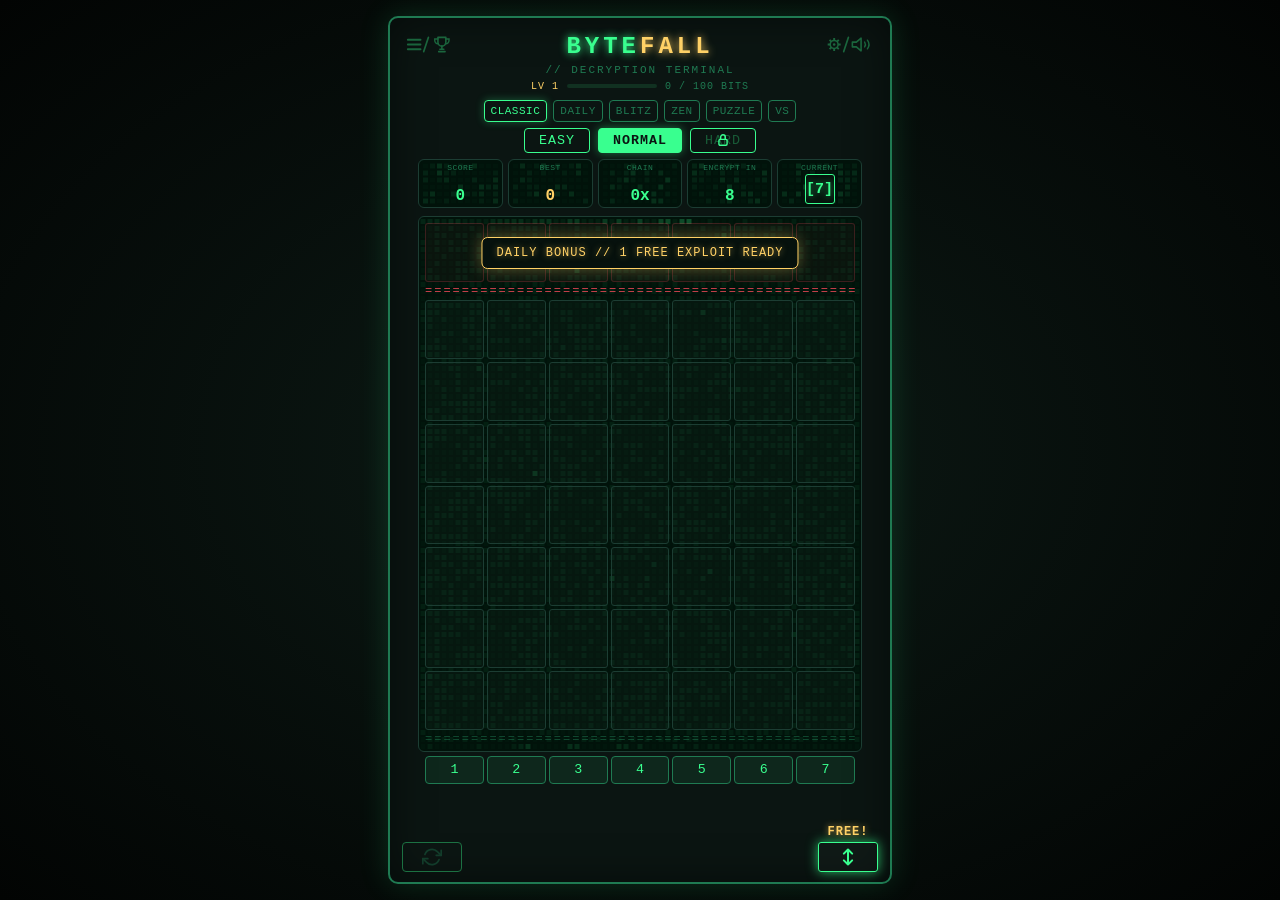
<file: index.html>
<!DOCTYPE html>
<html lang="en">
<head>
<meta charset="UTF-8">
<meta name="viewport" content="width=device-width, initial-scale=1.0">
<meta name="theme-color" content="#020403">
<!-- App view: "Add to Home Screen" opens ByteFall full screen like an app -->
<link rel="manifest" href="manifest.webmanifest">
<link rel="icon" href="assets/icons/icon.svg" type="image/svg+xml">
<link rel="apple-touch-icon" href="assets/icons/apple-touch-icon.png">
<meta name="apple-mobile-web-app-capable" content="yes">
<meta name="mobile-web-app-capable" content="yes">
<meta name="apple-mobile-web-app-status-bar-style" content="black-translucent">
<meta name="apple-mobile-web-app-title" content="ByteFall">
<script>
  // Apply the saved color theme and font before first paint (script.js owns the settings).
  try {
    var theme = localStorage.getItem('bytefall-theme');
    var font = localStorage.getItem('bytefall-font');
    if (['share-tech', 'press-start', 'bitcount', 'bytesized'].indexOf(font) >= 0) document.documentElement.dataset.font = font;
    if (['cipher', 'amber-crt', 'monochrome', 'anaglyph', 'synthwave', 'dot-matrix', 'paper', 'glyph', 'spectrum'].indexOf(theme) >= 0) document.documentElement.dataset.theme = theme;
  } catch (e) {}
</script>
<title>BYTEFALL // decryption terminal</title>
<link rel="stylesheet" href="css/style.css?v=157">
</head>
<body>
  <main class="cabinet">
    <div class="crt">
      <button type="button" id="records-btn" class="records-btn" aria-label="Menu: rules, exploits and records" aria-expanded="false" aria-controls="records">
        <svg viewBox="0 0 60 24" fill="none" xmlns="http://www.w3.org/2000/svg" aria-hidden="true">
          <path d="M2 6 H18 M2 12 H18 M2 18 H18" stroke="currentColor" stroke-width="2.4" stroke-linecap="round"/>
          <path d="M28 3 L22 21" stroke="currentColor" stroke-width="2" stroke-linecap="round"/>
          <g transform="translate(33 0)">
            <path d="M7 3 H17 V9 A5 5 0 0 1 7 9 Z" stroke="currentColor" stroke-width="2" stroke-linejoin="round"/>
            <path d="M7 5 H3 V7 A4 4 0 0 0 7.5 11 M17 5 H21 V7 A4 4 0 0 1 16.5 11" stroke="currentColor" stroke-width="1.8" stroke-linecap="round"/>
            <path d="M12 14 V18 M8 21 H16 M9.5 18 H14.5" stroke="currentColor" stroke-width="2" stroke-linecap="round"/>
          </g>
        </svg>
      </button>
      <div id="records" class="records" hidden>
        <div class="menu-tabs" role="tablist">
          <button type="button" role="tab" data-pane="rules">
            <svg viewBox="0 0 24 24" fill="none" aria-hidden="true"><path d="M6 2 H15 L19 6 V22 H6 Z M15 2 V6 H19 M9 11 H16 M9 14.5 H16 M9 18 H13" stroke="currentColor" stroke-width="1.8" stroke-linejoin="round"/></svg>
            RULES
          </button>
          <button type="button" role="tab" data-pane="records">
            <svg viewBox="0 0 24 24" fill="none" aria-hidden="true"><path d="M7 3 H17 V9 A5 5 0 0 1 7 9 Z" stroke="currentColor" stroke-width="2" stroke-linejoin="round"/><path d="M7 5 H3 V7 A4 4 0 0 0 7.5 11 M17 5 H21 V7 A4 4 0 0 1 16.5 11" stroke="currentColor" stroke-width="1.8" stroke-linecap="round"/><path d="M12 14 V18 M8 21 H16 M9.5 18 H14.5" stroke="currentColor" stroke-width="2" stroke-linecap="round"/></svg>
            RECORDS
          </button>
          <button type="button" role="tab" data-pane="exploits">
            <svg viewBox="0 0 24 24" aria-hidden="true"><path d="M13 2 4 14h7l-1 8 10-13h-7z" fill="currentColor"/></svg>
            EXPLOITS
          </button>
        </div>
        <div class="menu-pane" data-pane="rules">
          <aside class="panel panel-rules" id="rules-panel">
            <h2>RULES</h2>
            <p>Encrypted bits fall into the terminal. Drop each one into a column.</p>
            <p>A bit decrypts when its number matches the length of the unbroken line it sits in, across or down. Decrypting can bring more bits down into new matches for a chain.</p>
            <p>A decrypted bit scores 10 plus its number (a <b>[4]</b> is 14), multiplied by the chain. Blocks wiped out by exploits score a flat 10.</p>
            <p>Encryption layers <b>[=]</b> rise from below <span id="rules-pulse">every 8 drops</span>. Decrypt a bit beside one to peel a layer off; the second peel (<b>[-]</b>) reveals the bit hidden underneath.</p>
            <p>Keep your columns below the <b>========</b> line. If anything is still above it once the decrypting stops, the trace completes and you're caught.</p>
            <p>On <b>Easy</b> and <b>Normal</b>, every 4 bits a single drop decrypts make a <b>NIBBLE</b>, worth 16 bonus points.</p>
            <p><b>Easy</b> shows the next bit, and shorter chains unlock exploits.</p>
            <p><b>Hard</b> is a full byte: an 8&times;8 terminal with bits up to 8, and new layers come faster as your score climbs. Every 8 bits a single drop decrypts make a <b>BYTE</b>, worth 256 bonus points.</p>
            <p class="keys" id="rules-keys">Click a column or press 1&ndash;7 to drop</p>
          </aside>
        </div>
        <div class="menu-pane" data-pane="records">
          <section class="panel panel-records">
            <h2>RECORDS</h2>
            <div class="records-tabs" role="tablist">
              <button type="button" role="tab" data-tab="unlocks">UNLOCKS</button>
              <button type="button" role="tab" data-tab="achievements">ACHIEVEMENTS</button>
              <button type="button" role="tab" data-tab="stats">STATS</button>
            </div>
            <div id="records-body" class="records-body"></div>
          </section>
        </div>
        <div class="menu-pane" data-pane="exploits">
          <aside class="panel panel-hacks" id="hacks-panel">
            <h2>EXPLOITS</h2>
            <p class="slot-info" id="slot-info"></p>
            <p><span id="hack-intro">Chain 5 decrypts in one drop to unlock a random exploit.</span> It waits in the exploit button (lower right): tap it to arm the exploit as your next drop, then drop it like a bit and it runs wherever it lands. Once armed, there's no taking it back.</p>
            <div class="hack-item" data-hack="worm-virus">
              <h3><span class="icon">§</span> WORM VIRUS<span class="combo"></span></h3>
              <p>Burrows down the column it lands in and wipes out every block there.</p>
              <p class="lock-tag"></p>
            </div>
            <div class="hack-item" data-hack="buffer-overflow">
              <h3><span class="icon">+</span> BUFFER OVERFLOW<span class="combo"></span></h3>
              <p>Floods memory: every bit goes up by 1. A bit pushed past <span id="overflow-top">7</span> gets re-encrypted under two layers.</p>
              <p class="lock-tag"></p>
            </div>
            <div class="hack-item" data-hack="trojan">
              <h3><span class="icon">◈</span> TROJAN<span class="combo"></span></h3>
              <p>Slips in quietly, then wipes out every block touching the spot where it lands.</p>
              <p class="lock-tag"></p>
            </div>
            <div class="hack-item" data-hack="rng">
              <h3><span class="icon">?</span> RNG<span class="combo"></span></h3>
              <p>Scrambles every bit to a new random number.</p>
              <p class="lock-tag"></p>
            </div>
            <div class="hack-item" data-hack="bitflip">
              <h3><span class="icon"><svg class="ico" viewBox="0 0 24 24" aria-hidden="true"><path d="M12 3v18M7 8l5-5 5 5M7 16l5 5 5-5"/></svg></span> BITFLIP<span class="combo"></span></h3>
              <p>Turns every column upside down.</p>
              <p class="lock-tag"></p>
            </div>
            <div class="hack-item" data-hack="dictionary-attack">
              <h3><span class="icon">#</span> DICTIONARY ATTACK<span class="combo"></span></h3>
              <p>Throws every known key at the encryption: every layer on the board loses one level at once.</p>
              <p class="lock-tag"></p>
            </div>
            <div class="hack-item" data-hack="keylogger">
              <h3><span class="icon">@</span> KEYLOGGER<span class="combo"></span></h3>
              <p>Records the incoming stream: shows your next 3 bits for the next 10 drops.</p>
              <p class="lock-tag"></p>
            </div>
            <div class="hack-item" data-hack="pivot">
              <h3><span class="icon">&#8646;</span> PIVOT<span class="combo"></span></h3>
              <p>Moves sideways through the network: the column it lands in swaps places with the one beside it. Pick the column, then tap the neighbor (&larr; or &rarr;) to swap with: once picked, you're committed. Edge columns swap with their only neighbor.</p>
              <p class="lock-tag"></p>
            </div>
            <div class="hack-item" data-hack="packet-sniffer">
              <h3><span class="icon">~</span> PACKET SNIFFER<span class="combo"></span></h3>
              <p>Taps the incoming stream: for your next 3 bits, tap CURRENT (or press &uarr; / &darr;) to choose each one's number.</p>
              <p class="lock-tag"></p>
            </div>
            <div class="hack-item" data-hack="logic-bomb">
              <h3><span class="icon">!</span> LOGIC BOMB<span class="combo"></span></h3>
              <p>Lands as a block counting down from 3. Three drops later it detonates, wiping out everything in the 5&times;5 around it.</p>
              <p class="lock-tag"></p>
            </div>
            <div class="hack-item" data-hack="honeypot">
              <h3><span class="icon">&#9678;</span> HONEYPOT<span class="combo"></span></h3>
              <p>Lands as a trap. When a bit next to it decrypts, every bit with that number within 2 cells of the trap decrypts too.</p>
              <p class="lock-tag"></p>
            </div>
            <div class="hack-item" data-hack="backdoor">
              <h3><span class="icon">_</span> BACKDOOR<span class="combo"></span></h3>
              <p>Opens a way in underneath: the entire bottom row is deleted, layers included, and everything drops by one.</p>
              <p class="lock-tag"></p>
            </div>
            <div class="hack-item" data-hack="rainbow-table">
              <h3><span class="icon">*</span> RAINBOW TABLE<span class="combo"></span></h3>
              <p>Looks up the most common number on the board and decrypts every bit showing it.</p>
              <p class="lock-tag"></p>
            </div>
          </aside>
        </div>
      </div>
      <button type="button" id="settings-btn" class="settings-btn" aria-label="Settings and music" aria-expanded="false" aria-controls="settings">
        <svg viewBox="0 0 60 24" fill="none" xmlns="http://www.w3.org/2000/svg" aria-hidden="true">
          <circle cx="10" cy="12" r="5" stroke="currentColor" stroke-width="2"/>
          <circle cx="10" cy="12" r="1.6" fill="currentColor"/>
          <path d="M15 12 L18.2 12 M13.54 15.54 L15.8 17.8 M10 17 L10 20.2 M6.46 15.54 L4.2 17.8 M5 12 L1.8 12 M6.46 8.46 L4.2 6.2 M10 7 L10 3.8 M13.54 8.46 L15.8 6.2" stroke="currentColor" stroke-width="2.4"/>
          <path d="M28 3 L22 21" stroke="currentColor" stroke-width="2" stroke-linecap="round"/>
          <path d="M33 9 H38 L44 4 V20 L38 15 H33 Z" stroke="currentColor" stroke-width="2" stroke-linejoin="round"/>
          <path d="M48.5 9 Q50.5 12 48.5 15" stroke="currentColor" stroke-width="1.8" stroke-linecap="round"/>
          <path d="M52 6.5 Q56 12 52 17.5" stroke="currentColor" stroke-width="1.8" stroke-linecap="round"/>
        </svg>
      </button>
      <div id="settings" class="settings" hidden>
        <p class="settings-title">// SETTINGS</p>
        <div class="settings-row">
          <button type="button" id="sound-btn" class="toggle-btn">SOUND: ON</button>
          <button type="button" id="music-btn" class="toggle-btn">MUSIC: ON</button>
        </div>
        <button type="button" id="buttons-pos-btn" class="toggle-btn on">DROP BUTTONS: BOTTOM</button>
        <button type="button" id="vibrate-btn" class="toggle-btn" hidden>VIBRATION: ON</button>
        <button type="button" id="fullscreen-btn" class="toggle-btn" hidden>FULLSCREEN: OFF</button>
        <p class="settings-note" id="app-note"></p>
        <p class="settings-note">Where the drop buttons sit: under the grid (easier to reach on a phone) or above it.</p>
        <p class="settings-title settings-section">// THEME</p>
        <div id="theme-list" class="theme-list" role="group" aria-label="Color theme"></div>
        <p class="settings-note" id="theme-note"></p>
        <p class="settings-title settings-section">// FONT</p>
        <div id="font-list" class="theme-list font-list" role="group" aria-label="Font"></div>
        <p class="settings-note" id="font-note"></p>
        <p class="settings-title settings-section">// PLAYLIST</p>
        <button type="button" id="viz-toggle" class="viz-toggle">
          <canvas id="playlist-viz" aria-hidden="true"></canvas>
        </button>
        <ol id="playlist-tracks"></ol>
        <div class="settings-options">
          <button type="button" id="play-mode-btn" class="toggle-btn">MODE: REPEAT</button>
          <p class="settings-note">REPEAT loops the track. SEQUENCE and SHUFFLE play each track 4 times, then fade into the next (in order, or at random).</p>
          <button type="button" id="bg-play-btn" class="toggle-btn">BACKGROUND PLAY: OFF</button>
          <p class="settings-note">ON keeps the music going when you switch tabs or apps. OFF pauses it until you come back.</p>
        </div>
      </div>
      <p class="vs-title" aria-hidden="true">VS.<span> CPU</span></p>
      <header>
        <h1>BYTE<span>FALL</span></h1>
        <p class="tagline">// DECRYPTION TERMINAL</p>
        <div class="level-bar" id="level-bar" aria-label="Level and Decryptor rank">
          <span id="level-label">LV 1</span>
          <span class="xp"><i id="xp-fill"></i></span>
          <span id="xp-label">0 / 50 BITS</span>
        </div>
        <div class="modes" role="group" aria-label="Game mode">
          <button data-mode="classic">CLASSIC</button>
          <button data-mode="daily">DAILY</button>
          <button data-mode="blitz">BLITZ</button>
          <button data-mode="zen">ZEN</button>
          <button data-mode="puzzle">PUZZLE</button>
          <button data-mode="vs">VS</button>
        </div>
        <p class="mode-info" id="mode-info" hidden></p>
        <div class="puzzle-nav" id="puzzle-nav" hidden>
          <button type="button" id="puzzle-prev" aria-label="Previous puzzle"><svg class="ico solid" viewBox="0 0 24 24" aria-hidden="true"><path d="M17 4 5 12l12 8z"/></svg></button>
          <span id="puzzle-label">PUZZLE 1 / 30</span>
          <button type="button" id="puzzle-next" aria-label="Next puzzle"><svg class="ico solid" viewBox="0 0 24 24" aria-hidden="true"><path d="M7 4l12 8-12 8z"/></svg></button>
        </div>
        <div class="difficulty" id="daily-kinds" role="group" aria-label="Daily game" hidden>
          <button data-daily="decrypt">DECRYPT</button>
          <button data-daily="puzzle">PUZZLE</button>
          <button data-daily="blitz">BLITZ</button>
          <button data-daily="breach">BREACH</button>
        </div>
        <div class="difficulty" id="difficulty-row" role="group" aria-label="Difficulty">
          <button data-difficulty="easy">EASY</button>
          <button data-difficulty="normal">NORMAL</button>
          <button data-difficulty="hard">HARD</button>
        </div>
      </header>

      <div class="hud">
        <div class="vs-status" id="vs-status"></div>
        <div class="stat" id="score-stat">
          <span class="label">SCORE</span>
          <span class="value" id="score">0</span>
        </div>
        <div class="stat stat-best" id="best-stat">
          <span class="label">BEST</span>
          <span class="value" id="best">0</span>
        </div>
        <div class="stat" id="chain-stat">
          <span class="label">CHAIN</span>
          <span class="value" id="chain">0x</span>
        </div>
        <div class="stat" id="pulse-stat">
          <span class="label" id="pulse-label">ENCRYPT IN</span>
          <span class="value" id="pulse-counter">8</span>
        </div>
        <!-- VS CPU: BOT, the CPU's face (script.js sets its mood) -->
        <div class="stat cpu-face" id="cpu-face" hidden data-mood="idle" data-level="normal" data-bot="bot" aria-hidden="true">
          <svg class="cpu-bot" viewBox="0 0 16 17" shape-rendering="crispEdges">
            <defs>
              <!-- Mosaic filters for switching bots: sample one pixel per 1.5 / 2 unit block, grow it to fill the block -->
              <filter id="bot-pix2" x="-3" y="-3" width="22" height="23" filterUnits="userSpaceOnUse" primitiveUnits="userSpaceOnUse">
                <feFlood x="0" y="0" width="1" height="1" flood-color="#000"/>
                <feComposite width="1.5" height="1.5"/>
                <feTile result="grid"/>
                <feComposite in="SourceGraphic" in2="grid" operator="in"/>
                <feMorphology operator="dilate" radius="0.75"/>
              </filter>
              <filter id="bot-pix4" x="-3" y="-3" width="22" height="23" filterUnits="userSpaceOnUse" primitiveUnits="userSpaceOnUse">
                <feFlood x="0" y="0" width="1" height="1" flood-color="#000"/>
                <feComposite width="2" height="2"/>
                <feTile result="grid"/>
                <feComposite in="SourceGraphic" in2="grid" operator="in"/>
                <feMorphology operator="dilate" radius="1"/>
              </filter>
            </defs>
            <g class="bot-swap">
            <g class="bot">
              <g class="bot-body">
                <g class="shape shape-bot">
                  <rect x="2" y="3" width="12" height="10"/>
                  <g class="arm arm-l"><rect x="0" y="6" width="2" height="1"/><rect x="0" y="9" width="2" height="1"/></g>
                  <g class="arm arm-r"><rect x="14" y="6" width="2" height="1"/><rect x="14" y="9" width="2" height="1"/></g>
                  <rect x="5" y="1" width="1" height="2"/><rect x="10" y="1" width="1" height="2"/>
                </g>
                <g class="shape shape-grifter">
                  <rect x="2" y="3" width="12" height="10"/>
                  <rect class="arm arm-l" x="0" y="7" width="2" height="2"/><rect class="arm arm-r" x="14" y="7" width="2" height="2"/>
                  <rect x="2" y="1" width="1" height="2"/><rect x="3" y="2" width="1" height="1"/>
                  <rect x="13" y="1" width="1" height="2"/><rect x="12" y="2" width="1" height="1"/>
                </g>
                <g class="shape shape-bunker">
                  <rect x="1" y="4" width="14" height="9"/>
                  <rect x="3" y="2" width="10" height="2"/>
                  <rect class="arm arm-l" x="0" y="8" width="1" height="3"/><rect class="arm arm-r" x="15" y="8" width="1" height="3"/>
                </g>
                <g class="shape shape-glitch">
                  <rect class="slice slice-a" x="2" y="3" width="12" height="3"/>
                  <rect class="slice slice-b" x="2" y="6" width="12" height="4"/>
                  <rect class="slice slice-c" x="2" y="10" width="12" height="3"/>
                  <rect class="arm arm-l" x="0" y="5" width="2" height="1"/><rect class="arm arm-r" x="14" y="10" width="2" height="1"/>
                  <rect x="8" y="1" width="1" height="2"/>
                </g>
                <rect x="4" y="13" width="1" height="2" class="leg leg-a"/><rect x="6" y="13" width="1" height="2" class="leg leg-b"/>
                <rect x="9" y="13" width="1" height="2" class="leg leg-a"/><rect x="11" y="13" width="1" height="2" class="leg leg-b"/>
              </g>
              <g class="bot-face">
                <g class="eyes eyes-open"><rect x="5" y="6" width="2" height="2"/><rect x="9" y="6" width="2" height="2"/></g>
                <g class="eyes eyes-happy"><rect x="5" y="7" width="1" height="1"/><rect x="6" y="6" width="1" height="1"/><rect x="7" y="7" width="1" height="1"/><rect x="8" y="7" width="1" height="1"/><rect x="9" y="6" width="1" height="1"/><rect x="10" y="7" width="1" height="1"/></g>
                <g class="eyes eyes-x"><rect x="5" y="5" width="1" height="1"/><rect x="7" y="5" width="1" height="1"/><rect x="6" y="6" width="1" height="1"/><rect x="5" y="7" width="1" height="1"/><rect x="7" y="7" width="1" height="1"/><rect x="9" y="5" width="1" height="1"/><rect x="11" y="5" width="1" height="1"/><rect x="10" y="6" width="1" height="1"/><rect x="9" y="7" width="1" height="1"/><rect x="11" y="7" width="1" height="1"/></g>
                <g class="eyes eyes-squint"><rect x="5" y="7" width="2" height="1"/><rect x="9" y="7" width="2" height="1"/></g>
                <g class="eyes eyes-hit"><rect x="5" y="5" width="1" height="1"/><rect x="6" y="6" width="1" height="1"/><rect x="5" y="7" width="1" height="1"/><rect x="10" y="5" width="1" height="1"/><rect x="9" y="6" width="1" height="1"/><rect x="10" y="7" width="1" height="1"/></g>
                <g class="eyes eyes-wide"><rect x="5" y="5" width="2" height="3"/><rect x="9" y="5" width="2" height="3"/></g>
                <g class="eyes eyes-devious"><rect x="4" y="5" width="3" height="1"/><rect x="11" y="4" width="1" height="1"/><rect x="10" y="5" width="1" height="1"/><rect x="5" y="7" width="2" height="1"/><rect x="9" y="7" width="2" height="1"/></g>
                <g class="eyes eyes-annoyed"><rect x="4" y="7" width="3" height="1"/><rect x="9" y="7" width="3" height="1"/></g>
                <g class="eyes eyes-angry"><rect x="4" y="5" width="1" height="1"/><rect x="5" y="6" width="2" height="1"/><rect x="5" y="7" width="2" height="1"/><rect x="11" y="5" width="1" height="1"/><rect x="9" y="6" width="2" height="1"/><rect x="9" y="7" width="2" height="1"/></g>
                <rect class="mouth mouth-open" x="7" y="10" width="2" height="1"/>
                <rect class="mouth mouth-smirk" x="8" y="10" width="3" height="1"/>
                <rect class="mouth mouth-flat" x="6" y="10" width="4" height="1"/>
                <g class="mouth mouth-smile"><rect x="5" y="10" width="1" height="1"/><rect x="6" y="11" width="4" height="1"/><rect x="10" y="10" width="1" height="1"/></g>
                <g class="mouth mouth-frown"><rect x="5" y="11" width="1" height="1"/><rect x="6" y="10" width="4" height="1"/><rect x="10" y="11" width="1" height="1"/></g>
                <rect class="mouth mouth-under" x="7" y="11" width="2" height="1"/>
                <g class="mouth mouth-grin"><rect x="4" y="9" width="1" height="1"/><rect x="5" y="10" width="6" height="1"/><rect x="11" y="9" width="1" height="1"/></g>
                <g class="mouth mouth-teeth"><rect x="5" y="10" width="6" height="2"/></g>
              </g>
              <rect class="sweat" x="13" y="3" width="1" height="2"/>
              <g class="teeth"><rect x="6" y="10" width="1" height="1"/><rect x="8" y="10" width="1" height="1"/><rect x="10" y="10" width="1" height="1"/><rect x="7" y="11" width="1" height="1"/><rect x="9" y="11" width="1" height="1"/></g>
            </g>
            </g>
          </svg>
          <span class="bot-say" id="bot-say">READY</span>
        </div>
        <!-- VS CPU: the opponent's board (press and hold to see it full size over yours) -->
        <div class="stat cpu-stat" id="cpu-stat" hidden title="Press and hold to see the CPU's board full size">
          <span class="label" id="cpu-label">CPU</span>
          <div class="cpu-grid" id="cpu-grid" aria-label="The CPU's board"></div>
        </div>
        <div class="stat" id="time-stat" hidden>
          <span class="label" id="time-label">TIME</span>
          <span class="value" id="time-left">2:00</span>
        </div>
        <!-- CURRENT and NEXT wrap together, so on narrow screens they share a row with CURRENT biggest -->
        <div class="hud-bits" id="hud-bits">
          <div class="stat stat-current">
            <span class="label" id="current-label">CURRENT</span>
            <div class="bit-sq" id="current-piece">?</div>
          </div>
          <div class="stat" id="next-stat" hidden>
            <span class="label" id="next-label">NEXT</span>
            <div class="bit-row" id="next-piece"></div>
          </div>
        </div>
      </div>

      <div class="board-wrap">
        <div class="board-frame">
          <canvas id="board-bg" aria-hidden="true"></canvas>
          <div id="board" class="board"></div>
          <div class="incoming" id="incoming" hidden></div>
          <div class="board cpu-full" id="cpu-full" hidden aria-hidden="true"></div>
          <!-- VS CPU: pick the opponent, then START (it bursts apart; it comes back after the match) -->
          <div class="vs-setup" id="vs-setup" hidden>
            <canvas class="vs-setup-bg" id="vs-setup-bg" aria-hidden="true"></canvas>
            <p class="vs-setup-msg" id="vs-setup-msg" aria-live="polite"></p>
            <p class="vs-setup-title">// VS CPU</p>
            <p class="vs-setup-note">Your chains send encrypted blocks onto the CPU's board; its chains send them onto yours. First to overflow loses. Press and hold the CPU's board to see it full size.</p>
          <div class="difficulty vs-bots" id="vs-bots" role="group" aria-label="Opponent">
            <button data-bot="bot">BOT</button>
            <button data-bot="grifter">GRIFTER</button>
            <button data-bot="bunker">BUNKER</button>
            <button data-bot="glitch">GLITCH</button>
          </div>
          <div class="difficulty" id="vs-levels" role="group" aria-label="CPU level">
            <button data-vs="easy">EASY</button>
            <button data-vs="normal">NORMAL</button>
            <button data-vs="hard">HARD</button>
            <button data-vs="insane">INSANE</button>
          </div>
          <div class="difficulty" id="vs-layers-row">
            <button type="button" id="vs-layers-btn">ENCRYPTED LAYERS: ON</button>
          </div>
          <div class="difficulty" id="vs-exploits-row">
            <button type="button" id="vs-exploits-btn">EXPLOITS: OFF</button>
          </div>
          <button type="button" class="vs-start" id="vs-start">START</button>
          </div>
        </div>
        <div id="column-buttons" class="column-buttons"></div>
      </div>

      <div class="message-slot">
        <div id="message" class="message hidden"></div>
      </div>

      <!-- Lower corners: RESTART (QUIT in VS) during a session, and the exploit button -->
      <button type="button" class="corner-btn restart-icon" id="restart-btn" aria-label="Restart" title="Restart (press twice)" hidden>
        <svg viewBox="0 0 24 24" fill="none" stroke="currentColor" stroke-width="2" stroke-linecap="round" stroke-linejoin="round" xmlns="http://www.w3.org/2000/svg" aria-hidden="true">
          <path d="M23 4v6h-6"/>
          <path d="M1 20v-6h6"/>
          <path d="M3.5 9a9 9 0 0 1 14.9-3.4L23 10"/>
          <path d="M1 14l4.6 4.4A9 9 0 0 0 20.5 15"/>
        </svg>
      </button>
      <button type="button" class="corner-btn quit-icon" id="vs-quit" aria-label="Quit VS" title="Quit (press twice)" hidden>
        <svg viewBox="0 0 24 24" fill="none" xmlns="http://www.w3.org/2000/svg" aria-hidden="true">
          <path d="M14 4H5v16h9" stroke="currentColor" stroke-width="2" stroke-linejoin="round"/>
          <path d="M10 12h11M17 8l4 4-4 4" stroke="currentColor" stroke-width="2" stroke-linecap="round" stroke-linejoin="round"/>
        </svg>
      </button>
      <a class="dev-badge" id="dev-badge" href="dev-tools/audio.html#dev" hidden>DEV // EVERYTHING UNLOCKED</a>
      <button type="button" class="corner-btn exploit-icon" id="exploit-btn" aria-label="Exploits">
        <span class="exploit-glyph" id="exploit-glyph"></span>
        <span class="exploit-count" id="exploit-count" hidden></span>
        <span class="exploit-free" id="exploit-free" hidden>FREE!</span>
      </button>
    </div>


  </main>

  <footer>
    <div class="footer-text">
      <p>BYTEFALL · &copy; 2026 <span>EmptyFishTank-JB</span></p>
      <p class="footer-meta">
        <span class="meta-item">Updated <span id="updatedInfo">&mdash;</span></span>
        <span class="meta-item">Commit <span id="commitInfo">&mdash;</span></span>
      </p>
      <p class="accent">// Inspired by Blockchain from Arcade Paradise</p>
    </div>
    <a class="dev-link" href="dev-tools/audio.html" title="Dev tools: audio compendium">&lt;/&gt; DEV</a>
  </footer>

  <canvas id="board-fx" aria-hidden="true"></canvas>
  <div id="toast" class="toast" role="status" hidden></div>

  <div id="game-over" class="overlay hidden">
    <div class="overlay-box">
      <h2 id="overlay-title">TRACE COMPLETE</h2>
      <p class="overlay-sub" id="overlay-sub">They found you.</p>
      <p>Final score: <span id="final-score">0</span></p>
      <p class="overlay-note" id="overlay-note" hidden></p>
      <p id="new-best" class="new-best" hidden>NEW HIGH SCORE</p>
      <button id="overlay-restart-btn">NEW SESSION</button>
      <button id="overlay-share-btn" class="overlay-share-btn" hidden>SHARE</button>
    </div>
  </div>

  <script src="js/unlocks.js?v=157"></script>
  <script src="js/progress.js?v=157"></script>
  <script src="js/sfx.js?v=157"></script>
  <script src="js/music/music-bytefall-theme.js?v=157"></script>
  <script src="js/music/music-sleep-mode.js?v=157"></script>
  <script src="js/music/music-brute-force.js?v=157"></script>
  <script src="js/music/music-deep-web.js?v=157"></script>
  <script src="js/music/music-zero-day.js?v=157"></script>
  <script src="js/music/music-system-restore.js?v=157"></script>
  <script src="js/music/music-night-drive.js?v=157"></script>
  <script src="js/music/music-standby-mode.js?v=157"></script>
  <script src="js/music/music-core-dump.js?v=157"></script>
  <script src="js/music/music-handshake.js?v=157"></script>
  <script src="js/music/music.js?v=157"></script>
  <script src="js/data/puzzles.js?v=157"></script>
  <script src="js/data/daily-puzzles.js?v=157"></script>
  <script src="js/cpu.js?v=157"></script>
  <script src="js/fx.js?v=157"></script>
  <script src="js/viz.js?v=157"></script>
  <script src="js/script.js?v=157"></script>
  <script src="js/grid-bg.js?v=157"></script>
</body>
</html>
</file>
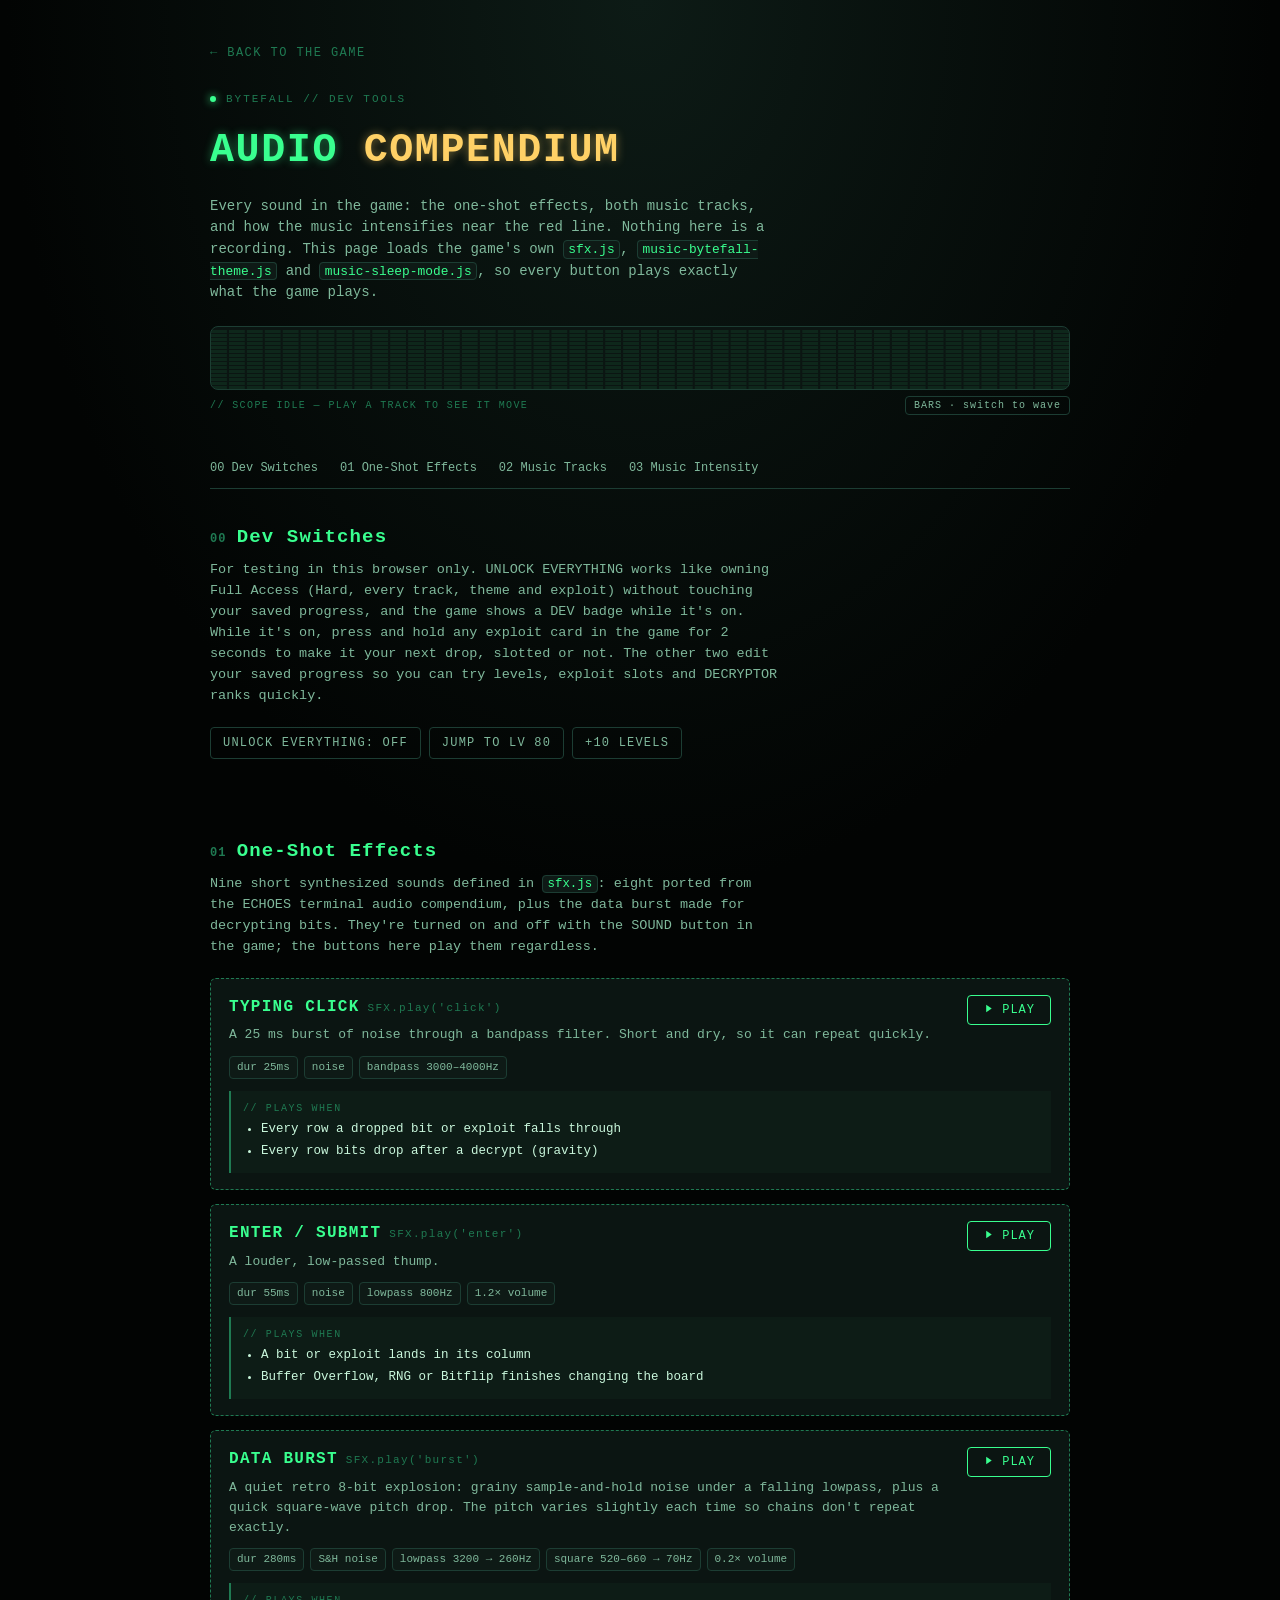
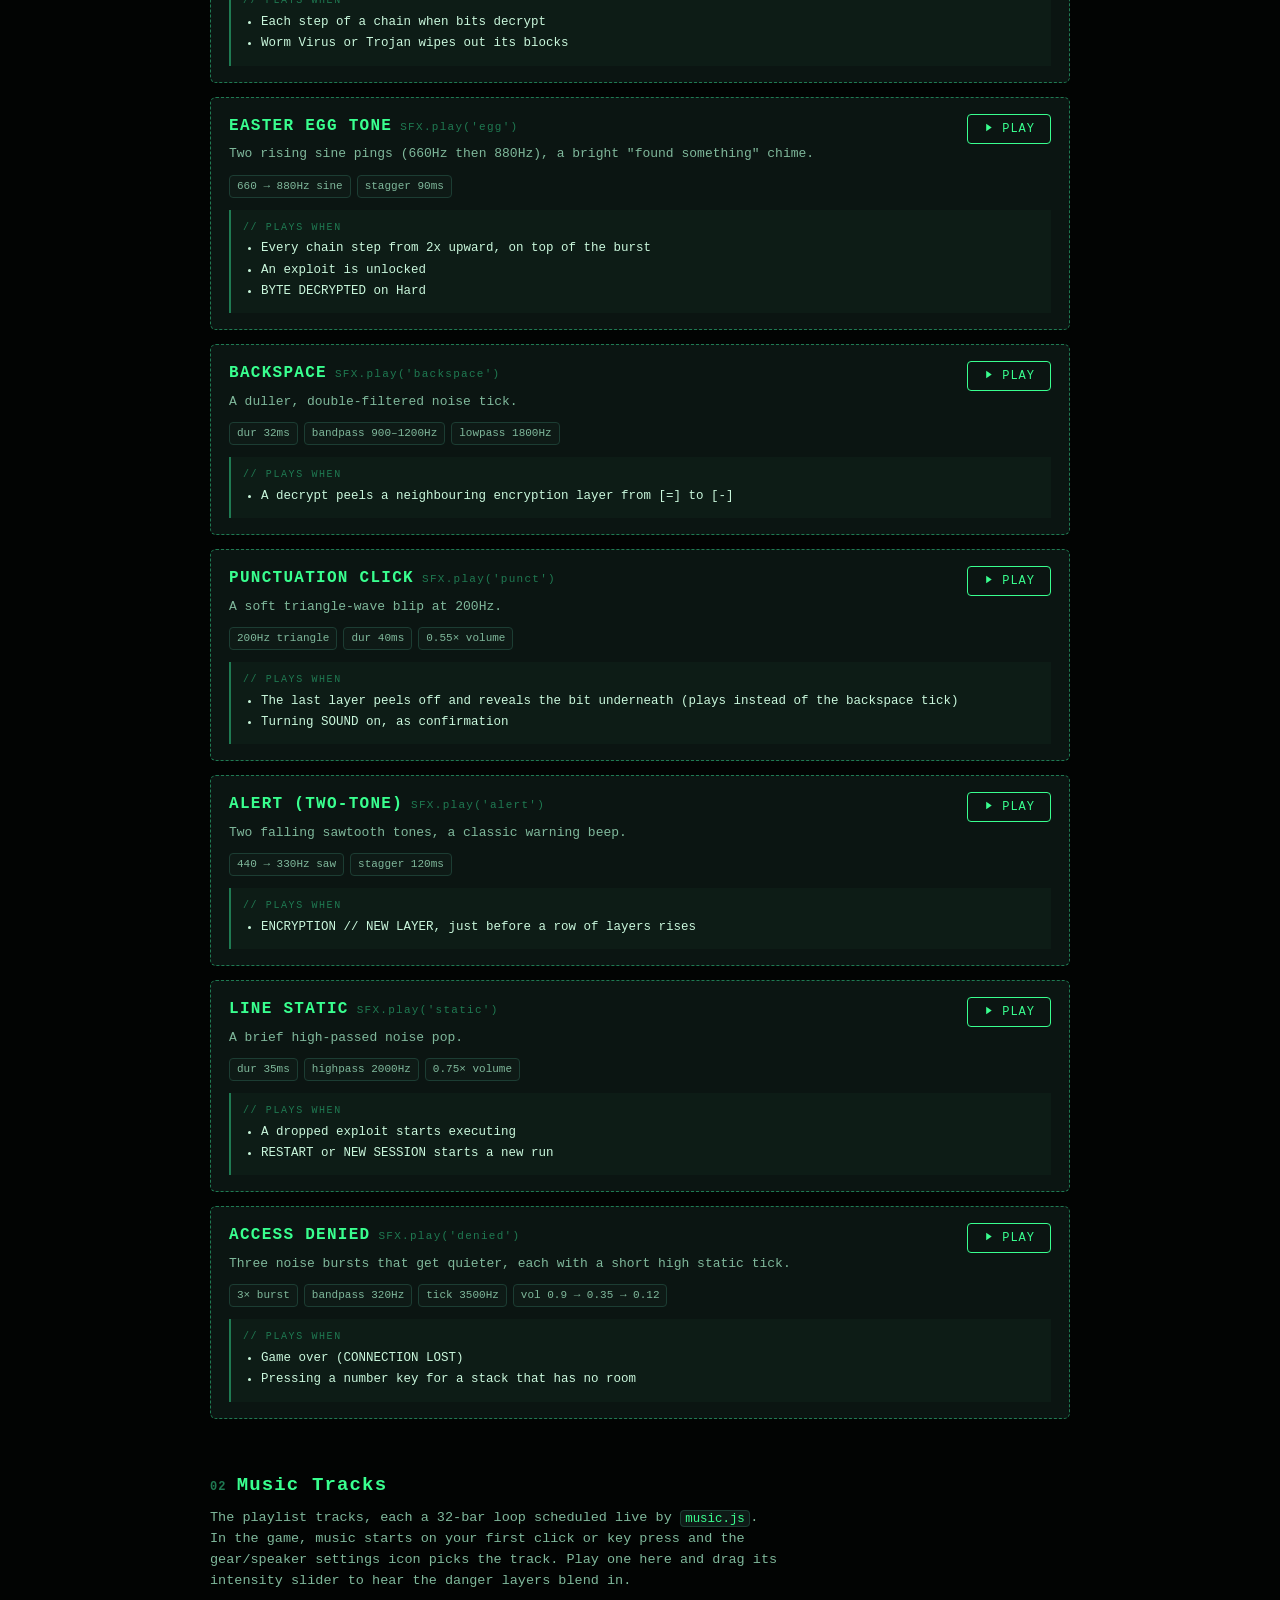
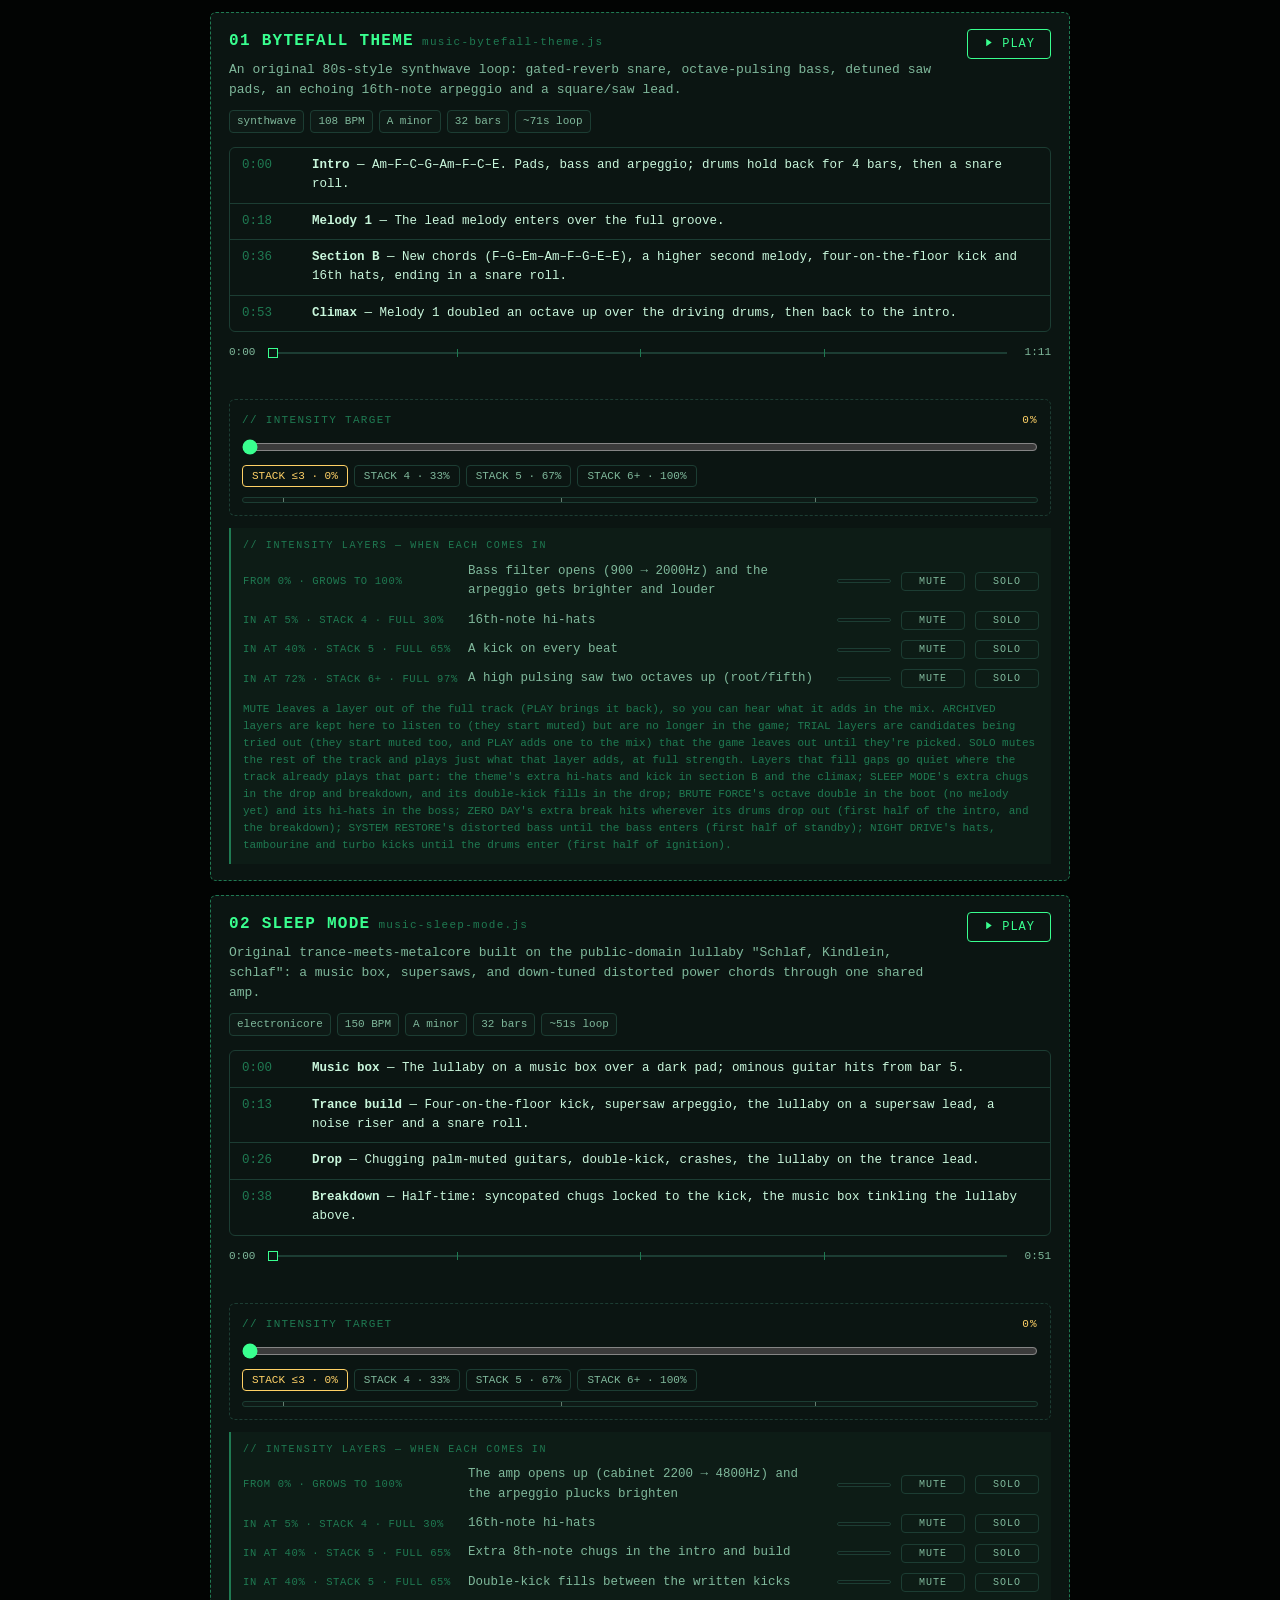
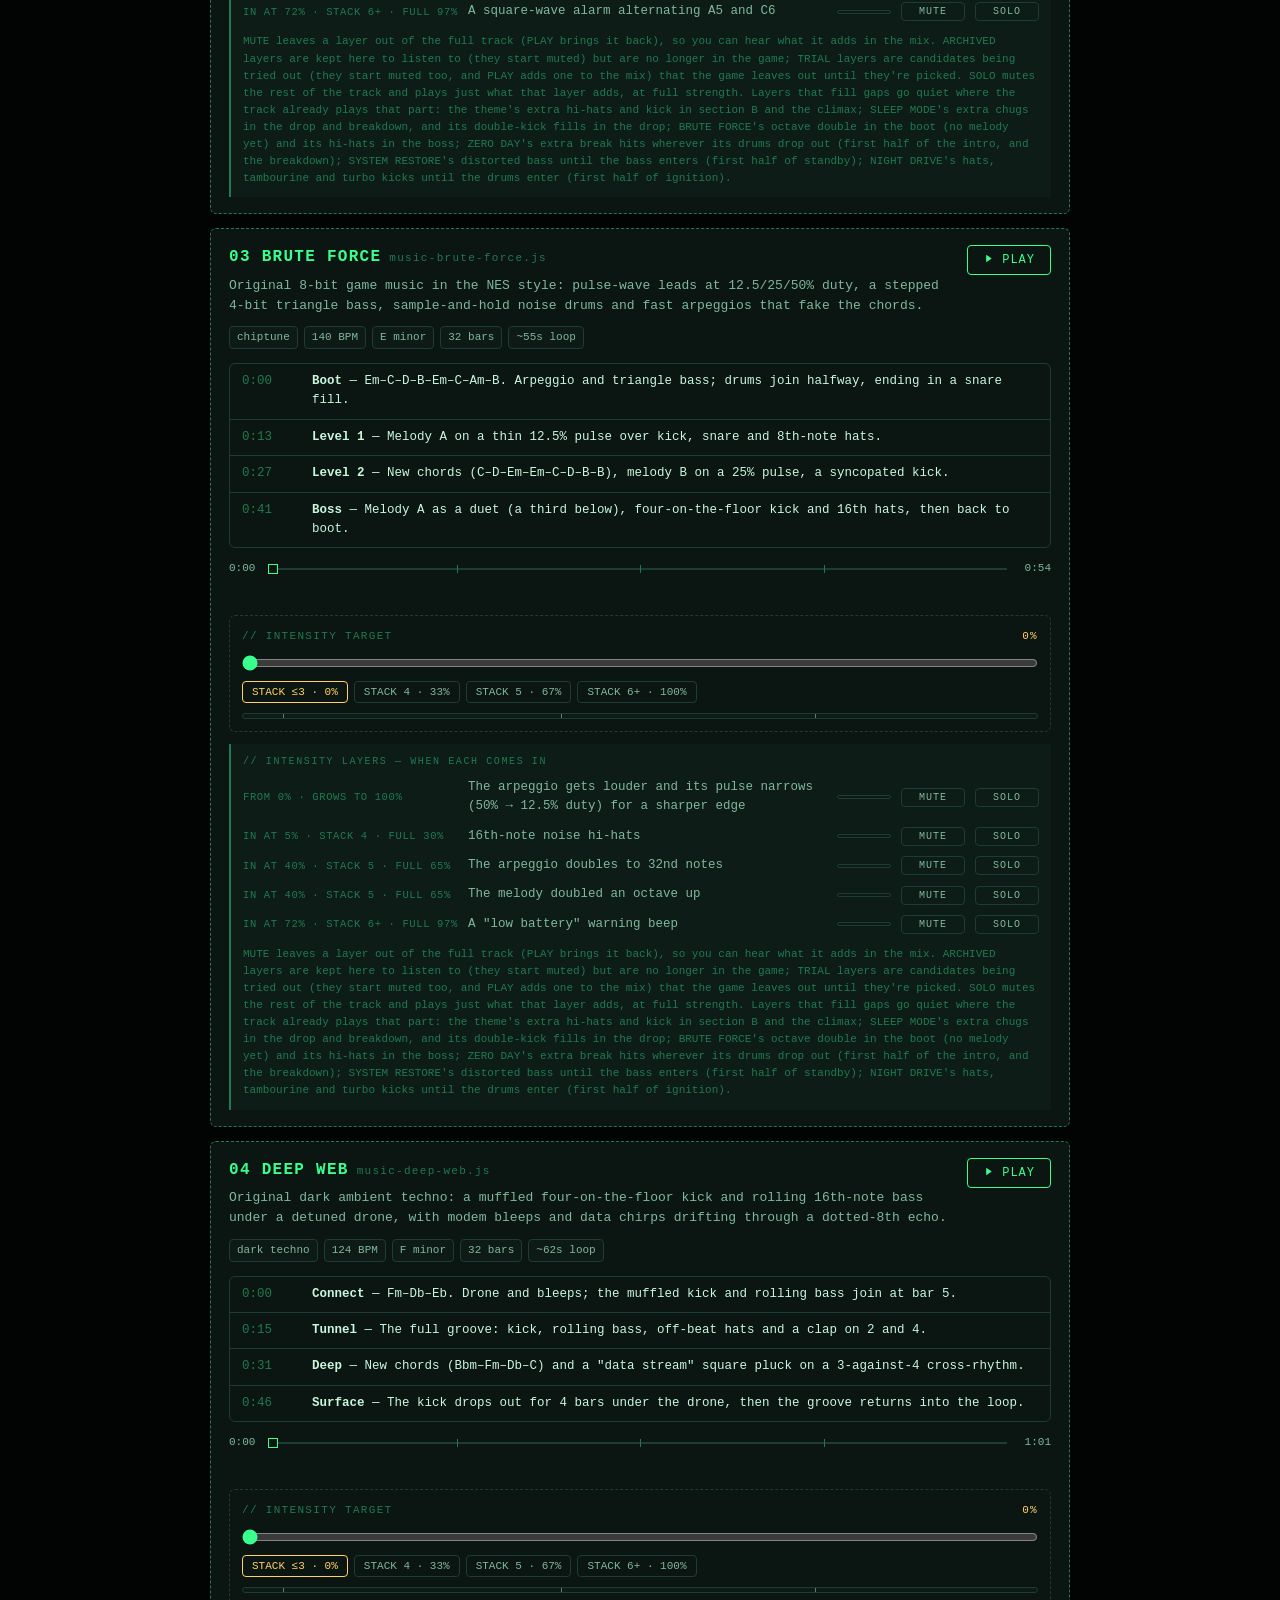
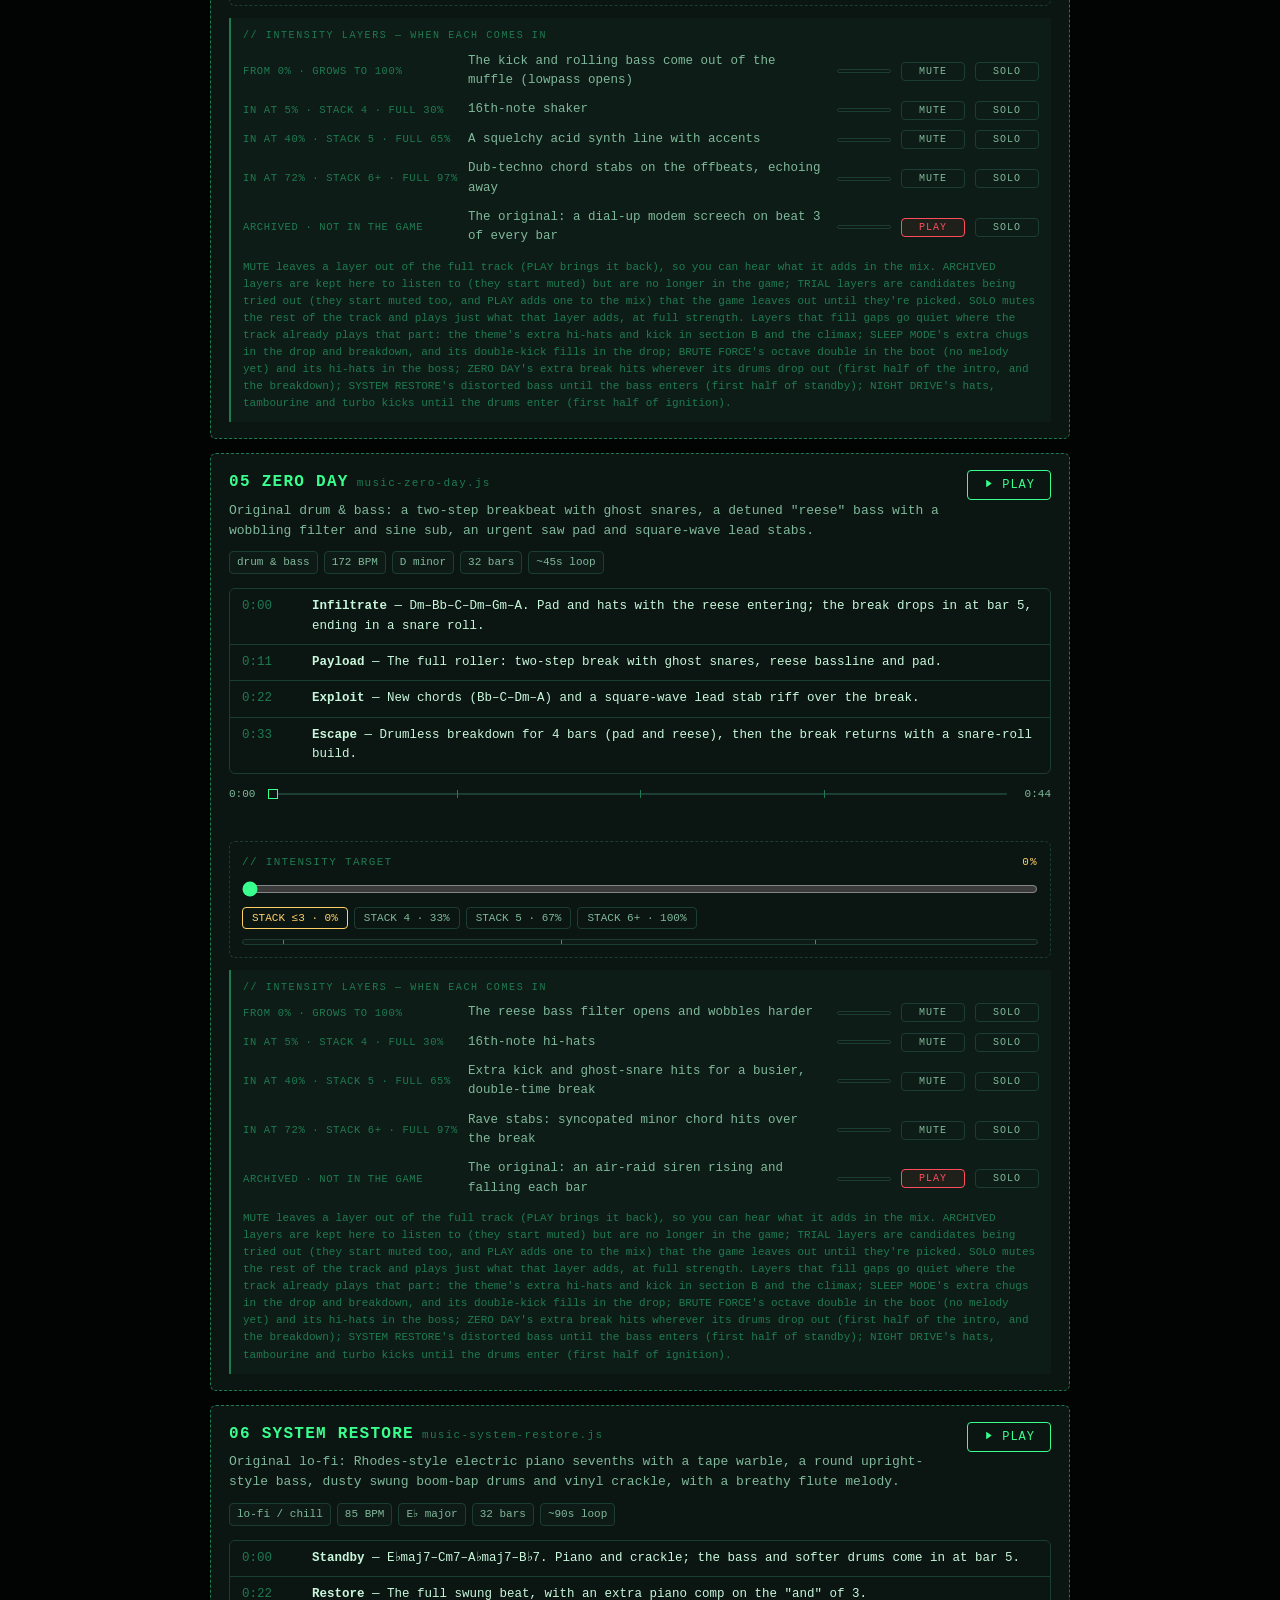
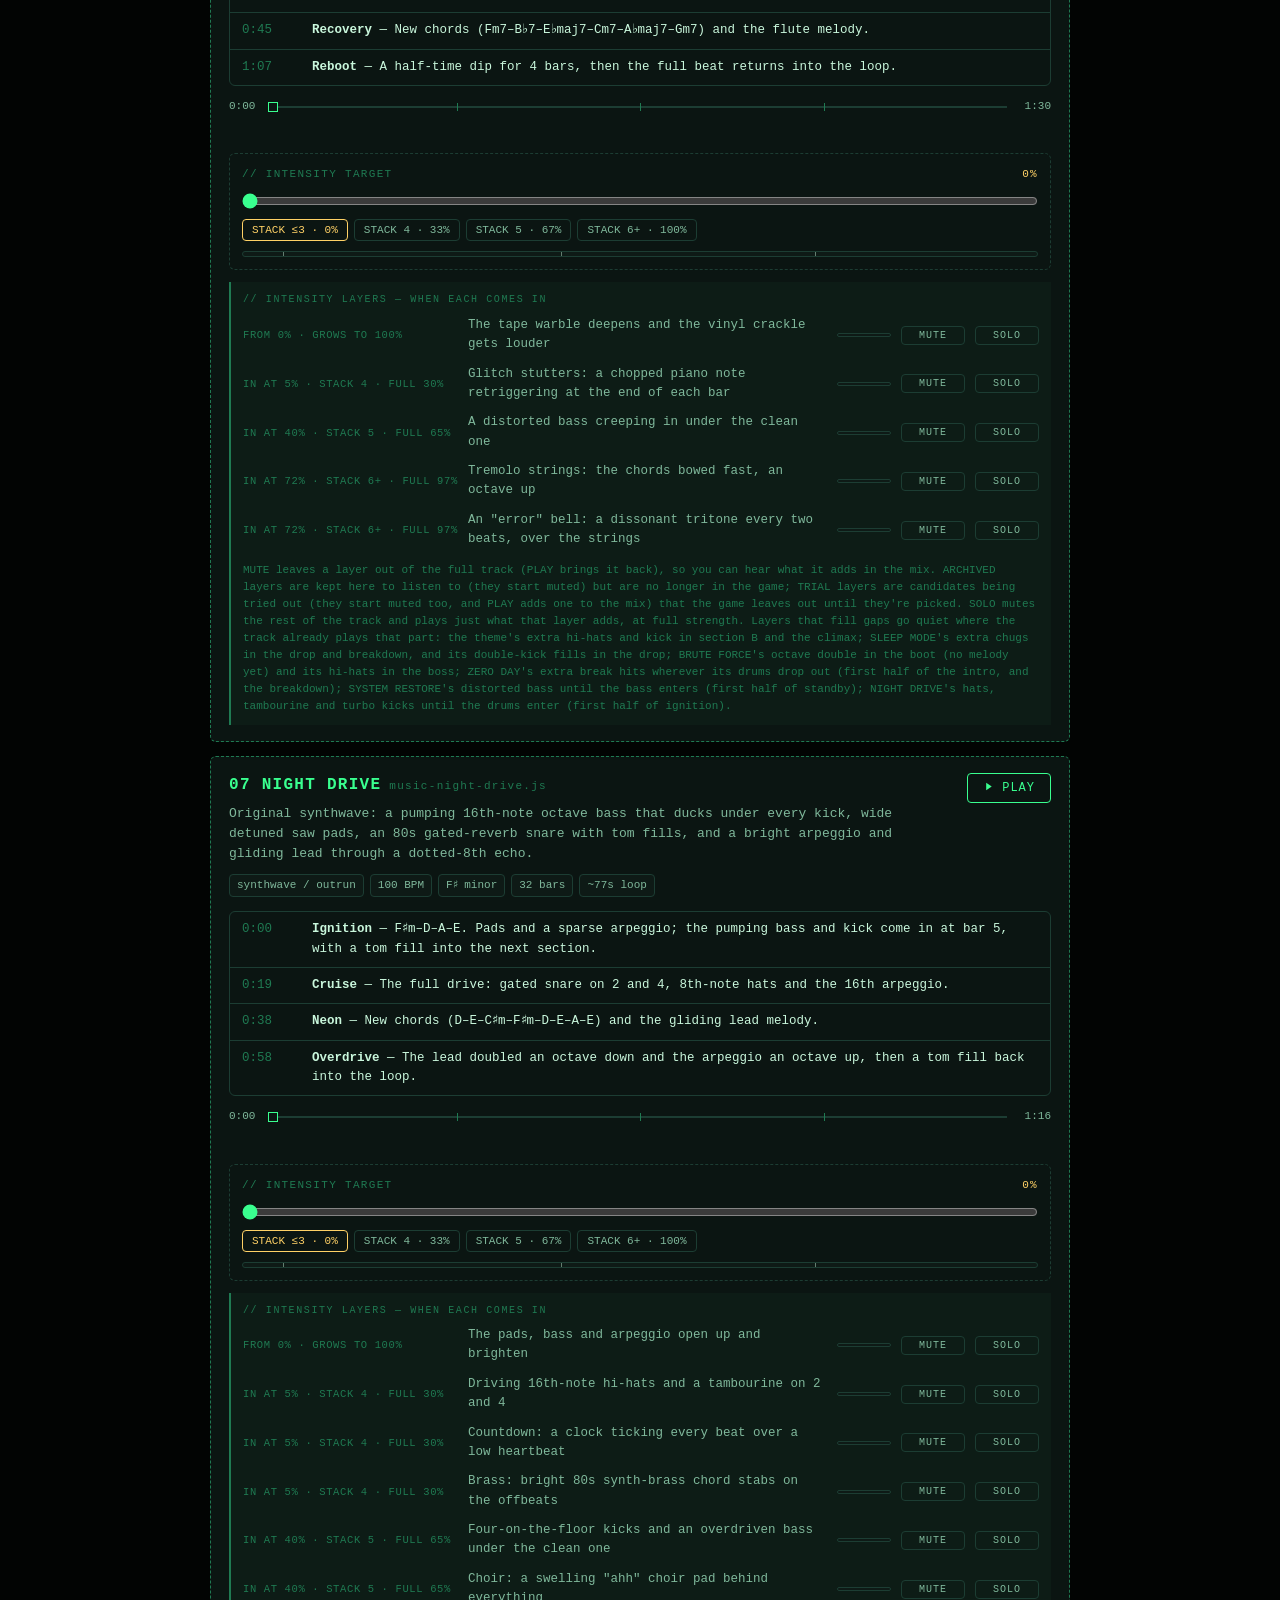
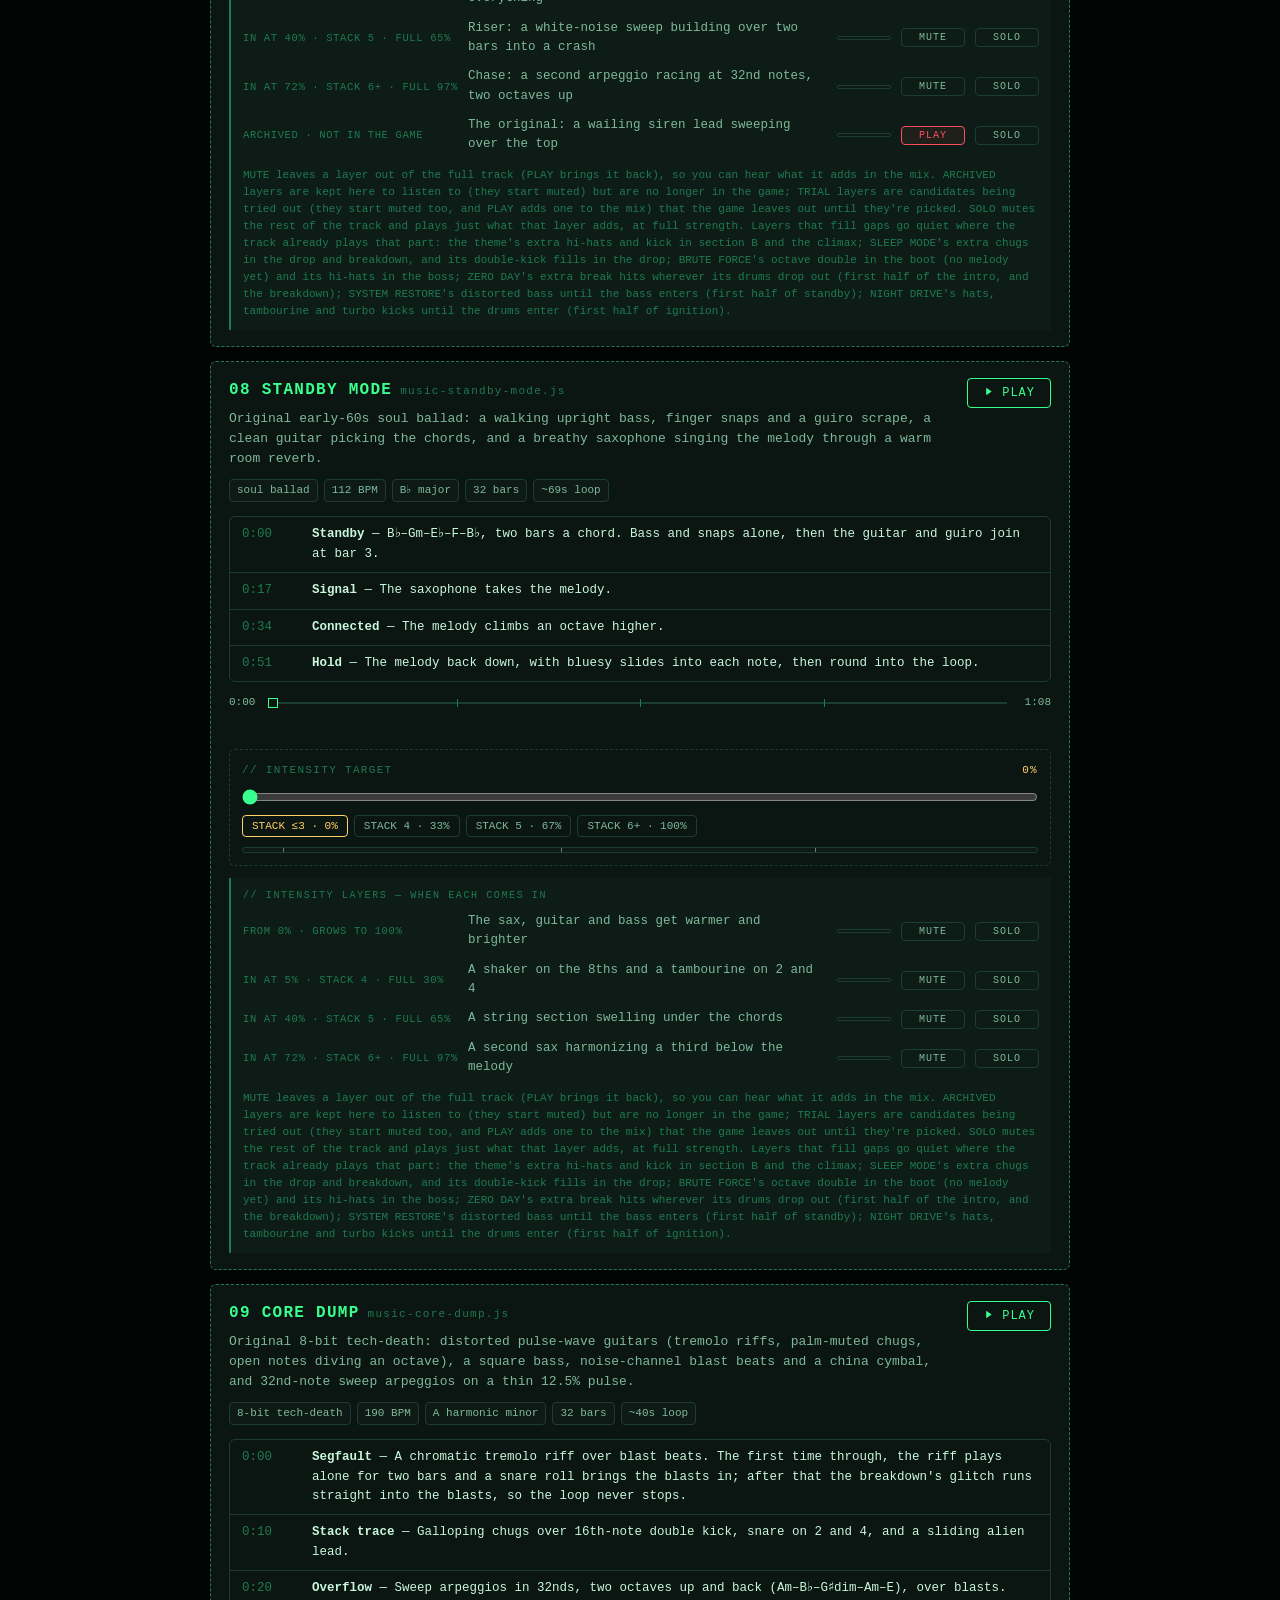
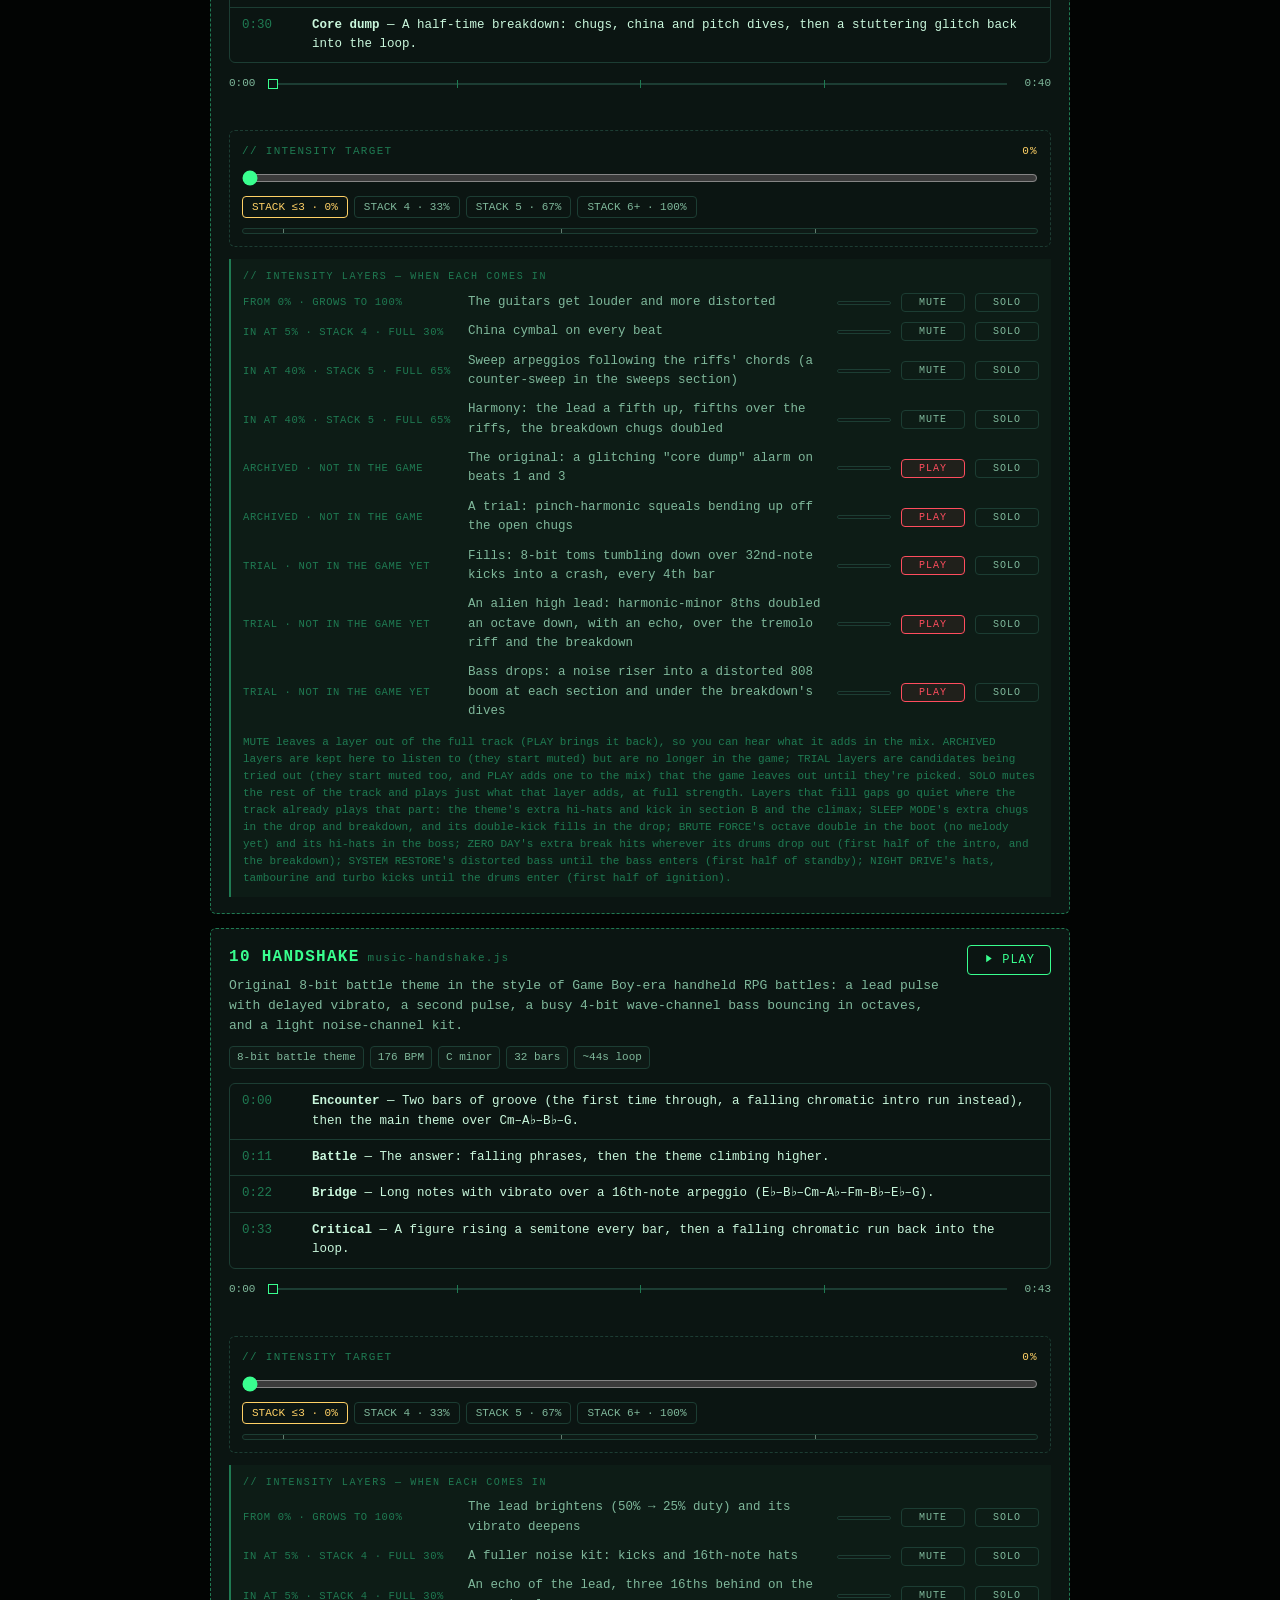
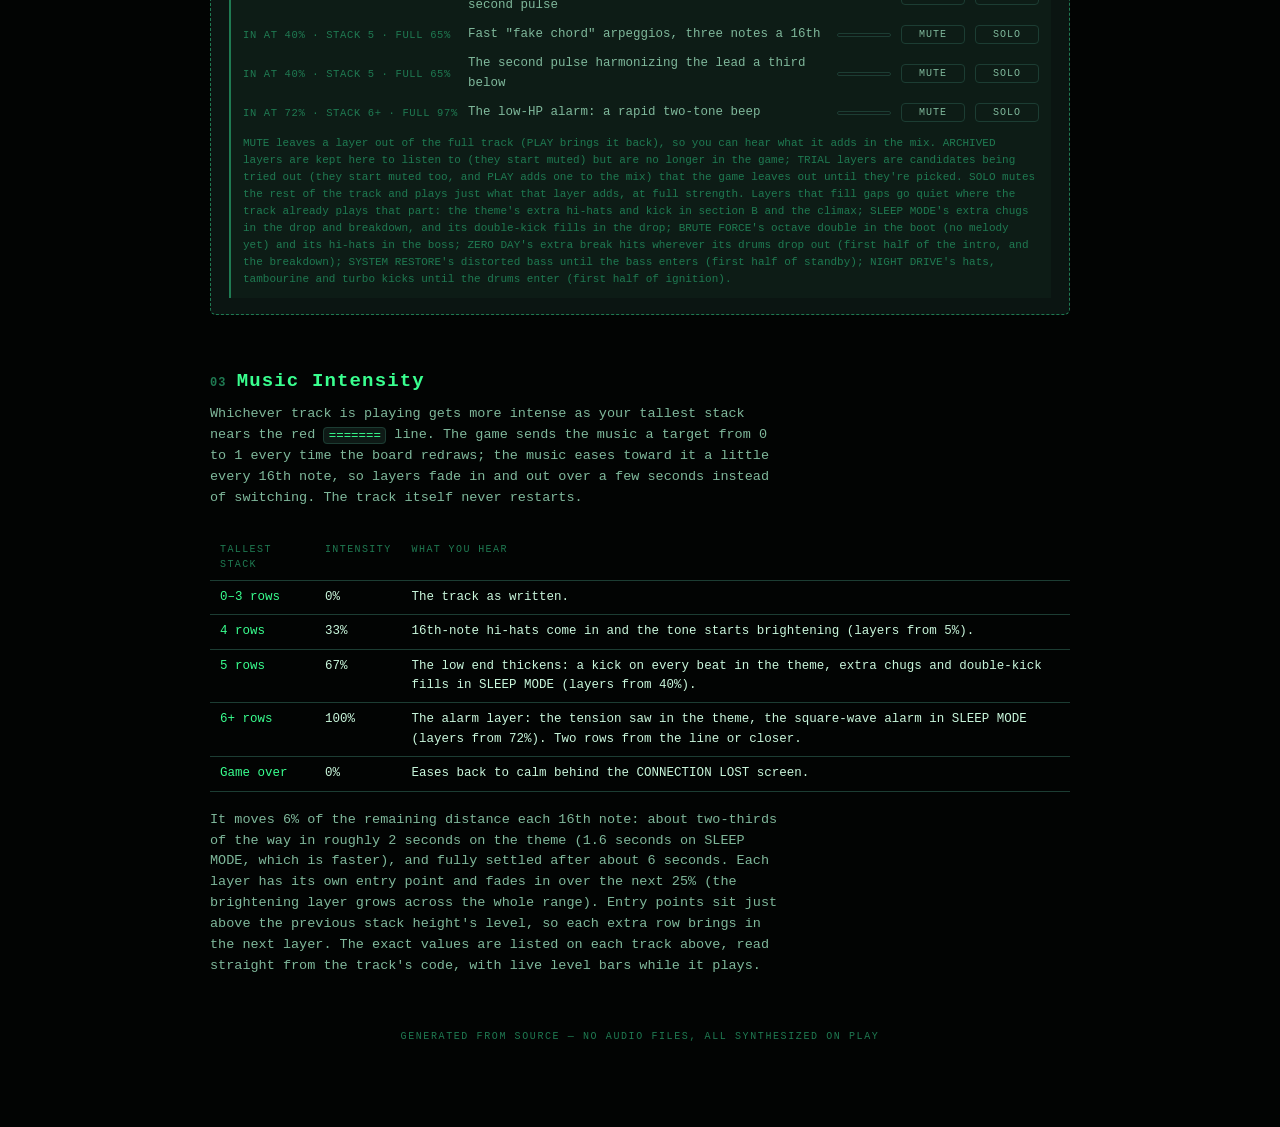
<file: dev-tools/audio.html>
<!DOCTYPE html>
<html lang="en">
<head>
<meta charset="UTF-8">
<meta name="viewport" content="width=device-width, initial-scale=1.0">
<meta name="theme-color" content="#020403">
<title>Audio Compendium // BYTEFALL</title>
<style>
  /* The game's chosen font (SETTINGS → FONT) applies here too; same scaling as style.css */
  @font-face { font-family: 'Share Tech Mono'; src: url('../assets/fonts/share-tech-mono.woff2') format('woff2'); font-display: swap; size-adjust: 111%; }
  @font-face { font-family: 'Press Start 2P'; src: url('../assets/fonts/press-start-2p.woff2') format('woff2'); font-display: swap; size-adjust: 62%; }
  @font-face { font-family: 'Bitcount Single'; src: url('../assets/fonts/bitcount-single.woff2') format('woff2'); font-display: swap; }
  @font-face { font-family: 'Bytesized'; src: url('../assets/fonts/bytesized.woff2') format('woff2'); font-display: swap; size-adjust: 120%; }
</style>
<script>
  try {
    var FONTS = { 'share-tech': "'Share Tech Mono'", 'press-start': "'Press Start 2P'", bitcount: "'Bitcount Single'", bytesized: "'Bytesized'" };
    var font = FONTS[localStorage.getItem('bytefall-font')];
    if (font) document.documentElement.style.setProperty('--game-font', font + ", 'Courier New', Courier, monospace");
  } catch (e) {}
</script>
<style>
  :root {
    --bg: #020403;
    --panel: #0b1512;
    --panel-2: #0e1a16;
    --line: #1c3d33;
    --green: #39ff8f;
    --green-dim: #1f7a52;
    --text: #c9f7dc;
    --text-dim: #7fb89b;
    --amber: #ffd166;
    --red: #ff4d5e;
    --mono: var(--game-font, 'Courier New', Courier, monospace);
  }

  * { box-sizing: border-box; }
  html, body { margin: 0; }
  body {
    background: radial-gradient(ellipse at top, #0d1b16 0%, #020403 70%);
    background-color: var(--bg);
    background-attachment: fixed;
    color: var(--text);
    font-family: var(--mono);
    line-height: 1.55;
  }

  .wrap { max-width: 900px; margin: 0 auto; padding: 40px 20px 80px; }

  .back {
    display: inline-block;
    margin-bottom: 28px;
    color: var(--green-dim);
    text-decoration: none;
    font-size: 12px;
    letter-spacing: 0.12em;
  }
  .back:hover { color: var(--green); }

  /* hero */
  .eyebrow {
    display: flex; align-items: center; gap: 10px;
    font-size: 11px; letter-spacing: 0.18em; color: var(--green-dim); margin-bottom: 12px;
  }
  .eyebrow .dot { width: 6px; height: 6px; border-radius: 50%; background: var(--green); box-shadow: 0 0 8px var(--green); }
  h1 {
    margin: 0 0 14px;
    font-size: clamp(28px, 5vw, 40px);
    letter-spacing: 0.04em;
    color: var(--green);
    text-shadow: 0 0 10px rgba(57, 255, 143, 0.45);
  }
  h1 span { color: var(--amber); text-shadow: 0 0 10px rgba(255, 209, 102, 0.45); }
  .lede { color: var(--text-dim); max-width: 66ch; margin: 0 0 22px; font-size: 14px; }
  code { color: var(--green); background: var(--panel-2); border: 1px solid var(--line); border-radius: 4px; padding: 0.05em 0.35em; font-size: 0.92em; }
  .wf-strip {
    height: 64px; border: 1px solid var(--line); border-radius: 8px; overflow: hidden;
    background: var(--panel);
  }
  .wf-strip { cursor: pointer; }
  .wf-strip:hover { border-color: var(--green-dim); }
  .wf-strip canvas { display: block; width: 100%; height: 100%; }
  .wf-row { display: flex; justify-content: space-between; align-items: center; gap: 10px; margin-top: 6px; }
  .wf-label { font-size: 10px; letter-spacing: 0.14em; color: var(--green-dim); }
  .viz-mode {
    background: transparent; border: 1px solid var(--line); color: var(--text-dim);
    font-family: inherit; font-size: 10px; letter-spacing: 0.1em; padding: 3px 8px; border-radius: 4px; cursor: pointer; white-space: nowrap;
  }
  .viz-mode:hover { border-color: var(--green-dim); color: var(--green); }

  /* nav */
  .tocnav { display: flex; flex-wrap: wrap; gap: 4px 22px; border-bottom: 1px solid var(--line); margin: 36px 0 34px; font-size: 12px; }
  .tocnav a { color: var(--text-dim); text-decoration: none; padding: 8px 0; border-bottom: 2px solid transparent; }
  .tocnav a:hover { color: var(--green); border-bottom-color: var(--green-dim); }

  section { margin-bottom: 52px; scroll-margin-top: 16px; }
  h2 { display: flex; align-items: baseline; gap: 10px; margin: 0 0 8px; font-size: 19px; color: var(--green); letter-spacing: 0.06em; }
  .sec-num { font-size: 12px; color: var(--green-dim); }
  .sec-desc { color: var(--text-dim); font-size: 13.5px; max-width: 70ch; margin: 0 0 20px; }

  /* cards */
  .card {
    background: var(--panel);
    border: 1px dashed var(--green-dim);
    border-radius: 6px;
    padding: 16px 18px;
    margin-bottom: 14px;
  }
  .card-top { display: flex; align-items: flex-start; gap: 14px; }
  .card-main { flex: 1; min-width: 0; }
  .card-name { font-weight: bold; color: var(--green); letter-spacing: 0.08em; }
  .card-id { font-size: 11px; color: var(--green-dim); margin-left: 8px; font-weight: normal; }
  .card-desc { font-size: 13px; color: var(--text-dim); margin: 6px 0 10px; }
  .chips { display: flex; flex-wrap: wrap; gap: 6px; }
  .chip { font-size: 11px; color: var(--text-dim); border: 1px solid var(--line); border-radius: 4px; padding: 2px 7px; background: var(--panel-2); }
  .uses { margin: 12px 0 0; padding: 10px 12px; border-left: 2px solid var(--green-dim); background: rgba(57, 255, 143, 0.03); font-size: 12.5px; }
  .uses h4 { margin: 0 0 4px; font-size: 10px; letter-spacing: 0.16em; color: var(--green-dim); font-weight: normal; }
  .uses ul { margin: 0; padding-left: 18px; }
  .uses li { margin: 2px 0; }

  button.play {
    flex-shrink: 0;
    background: transparent;
    border: 1px solid var(--green);
    color: var(--green);
    font-family: inherit;
    font-size: 12px;
    letter-spacing: 1px;
    padding: 7px 14px;
    border-radius: 4px;
    cursor: pointer;
    min-width: 84px;
  }
  button.play:hover { background: rgba(57, 255, 143, 0.15); }
  button.play.playing { background: var(--green); color: var(--panel); font-weight: bold; box-shadow: 0 0 10px rgba(57, 255, 143, 0.4); }

  /* tracks */
  .sections { margin: 14px 0 0; border: 1px solid var(--line); border-radius: 6px; overflow: hidden; }
  .sec-row { display: grid; grid-template-columns: 58px 1fr; gap: 12px; padding: 8px 12px; font-size: 12.5px; border-top: 1px solid var(--line); transition: background 0.2s; }
  .sec-row:first-child { border-top: none; }
  .sec-row .time { color: var(--green-dim); }
  .sec-row b { color: var(--text); }
  .sec-row.active { background: rgba(57, 255, 143, 0.1); }
  .sec-row.active .time { color: var(--amber); }
  .media { display: flex; align-items: center; gap: 10px; margin-top: 12px; font-size: 11px; color: var(--text-dim); }
  .media .time { min-width: 34px; font-variant-numeric: tabular-nums; }
  .media .time.total { text-align: right; }
  .media .bar { position: relative; flex: 1; height: 16px; cursor: pointer; touch-action: none; outline: none; }
  .media .bar::before { content: ''; position: absolute; left: 0; right: 0; top: 7px; height: 2px; background: var(--line); }
  .media .bar:focus-visible::before { background: var(--green-dim); }
  .media .fill { position: absolute; left: 0; top: 7px; height: 2px; width: 0; background: var(--green); box-shadow: 0 0 6px rgba(57, 255, 143, 0.6); }
  .media .head { position: absolute; top: 3px; left: 0; width: 10px; height: 10px; margin-left: -5px; border: 1px solid var(--green); background: var(--panel); }
  .media .bar:hover .head, .media.live .head { background: var(--green); box-shadow: 0 0 8px rgba(57, 255, 143, 0.6); }
  .media .tick { position: absolute; top: 4px; width: 1px; height: 8px; background: var(--green-dim); }
  .now { font-size: 11px; color: var(--amber); letter-spacing: 0.1em; min-height: 16px; margin-top: 8px; }

  .intensity { margin-top: 14px; padding: 12px; border: 1px dashed var(--line); border-radius: 6px; }
  .intensity-head { display: flex; justify-content: space-between; flex-wrap: wrap; gap: 6px; font-size: 11px; letter-spacing: 0.12em; color: var(--green-dim); }
  .intensity-head .val { color: var(--amber); }
  .intensity input[type="range"] { width: 100%; margin: 10px 0; accent-color: var(--green); }
  .presets { display: flex; flex-wrap: wrap; gap: 6px; }
  .presets button {
    background: transparent; border: 1px solid var(--line); color: var(--text-dim);
    font-family: inherit; font-size: 11px; padding: 4px 9px; border-radius: 4px; cursor: pointer;
  }
  .presets button:hover { border-color: var(--green-dim); color: var(--green); }
  .presets button.on { border-color: var(--amber); color: var(--amber); }
  .meter { position: relative; height: 6px; border-radius: 3px; background: var(--panel-2); border: 1px solid var(--line); overflow: hidden; margin-top: 10px; }
  .meter .mark { position: absolute; top: 0; bottom: 0; width: 1px; background: rgba(201, 247, 220, 0.45); }
  .layers { list-style: none; padding: 0 !important; }
  .layers li { display: grid; grid-template-columns: 215px 1fr 54px 64px 64px; gap: 10px; align-items: center; padding: 4px 0; color: var(--text-dim); transition: color 0.2s, opacity 0.2s; }
  .layers li.muted { opacity: 0.45; }
  .layers li.on { color: var(--text); }
  .layers .at { font-size: 10.5px; letter-spacing: 0.06em; color: var(--green-dim); }
  .layers li.on .at { color: var(--amber); }
  .layers .lvl { height: 4px; border: 1px solid var(--line); border-radius: 2px; background: var(--panel-2); overflow: hidden; }
  .layers .lvl > span { display: block; height: 100%; width: 0; background: var(--green); }
  .solo, .mute {
    background: transparent; border: 1px solid var(--line); color: var(--text-dim);
    font-family: inherit; font-size: 10px; letter-spacing: 0.1em; padding: 3px 0; border-radius: 4px; cursor: pointer;
  }
  .solo:hover, .mute:hover { border-color: var(--green-dim); color: var(--green); }
  .mute.on { border-color: var(--red); color: var(--red); background: rgba(255, 77, 94, 0.08); }
  .solo.on { border-color: var(--amber); color: var(--amber); background: rgba(255, 209, 102, 0.08); }
  .layers-note { font-size: 11px; color: var(--green-dim); margin: 8px 0 0; }
  @media (max-width: 560px) {
    .layers li { grid-template-columns: 1fr 54px 64px 64px; }
    .layers .at { grid-column: 1 / -1; }
  }
  .meter > div { height: 100%; width: 0; background: linear-gradient(90deg, var(--green), var(--amber), var(--red)); transition: width 0.1s linear; }

  /* tables */
  table { width: 100%; border-collapse: collapse; font-size: 12.5px; margin: 6px 0 18px; }
  th, td { text-align: left; padding: 7px 10px; border-bottom: 1px solid var(--line); vertical-align: top; }
  th { font-size: 10px; letter-spacing: 0.14em; color: var(--green-dim); font-weight: normal; }
  td:first-child { color: var(--green); white-space: nowrap; }
  .table-scroll { overflow-x: auto; }
  h3 { font-size: 13px; letter-spacing: 0.12em; color: var(--green); margin: 22px 0 6px; }

  footer { text-align: center; font-size: 10px; letter-spacing: 0.16em; color: var(--green-dim); margin-top: 40px; }

  .dev-switches { display: flex; flex-wrap: wrap; gap: 8px; }
  .dev-switches button {
    background: transparent; border: 1px solid var(--line); color: var(--text-dim);
    font-family: inherit; font-size: 12px; letter-spacing: 0.1em; padding: 8px 12px; border-radius: 4px; cursor: pointer;
  }
  .dev-switches button:hover { border-color: var(--green-dim); color: var(--green); }
  .dev-switches button.on { border-color: var(--amber); color: var(--amber); }
  .dev-status { font-size: 11px; letter-spacing: 0.1em; color: var(--amber); min-height: 16px; margin-top: 10px; }

  @media (max-width: 560px) {
    .card-top { flex-direction: column; }
    button.play { align-self: flex-start; }
  }
</style>
</head>
<body>
<div class="wrap">
  <a class="back" href="../index.html">&larr; BACK TO THE GAME</a>

  <div class="hero">
    <div class="eyebrow"><span class="dot"></span>BYTEFALL // DEV TOOLS</div>
    <h1>AUDIO <span>COMPENDIUM</span></h1>
    <p class="lede">Every sound in the game: the one-shot effects, both music tracks, and how the music intensifies near the red line. Nothing here is a recording. This page loads the game's own <code>sfx.js</code>, <code>music-bytefall-theme.js</code> and <code>music-sleep-mode.js</code>, so every button plays exactly what the game plays.</p>
    <div class="wf-strip" title="Click to switch visualizer style"><canvas id="scope"></canvas></div>
    <div class="wf-row">
      <div class="wf-label" id="scope-label">// SCOPE IDLE &mdash; PLAY A TRACK TO SEE IT MOVE</div>
      <button type="button" class="viz-mode" id="viz-mode">BARS</button>
    </div>
  </div>

  <nav class="tocnav">
    <a href="#dev">00 Dev Switches</a>
    <a href="#effects">01 One-Shot Effects</a>
    <a href="#tracks">02 Music Tracks</a>
    <a href="#intensity">03 Music Intensity</a>
  </nav>

  <section id="dev">
    <h2><span class="sec-num">00</span> Dev Switches</h2>
    <p class="sec-desc">For testing in this browser only. UNLOCK EVERYTHING works like owning Full Access (Hard, every track, theme and exploit) without touching your saved progress, and the game shows a DEV badge while it's on. While it's on, press and hold any exploit card in the game for 2 seconds to make it your next drop, slotted or not. The other two edit your saved progress so you can try levels, exploit slots and DECRYPTOR ranks quickly.</p>
    <div class="dev-switches">
      <button type="button" id="dev-unlock">UNLOCK EVERYTHING: OFF</button>
      <button type="button" id="dev-lv80">JUMP TO LV 80</button>
      <button type="button" id="dev-levels">+10 LEVELS</button>
    </div>
    <div class="dev-status" id="dev-status"></div>
  </section>

  <section id="effects">
    <h2><span class="sec-num">01</span> One-Shot Effects</h2>
    <p class="sec-desc">Nine short synthesized sounds defined in <code>sfx.js</code>: eight ported from the ECHOES terminal audio compendium, plus the data burst made for decrypting bits. They're turned on and off with the SOUND button in the game; the buttons here play them regardless.</p>
    <div id="sfx-list"></div>
  </section>

  <section id="tracks">
    <h2><span class="sec-num">02</span> Music Tracks</h2>
    <p class="sec-desc">The playlist tracks, each a 32-bar loop scheduled live by <code>music.js</code>. In the game, music starts on your first click or key press and the gear/speaker settings icon picks the track. Play one here and drag its intensity slider to hear the danger layers blend in.</p>
    <div id="track-list"></div>
  </section>

  <section id="intensity">
    <h2><span class="sec-num">03</span> Music Intensity</h2>
    <p class="sec-desc">Whichever track is playing gets more intense as your tallest stack nears the red <code>=======</code> line. The game sends the music a target from 0 to 1 every time the board redraws; the music eases toward it a little every 16th note, so layers fade in and out over a few seconds instead of switching. The track itself never restarts.</p>
    <div class="table-scroll">
      <table>
        <thead><tr><th>TALLEST STACK</th><th>INTENSITY</th><th>WHAT YOU HEAR</th></tr></thead>
        <tbody>
          <tr><td>0–3 rows</td><td>0%</td><td>The track as written.</td></tr>
          <tr><td>4 rows</td><td>33%</td><td>16th-note hi-hats come in and the tone starts brightening (layers from 5%).</td></tr>
          <tr><td>5 rows</td><td>67%</td><td>The low end thickens: a kick on every beat in the theme, extra chugs and double-kick fills in SLEEP MODE (layers from 40%).</td></tr>
          <tr><td>6+ rows</td><td>100%</td><td>The alarm layer: the tension saw in the theme, the square-wave alarm in SLEEP MODE (layers from 72%). Two rows from the line or closer.</td></tr>
          <tr><td>Game over</td><td>0%</td><td>Eases back to calm behind the CONNECTION LOST screen.</td></tr>
        </tbody>
      </table>
    </div>
    <p class="sec-desc">It moves 6% of the remaining distance each 16th note: about two-thirds of the way in roughly 2 seconds on the theme (1.6 seconds on SLEEP MODE, which is faster), and fully settled after about 6 seconds. Each layer has its own entry point and fades in over the next 25% (the brightening layer grows across the whole range). Entry points sit just above the previous stack height's level, so each extra row brings in the next layer. The exact values are listed on each track above, read straight from the track's code, with live level bars while it plays.</p>
  </section>

  <footer>GENERATED FROM SOURCE &mdash; NO AUDIO FILES, ALL SYNTHESIZED ON PLAY</footer>
</div>

<script src="../js/sfx.js?v=157"></script>
<script src="../js/music/music-bytefall-theme.js?v=157"></script>
<script src="../js/music/music-sleep-mode.js?v=157"></script>
<script src="../js/music/music-brute-force.js?v=157"></script>
<script src="../js/music/music-deep-web.js?v=157"></script>
<script src="../js/music/music-zero-day.js?v=157"></script>
<script src="../js/music/music-system-restore.js?v=157"></script>
<script src="../js/music/music-night-drive.js?v=157"></script>
<script src="../js/music/music-standby-mode.js?v=157"></script>
<script src="../js/music/music-core-dump.js?v=157"></script>
<script src="../js/music/music-handshake.js?v=157"></script>
<script src="../js/viz.js?v=157"></script>
<script>
(() => {
  const esc = (s) => String(s).replace(/[&<>"]/g, (c) => ({ '&': '&amp;', '<': '&lt;', '>': '&gt;', '"': '&quot;' }[c]));

  // ── One-shot effects ───────────────────────────────────────────────
  const EFFECTS = [
    {
      id: 'click', name: 'TYPING CLICK',
      desc: 'A 25 ms burst of noise through a bandpass filter. Short and dry, so it can repeat quickly.',
      params: ['dur 25ms', 'noise', 'bandpass 3000–4000Hz'],
      uses: ['Every row a dropped bit or exploit falls through', 'Every row bits drop after a decrypt (gravity)'],
    },
    {
      id: 'enter', name: 'ENTER / SUBMIT',
      desc: 'A louder, low-passed thump.',
      params: ['dur 55ms', 'noise', 'lowpass 800Hz', '1.2× volume'],
      uses: ['A bit or exploit lands in its column', 'Buffer Overflow, RNG or Bitflip finishes changing the board'],
    },
    {
      id: 'burst', name: 'DATA BURST',
      desc: 'A quiet retro 8-bit explosion: grainy sample-and-hold noise under a falling lowpass, plus a quick square-wave pitch drop. The pitch varies slightly each time so chains don\'t repeat exactly.',
      params: ['dur 280ms', 'S&H noise', 'lowpass 3200 → 260Hz', 'square 520–660 → 70Hz', '0.2× volume'],
      uses: ['Each step of a chain when bits decrypt', 'Worm Virus or Trojan wipes out its blocks'],
    },
    {
      id: 'egg', name: 'EASTER EGG TONE',
      desc: 'Two rising sine pings (660Hz then 880Hz), a bright "found something" chime.',
      params: ['660 → 880Hz sine', 'stagger 90ms'],
      uses: ['Every chain step from 2x upward, on top of the burst', 'An exploit is unlocked', 'BYTE DECRYPTED on Hard'],
    },
    {
      id: 'backspace', name: 'BACKSPACE',
      desc: 'A duller, double-filtered noise tick.',
      params: ['dur 32ms', 'bandpass 900–1200Hz', 'lowpass 1800Hz'],
      uses: ['A decrypt peels a neighbouring encryption layer from [=] to [-]'],
    },
    {
      id: 'punct', name: 'PUNCTUATION CLICK',
      desc: 'A soft triangle-wave blip at 200Hz.',
      params: ['200Hz triangle', 'dur 40ms', '0.55× volume'],
      uses: ['The last layer peels off and reveals the bit underneath (plays instead of the backspace tick)', 'Turning SOUND on, as confirmation'],
    },
    {
      id: 'alert', name: 'ALERT (TWO-TONE)',
      desc: 'Two falling sawtooth tones, a classic warning beep.',
      params: ['440 → 330Hz saw', 'stagger 120ms'],
      uses: ['ENCRYPTION // NEW LAYER, just before a row of layers rises'],
    },
    {
      id: 'static', name: 'LINE STATIC',
      desc: 'A brief high-passed noise pop.',
      params: ['dur 35ms', 'highpass 2000Hz', '0.75× volume'],
      uses: ['A dropped exploit starts executing', 'RESTART or NEW SESSION starts a new run'],
    },
    {
      id: 'denied', name: 'ACCESS DENIED',
      desc: 'Three noise bursts that get quieter, each with a short high static tick.',
      params: ['3× burst', 'bandpass 320Hz', 'tick 3500Hz', 'vol 0.9 → 0.35 → 0.12'],
      uses: ['Game over (CONNECTION LOST)', 'Pressing a number key for a stack that has no room'],
    },
  ];

  const sfxList = document.getElementById('sfx-list');
  for (const fx of EFFECTS) {
    const card = document.createElement('div');
    card.className = 'card';
    card.innerHTML = `
      <div class="card-top">
        <div class="card-main">
          <div class="card-name">${esc(fx.name)}<span class="card-id">SFX.play('${esc(fx.id)}')</span></div>
          <div class="card-desc">${esc(fx.desc)}</div>
          <div class="chips">${fx.params.map((p) => `<span class="chip">${esc(p)}</span>`).join('')}</div>
        </div>
        <button class="play" type="button"><svg viewBox="0 0 24 24" width="11" height="11" aria-hidden="true" style="vertical-align:-1px"><path d="M7 4l12 8-12 8z" fill="currentColor"/></svg> PLAY</button>
      </div>
      <div class="uses"><h4>// PLAYS WHEN</h4><ul>${fx.uses.map((u) => `<li>${esc(u)}</li>`).join('')}</ul></div>`;
    card.querySelector('button').addEventListener('click', () => SFX.preview(fx.id));
    sfxList.appendChild(card);
  }

  // ── Music tracks ───────────────────────────────────────────────────
  const TRACKS = [
    {
      id: 'bytefall-theme', num: '01', title: 'BYTEFALL THEME', create: createBytefallTheme, file: 'music-bytefall-theme.js',
      meta: ['synthwave', '108 BPM', 'A minor', '32 bars', '~71s loop'],
      desc: 'An original 80s-style synthwave loop: gated-reverb snare, octave-pulsing bass, detuned saw pads, an echoing 16th-note arpeggio and a square/saw lead.',
      sections: [
        ['0:00', 'Intro', 'Am–F–C–G–Am–F–C–E. Pads, bass and arpeggio; drums hold back for 4 bars, then a snare roll.'],
        ['0:18', 'Melody 1', 'The lead melody enters over the full groove.'],
        ['0:36', 'Section B', 'New chords (F–G–Em–Am–F–G–E–E), a higher second melody, four-on-the-floor kick and 16th hats, ending in a snare roll.'],
        ['0:53', 'Climax', 'Melody 1 doubled an octave up over the driving drums, then back to the intro.'],
      ],
    },
    {
      id: 'sleep-mode', num: '02', title: 'SLEEP MODE', create: createSleepMode, file: 'music-sleep-mode.js',
      meta: ['electronicore', '150 BPM', 'A minor', '32 bars', '~51s loop'],
      desc: 'Original trance-meets-metalcore built on the public-domain lullaby "Schlaf, Kindlein, schlaf": a music box, supersaws, and down-tuned distorted power chords through one shared amp.',
      sections: [
        ['0:00', 'Music box', 'The lullaby on a music box over a dark pad; ominous guitar hits from bar 5.'],
        ['0:13', 'Trance build', 'Four-on-the-floor kick, supersaw arpeggio, the lullaby on a supersaw lead, a noise riser and a snare roll.'],
        ['0:26', 'Drop', 'Chugging palm-muted guitars, double-kick, crashes, the lullaby on the trance lead.'],
        ['0:38', 'Breakdown', 'Half-time: syncopated chugs locked to the kick, the music box tinkling the lullaby above.'],
      ],
    },
    {
      id: 'brute-force', num: '03', title: 'BRUTE FORCE', create: createBruteForce, file: 'music-brute-force.js',
      meta: ['chiptune', '140 BPM', 'E minor', '32 bars', '~55s loop'],
      desc: 'Original 8-bit game music in the NES style: pulse-wave leads at 12.5/25/50% duty, a stepped 4-bit triangle bass, sample-and-hold noise drums and fast arpeggios that fake the chords.',
      sections: [
        ['0:00', 'Boot', 'Em–C–D–B–Em–C–Am–B. Arpeggio and triangle bass; drums join halfway, ending in a snare fill.'],
        ['0:13', 'Level 1', 'Melody A on a thin 12.5% pulse over kick, snare and 8th-note hats.'],
        ['0:27', 'Level 2', 'New chords (C–D–Em–Em–C–D–B–B), melody B on a 25% pulse, a syncopated kick.'],
        ['0:41', 'Boss', 'Melody A as a duet (a third below), four-on-the-floor kick and 16th hats, then back to boot.'],
      ],
    },
    {
      id: 'deep-web', num: '04', title: 'DEEP WEB', create: createDeepWeb, file: 'music-deep-web.js',
      meta: ['dark techno', '124 BPM', 'F minor', '32 bars', '~62s loop'],
      desc: 'Original dark ambient techno: a muffled four-on-the-floor kick and rolling 16th-note bass under a detuned drone, with modem bleeps and data chirps drifting through a dotted-8th echo.',
      sections: [
        ['0:00', 'Connect', 'Fm–Db–Eb. Drone and bleeps; the muffled kick and rolling bass join at bar 5.'],
        ['0:15', 'Tunnel', 'The full groove: kick, rolling bass, off-beat hats and a clap on 2 and 4.'],
        ['0:31', 'Deep', 'New chords (Bbm–Fm–Db–C) and a "data stream" square pluck on a 3-against-4 cross-rhythm.'],
        ['0:46', 'Surface', 'The kick drops out for 4 bars under the drone, then the groove returns into the loop.'],
      ],
    },
    {
      id: 'zero-day', num: '05', title: 'ZERO DAY', create: createZeroDay, file: 'music-zero-day.js',
      meta: ['drum & bass', '172 BPM', 'D minor', '32 bars', '~45s loop'],
      desc: 'Original drum & bass: a two-step breakbeat with ghost snares, a detuned "reese" bass with a wobbling filter and sine sub, an urgent saw pad and square-wave lead stabs.',
      sections: [
        ['0:00', 'Infiltrate', 'Dm–Bb–C–Dm–Gm–A. Pad and hats with the reese entering; the break drops in at bar 5, ending in a snare roll.'],
        ['0:11', 'Payload', 'The full roller: two-step break with ghost snares, reese bassline and pad.'],
        ['0:22', 'Exploit', 'New chords (Bb–C–Dm–A) and a square-wave lead stab riff over the break.'],
        ['0:33', 'Escape', 'Drumless breakdown for 4 bars (pad and reese), then the break returns with a snare-roll build.'],
      ],
    },
    {
      id: 'system-restore', num: '06', title: 'SYSTEM RESTORE', create: createSystemRestore, file: 'music-system-restore.js',
      meta: ['lo-fi / chill', '85 BPM', 'E♭ major', '32 bars', '~90s loop'],
      desc: 'Original lo-fi: Rhodes-style electric piano sevenths with a tape warble, a round upright-style bass, dusty swung boom-bap drums and vinyl crackle, with a breathy flute melody.',
      sections: [
        ['0:00', 'Standby', 'E♭maj7–Cm7–A♭maj7–B♭7. Piano and crackle; the bass and softer drums come in at bar 5.'],
        ['0:22', 'Restore', 'The full swung beat, with an extra piano comp on the "and" of 3.'],
        ['0:45', 'Recovery', 'New chords (Fm7–B♭7–E♭maj7–Cm7–A♭maj7–Gm7) and the flute melody.'],
        ['1:07', 'Reboot', 'A half-time dip for 4 bars, then the full beat returns into the loop.'],
      ],
    },
    {
      id: 'night-drive', num: '07', title: 'NIGHT DRIVE', create: createNightDrive, file: 'music-night-drive.js',
      meta: ['synthwave / outrun', '100 BPM', 'F♯ minor', '32 bars', '~77s loop'],
      desc: 'Original synthwave: a pumping 16th-note octave bass that ducks under every kick, wide detuned saw pads, an 80s gated-reverb snare with tom fills, and a bright arpeggio and gliding lead through a dotted-8th echo.',
      sections: [
        ['0:00', 'Ignition', 'F♯m–D–A–E. Pads and a sparse arpeggio; the pumping bass and kick come in at bar 5, with a tom fill into the next section.'],
        ['0:19', 'Cruise', 'The full drive: gated snare on 2 and 4, 8th-note hats and the 16th arpeggio.'],
        ['0:38', 'Neon', 'New chords (D–E–C♯m–F♯m–D–E–A–E) and the gliding lead melody.'],
        ['0:58', 'Overdrive', 'The lead doubled an octave down and the arpeggio an octave up, then a tom fill back into the loop.'],
      ],
    },
    {
      id: 'standby-mode', num: '08', title: 'STANDBY MODE', create: createStandbyMode, file: 'music-standby-mode.js',
      meta: ['soul ballad', '112 BPM', 'B♭ major', '32 bars', '~69s loop'],
      desc: 'Original early-60s soul ballad: a walking upright bass, finger snaps and a guiro scrape, a clean guitar picking the chords, and a breathy saxophone singing the melody through a warm room reverb.',
      sections: [
        ['0:00', 'Standby', 'B♭–Gm–E♭–F–B♭, two bars a chord. Bass and snaps alone, then the guitar and guiro join at bar 3.'],
        ['0:17', 'Signal', 'The saxophone takes the melody.'],
        ['0:34', 'Connected', 'The melody climbs an octave higher.'],
        ['0:51', 'Hold', 'The melody back down, with bluesy slides into each note, then round into the loop.'],
      ],
    },
    {
      id: 'core-dump', num: '09', title: 'CORE DUMP', create: createCoreDump, file: 'music-core-dump.js',
      meta: ['8-bit tech-death', '190 BPM', 'A harmonic minor', '32 bars', '~40s loop'],
      desc: 'Original 8-bit tech-death: distorted pulse-wave guitars (tremolo riffs, palm-muted chugs, open notes diving an octave), a square bass, noise-channel blast beats and a china cymbal, and 32nd-note sweep arpeggios on a thin 12.5% pulse.',
      sections: [
        ['0:00', 'Segfault', 'A chromatic tremolo riff over blast beats. The first time through, the riff plays alone for two bars and a snare roll brings the blasts in; after that the breakdown\'s glitch runs straight into the blasts, so the loop never stops.'],
        ['0:10', 'Stack trace', 'Galloping chugs over 16th-note double kick, snare on 2 and 4, and a sliding alien lead.'],
        ['0:20', 'Overflow', 'Sweep arpeggios in 32nds, two octaves up and back (Am–B♭–G♯dim–Am–E), over blasts.'],
        ['0:30', 'Core dump', 'A half-time breakdown: chugs, china and pitch dives, then a stuttering glitch back into the loop.'],
      ],
    },
    {
      id: 'handshake', num: '10', title: 'HANDSHAKE', create: createHandshake, file: 'music-handshake.js',
      meta: ['8-bit battle theme', '176 BPM', 'C minor', '32 bars', '~44s loop'],
      desc: 'Original 8-bit battle theme in the style of Game Boy-era handheld RPG battles: a lead pulse with delayed vibrato, a second pulse, a busy 4-bit wave-channel bass bouncing in octaves, and a light noise-channel kit.',
      sections: [
        ['0:00', 'Encounter', 'Two bars of groove (the first time through, a falling chromatic intro run instead), then the main theme over Cm–A♭–B♭–G.'],
        ['0:11', 'Battle', 'The answer: falling phrases, then the theme climbing higher.'],
        ['0:22', 'Bridge', 'Long notes with vibrato over a 16th-note arpeggio (E♭–B♭–Cm–A♭–Fm–B♭–E♭–G).'],
        ['0:33', 'Critical', 'A figure rising a semitone every bar, then a falling chromatic run back into the loop.'],
      ],
    },
  ];

  const EASE = 0.06; // matches INTENSITY_EASE in music.js
  let ctx = null;
  let analyser = null;
  let player = null; // { track, session, engine, timer, step, nextTime, intensity, target, ui }

  function audio() {
    if (!ctx) {
      ctx = new (window.AudioContext || window.webkitAudioContext)();
      analyser = ctx.createAnalyser();
      analyser.fftSize = 2048;
      analyser.connect(ctx.destination);
    }
    if (ctx.state === 'suspended') ctx.resume();
    return ctx;
  }

  function stopTrack() {
    if (!player) return;
    clearInterval(player.timer);
    const { session, ui } = player;
    session.gain.cancelScheduledValues(ctx.currentTime);
    session.gain.setTargetAtTime(0, ctx.currentTime, 0.08);
    setTimeout(() => session.disconnect(), 600);
    ui.btn.classList.remove('playing');
    ui.btn.innerHTML = '<svg viewBox="0 0 24 24" width="11" height="11" aria-hidden="true" style="vertical-align:-1px"><path d="M7 4l12 8-12 8z" fill="currentColor"/></svg> PLAY';
    ui.rows.forEach((r) => r.classList.remove('active'));
    ui.now.textContent = '';
    ui.meter.style.width = '0';
    showLayers(ui, player.track, 0);
    ui.soloBtns.forEach((b) => { b.classList.remove('on'); b.textContent = 'SOLO'; });
    ui.media.classList.remove('live');
    showPosition(ui, player.track, 0);
    player = null;
    document.getElementById('scope-label').textContent = '// SCOPE IDLE — PLAY A TRACK TO SEE IT MOVE';
  }

  function startTrack(track, ui) {
    stopTrack();
    const c = audio();
    const session = c.createGain();
    session.gain.setValueAtTime(0, c.currentTime);
    session.gain.linearRampToValueAtTime(1, c.currentTime + 0.8);
    session.connect(analyser);
    const p = {
      track, session, ui,
      engine: track.create(c, session),
      muted: ui.muted, // the MUTE buttons' set, shared so changes apply while playing
      step: 0,
      nextTime: c.currentTime + 0.05,
      intensity: 0,
      target: Number(ui.slider.value) / 100,
    };
    p.timer = setInterval(() => {
      if (p.nextTime < c.currentTime) p.nextTime = c.currentTime + 0.02;
      while (p.nextTime < c.currentTime + (document.hidden ? 1.5 : 0.12)) {
        p.intensity += (p.target - p.intensity) * EASE;
        p.engine.schedule(p.step, p.nextTime, p.intensity, p.solo, p.muted);
        p.nextTime += p.engine.step;
        p.step++;
      }
      const frac = audibleFraction(p);
      const bar = Math.floor(frac * 32);
      if (!ui.dragging) showPosition(ui, track, frac);
      ui.rows.forEach((r, i) => r.classList.toggle('active', i === Math.floor(bar / 8)));
      ui.now.textContent = p.solo
        ? `// NOW PLAYING — BAR ${bar + 1} OF 32 — SOLO: ${track.layers.find((l) => l.id === p.solo).label.toUpperCase()}`
        : `// NOW PLAYING — BAR ${bar + 1} OF 32 — INTENSITY ${Math.round(p.intensity * 100)}%`;
      ui.meter.style.width = `${p.intensity * 100}%`;
      showLayers(ui, track, p.intensity, p.solo, p.muted);
    }, 25);
    player = p;
    ui.btn.classList.add('playing');
    ui.btn.innerHTML = '<svg viewBox="0 0 24 24" width="11" height="11" aria-hidden="true" style="vertical-align:-1px"><rect x="5" y="5" width="14" height="14" rx="1" fill="currentColor"/></svg> STOP';
    ui.media.classList.add('live');
    document.getElementById('scope-label').textContent = `// SCOPE — ${track.title}`;
  }

  // Game stack heights settle at these intensities (see dangerLevel in script.js).
  const STACK_LEVELS = [[4, 1 / 3], [5, 2 / 3], [6, 1]];

  function layerWhen({ from, span, archived, trial }) {
    if (archived) return 'ARCHIVED · NOT IN THE GAME';
    if (trial) return 'TRIAL · NOT IN THE GAME YET';
    if (from === 0) return 'FROM 0% · GROWS TO 100%';
    const stack = STACK_LEVELS.find(([, level]) => level > from)[0];
    const full = Math.min(100, Math.round((from + span) * 100));
    return `IN AT ${Math.round(from * 100)}% · STACK ${stack}${stack === 6 ? '+' : ''} · FULL ${full}%`;
  }

  function showLayers(ui, track, intensity, solo = null, muted = ui.muted) {
    track.layers.forEach(({ id, from, span }, i) => {
      const off = !solo && muted.has(id);
      const level = solo ? Number(id === solo) : off ? 0 : Math.max(0, Math.min(1, (intensity - from) / span));
      ui.layerRows[i].classList.toggle('on', level > 0.01);
      ui.layerRows[i].classList.toggle('muted', off);
      ui.layerRows[i].querySelector('.lvl > span').style.width = `${level * 100}%`;
    });
  }

  function fmtTime(sec) {
    const s = Math.floor(sec);
    return `${Math.floor(s / 60)}:${String(s % 60).padStart(2, '0')}`;
  }

  // Loop position of what's audible now (notes are queued slightly ahead of the speakers).
  function audibleFraction(p) {
    const audible = p.step - (p.nextTime - ctx.currentTime) / p.engine.step;
    const loop = p.engine.loopSteps;
    return (((audible % loop) + loop) % loop) / loop;
  }

  function showPosition(ui, track, frac) {
    const pct = `${frac * 100}%`;
    ui.fill.style.width = pct;
    ui.head.style.left = pct;
    ui.cur.textContent = fmtTime(frac * track.loopSteps * track.stepDur);
    ui.bar.setAttribute('aria-valuenow', String(Math.round(frac * track.loopSteps * track.stepDur)));
  }

  function seekTo(track, ui, frac) {
    if (!player || player.track !== track) startTrack(track, ui);
    player.step = Math.floor(Math.min(frac, 0.999) * player.engine.loopSteps);
    player.nextTime = ctx.currentTime + 0.05;
    showPosition(ui, track, frac);
  }

  // Read each track's step length and loop size from a throwaway offline engine.
  const probe = new OfflineAudioContext(1, 1, 44100);
  for (const track of TRACKS) {
    const eng = track.create(probe, probe.destination);
    track.stepDur = eng.step;
    track.loopSteps = eng.loopSteps;
    track.layers = eng.layers;
    track.defaultMuted = eng.defaultMuted || []; // layer options the game leaves out
  }

  const trackList = document.getElementById('track-list');
  for (const track of TRACKS) {
    const card = document.createElement('div');
    card.className = 'card';
    card.innerHTML = `
      <div class="card-top">
        <div class="card-main">
          <div class="card-name">${track.num} ${esc(track.title)}<span class="card-id">${esc(track.file)}</span></div>
          <div class="card-desc">${esc(track.desc)}</div>
          <div class="chips">${track.meta.map((m) => `<span class="chip">${esc(m)}</span>`).join('')}</div>
        </div>
        <button class="play" type="button"><svg viewBox="0 0 24 24" width="11" height="11" aria-hidden="true" style="vertical-align:-1px"><path d="M7 4l12 8-12 8z" fill="currentColor"/></svg> PLAY</button>
      </div>
      <div class="sections">${track.sections.map(([time, name, what]) => `
        <div class="sec-row"><span class="time">${esc(time)}</span><span><b>${esc(name)}</b> — ${esc(what)}</span></div>`).join('')}
      </div>
      <div class="media">
        <span class="time cur">0:00</span>
        <div class="bar" role="slider" tabindex="0" aria-label="${esc(track.title)} position" aria-valuemin="0" aria-valuenow="0">
          <div class="tick" style="left:25%"></div><div class="tick" style="left:50%"></div><div class="tick" style="left:75%"></div>
          <div class="fill"></div><div class="head"></div>
        </div>
        <span class="time total"></span>
      </div>
      <div class="now"></div>
      <div class="intensity">
        <div class="intensity-head"><span>// INTENSITY TARGET</span><span class="val">0%</span></div>
        <input type="range" min="0" max="100" step="1" value="0" aria-label="${esc(track.title)} intensity">
        <div class="presets">
          <button type="button" data-v="0">STACK ≤3 · 0%</button>
          <button type="button" data-v="33">STACK 4 · 33%</button>
          <button type="button" data-v="67">STACK 5 · 67%</button>
          <button type="button" data-v="100">STACK 6+ · 100%</button>
        </div>
        <div class="meter"><div></div>${[...new Set(track.layers.map((l) => l.from).filter((f) => f > 0))].map((f) => `<span class="mark" style="left:${f * 100}%"></span>`).join('')}</div>
      </div>
      <div class="uses"><h4>// INTENSITY LAYERS &mdash; WHEN EACH COMES IN</h4><ul class="layers">${track.layers.map((l) => `
        <li><span class="at">${esc(layerWhen(l))}</span><span>${esc(l.label)}</span><span class="lvl"><span></span></span><button type="button" class="mute" data-layer="${esc(l.id)}">MUTE</button><button type="button" class="solo" data-layer="${esc(l.id)}">SOLO</button></li>`).join('')}</ul>
        <p class="layers-note">MUTE leaves a layer out of the full track (PLAY brings it back), so you can hear what it adds in the mix. ARCHIVED layers are kept here to listen to (they start muted) but are no longer in the game; TRIAL layers are candidates being tried out (they start muted too, and PLAY adds one to the mix) that the game leaves out until they're picked. SOLO mutes the rest of the track and plays just what that layer adds, at full strength. Layers that fill gaps go quiet where the track already plays that part: the theme's extra hi-hats and kick in section B and the climax; SLEEP MODE's extra chugs in the drop and breakdown, and its double-kick fills in the drop; BRUTE FORCE's octave double in the boot (no melody yet) and its hi-hats in the boss; ZERO DAY's extra break hits wherever its drums drop out (first half of the intro, and the breakdown); SYSTEM RESTORE's distorted bass until the bass enters (first half of standby); NIGHT DRIVE's hats, tambourine and turbo kicks until the drums enter (first half of ignition).</p></div>`;
    const ui = {
      btn: card.querySelector('button.play'),
      rows: [...card.querySelectorAll('.sec-row')],
      now: card.querySelector('.now'),
      slider: card.querySelector('input[type="range"]'),
      val: card.querySelector('.intensity-head .val'),
      presets: [...card.querySelectorAll('.presets button')],
      meter: card.querySelector('.meter > div'),
      layerRows: [...card.querySelectorAll('.layers li')],
      soloBtns: [...card.querySelectorAll('.solo')],
      muteBtns: [...card.querySelectorAll('.mute')],
      muted: new Set(track.defaultMuted),
      media: card.querySelector('.media'),
      bar: card.querySelector('.media .bar'),
      fill: card.querySelector('.media .fill'),
      head: card.querySelector('.media .head'),
      cur: card.querySelector('.media .cur'),
    };
    card.querySelector('.media .total').textContent = fmtTime(track.loopSteps * track.stepDur);
    ui.bar.setAttribute('aria-valuemax', String(Math.round(track.loopSteps * track.stepDur)));

    // Seek: drag previews the playhead, release jumps there (starting the track if needed)
    const fractionAt = (e) => {
      const r = ui.bar.getBoundingClientRect();
      return Math.max(0, Math.min(1, (e.clientX - r.left) / r.width));
    };
    ui.bar.addEventListener('pointerdown', (e) => {
      ui.dragging = true;
      ui.bar.setPointerCapture(e.pointerId);
      showPosition(ui, track, fractionAt(e));
    });
    ui.bar.addEventListener('pointermove', (e) => { if (ui.dragging) showPosition(ui, track, fractionAt(e)); });
    ui.bar.addEventListener('pointerup', (e) => {
      if (!ui.dragging) return;
      ui.dragging = false;
      seekTo(track, ui, fractionAt(e));
    });
    ui.bar.addEventListener('keydown', (e) => {
      if (e.key !== 'ArrowLeft' && e.key !== 'ArrowRight') return;
      e.preventDefault();
      const bar = 16 / track.loopSteps;
      const now = player && player.track === track ? audibleFraction(player) : 0;
      seekTo(track, ui, (now + (e.key === 'ArrowRight' ? bar : -bar) + 1) % 1);
    });
    const setTarget = (v) => {
      ui.slider.value = v;
      ui.val.textContent = `${v}%`;
      ui.presets.forEach((b) => b.classList.toggle('on', Number(b.dataset.v) === Number(v)));
      if (player && player.track === track) player.target = v / 100;
    };
    ui.slider.addEventListener('input', () => setTarget(Number(ui.slider.value)));
    ui.presets.forEach((b) => b.addEventListener('click', () => setTarget(Number(b.dataset.v))));
    ui.soloBtns.forEach((b) => b.addEventListener('click', () => {
      if (!player || player.track !== track) startTrack(track, ui);
      player.solo = player.solo === b.dataset.layer ? null : b.dataset.layer;
      ui.soloBtns.forEach((o) => {
        const on = o.dataset.layer === player.solo;
        o.classList.toggle('on', on);
        o.textContent = on ? '■ SOLO' : 'SOLO';
      });
    }));
    const showMutes = () => ui.muteBtns.forEach((o) => {
      const off = ui.muted.has(o.dataset.layer);
      o.classList.toggle('on', off);
      o.textContent = off ? 'PLAY' : 'MUTE';
    });
    ui.muteBtns.forEach((b) => b.addEventListener('click', () => {
      const id = b.dataset.layer;
      if (ui.muted.has(id)) ui.muted.delete(id);
      else ui.muted.add(id);
      showMutes();
      showLayers(ui, track, player && player.track === track ? player.intensity : 0, player && player.track === track ? player.solo : null);
    }));
    showMutes();
    setTarget(0);
    ui.btn.addEventListener('click', () => {
      if (player && player.track === track) stopTrack();
      else startTrack(track, ui);
    });
    trackList.appendChild(card);
  }

  // Follows the game's BACKGROUND PLAY setting (settings panel).
  document.addEventListener('visibilitychange', () => {
    if (!ctx || !player) return;
    let background = false;
    try { background = localStorage.getItem('bytefall-music-bg') === 'on'; } catch (e) {}
    if (document.hidden && !background) ctx.suspend();
    else ctx.resume();
  });

  // ── Visualizer: the game's shared bars/wave styles on this page's output ─
  const viz = createVisualizer(document.getElementById('scope'), () => (player ? analyser : null), { bars: 48 });
  const vizBtn = document.getElementById('viz-mode');
  const updateVizBtn = () => { vizBtn.textContent = viz.mode === 'bars' ? 'BARS · switch to wave' : 'WAVE · switch to bars'; };
  const toggleViz = () => { viz.toggle(); updateVizBtn(); };
  vizBtn.addEventListener('click', toggleViz);
  document.querySelector('.wf-strip').addEventListener('click', toggleViz);
  updateVizBtn();
  (function vizLoop(now) {
    viz.draw(now);
    requestAnimationFrame(vizLoop);
  })(performance.now());
})();
</script>
<script>
  // Dev switches: flags and progress edits read by the game (unlocks.js, progress.js)
  (() => {
    const FLAG = 'bytefall-dev-unlockall';
    const btn = document.getElementById('dev-unlock');
    const status = document.getElementById('dev-status');
    const get = (k) => { try { return localStorage.getItem(k); } catch (e) { return null; } };
    const set = (k, v) => { try { localStorage.setItem(k, v); } catch (e) {} };
    const show = () => {
      const on = get(FLAG) === 'on';
      btn.textContent = `UNLOCK EVERYTHING: ${on ? 'ON' : 'OFF'}`;
      btn.classList.toggle('on', on);
    };
    btn.addEventListener('click', () => {
      set(FLAG, get(FLAG) === 'on' ? 'off' : 'on');
      show();
      status.textContent = 'Saved. Reload the game to see it.';
    });
    const editProgress = (fn, message) => {
      let d = {};
      try { d = JSON.parse(get('bytefall-progress')) || {}; } catch (e) {}
      fn(d);
      set('bytefall-progress', JSON.stringify(d));
      status.textContent = message;
    };
    // 100 bits per level; a full Lv 80 (8,000 bits, a kilobyte) opens RANK UP
    document.getElementById('dev-lv80').addEventListener('click', () => editProgress((d) => { d.xp = Math.max(d.xp || 0, 8000); }, 'Lv 80 (full) saved. Reload the game, then rank up to DECRYPTOR from RECORDS.'));
    document.getElementById('dev-levels').addEventListener('click', () => editProgress((d) => {
      d.xp = Math.min((d.xp || 0) + 1000, 8000);
    }, '+10 levels saved. Reload the game to see new exploits and slots unlock.'));
    show();
  })();
</script>
</body>
</html>
</file>
<file: css/style.css>
/* FONTS: COURIER (the default) and two unlockable pixel fonts, bundled in fonts/ (SIL OFL). Each
   pixel font is scaled (size-adjust) so a line takes about the width it does in Courier, and the
   layout stays put. [data-font] on <html> picks one; everything reads var(--font). */
@font-face { font-family: 'Press Start 2P'; src: url('../assets/fonts/press-start-2p.woff2') format('woff2'); font-display: swap; size-adjust: 62%; }
@font-face { font-family: 'Share Tech Mono'; src: url('../assets/fonts/share-tech-mono.woff2') format('woff2'); font-display: swap; size-adjust: 111%; }
@font-face { font-family: 'Bitcount Single'; src: url('../assets/fonts/bitcount-single.woff2') format('woff2'); font-display: swap; }
@font-face { font-family: 'Bytesized'; src: url('../assets/fonts/bytesized.woff2') format('woff2'); font-display: swap; size-adjust: 120%; }
:root { --font: 'Courier New', Courier, monospace; }
:root[data-font="share-tech"] { --font: 'Share Tech Mono', 'Courier New', monospace; }
:root[data-font="press-start"] { --font: 'Press Start 2P', 'Courier New', monospace; }
:root[data-font="bitcount"] { --font: 'Bitcount Single', 'Courier New', monospace; }
:root[data-font="bytesized"] { --font: 'Bytesized', 'Courier New', monospace; }
/* The font picker shows each name in its own font */
[data-font-preview="courier"] { font-family: 'Courier New', Courier, monospace !important; }
[data-font-preview="share-tech"] { font-family: 'Share Tech Mono', 'Courier New', monospace !important; }
[data-font-preview="press-start"] { font-family: 'Press Start 2P', 'Courier New', monospace !important; }
[data-font-preview="bitcount"] { font-family: 'Bitcount Single', 'Courier New', monospace !important; }
[data-font-preview="bytesized"] { font-family: 'Bytesized', 'Courier New', monospace !important; }
/* PRESS START's small labels need a floor to stay readable */
:root[data-font="press-start"] .lock-tag,
:root[data-font="press-start"] .combo { font-size: 12px; }
:root[data-font="press-start"] .stat .label { font-size: 10px; }
/* The smallest a HUD label may shrink to and stay readable (script.js's fitStatValues; past it,
   labels wrap): PRESS START is drawn at 62% size, so it needs a higher floor */
:root { --label-min: 7; }
:root[data-font="press-start"] { --label-min: 8; }
/* PRESS START's glyphs fill their whole line, so wrapped lines touch: give them room (a quarter
   of the text's height between the mode description's and the footer's lines) */
:root[data-font="press-start"] .stat .label { line-height: 1.7; }
:root[data-font="press-start"] .mode-info,
:root[data-font="press-start"] footer p,
:root[data-font="press-start"] .footer-meta { line-height: 1.25; }

/* [data-theme] also works on any element, so the settings panel's theme swatches preview each theme. */
:root,
[data-theme="terminal"] {
  /* Every color is a role, so a theme ([data-theme] on <html>) only swaps these values.
     *-rgb triplets feed rgba() alphas, and fx.js, viz.js and grid-bg.js read them too. */
  --bg: #050a08;
  --bg-solid: #020403; /* flat match for the gradient's edge; also the meta theme-color */
  --bg-center: #0d1b16;
  --panel: #0b1512;
  --panel-text: #b9f3d3;
  --popup-bg: #06110d;
  --overlay-bg: #0b0b0b;
  --grid-line: #1c3d33;
  --board-bg: #01120a;
  --cell-bg: #06140d;
  --fg: #39ff8f; /* terminal text and bits */
  --fg-rgb: 57, 255, 143;
  --fg-dim: #1f7a52;
  --accent: #ffd166; /* exploits, warnings, cracked layers */
  --accent-rgb: 255, 209, 102;
  --cracked: var(--accent); /* cracked layers; SPECTRUM keeps them still */
  /* Icons drawn in CSS (as masks, so they take the text color): no emoji anywhere */
  --icon-lock: url("data:image/svg+xml,<svg xmlns='http://www.w3.org/2000/svg' viewBox='0 0 24 24' fill='none' stroke='black' stroke-width='2.4' stroke-linecap='round'><rect x='5' y='11' width='14' height='10' rx='2'/><path d='M8 11V7a4 4 0 0 1 8 0v4'/></svg>");
  --icon-play: url("data:image/svg+xml,<svg xmlns='http://www.w3.org/2000/svg' viewBox='0 0 24 24'><path d='M7 4 L19 12 L7 20 Z' fill='black'/></svg>");
  --inset-bg: rgba(0, 0, 0, 0.35); /* HUD boxes, visualizer */
  --danger: #ff4d5e; /* the trace: overflow and game over */
  --danger-rgb: 255, 77, 94;
  --layer-a: #2a2a2a; /* encryption layer stripes */
  --layer-b: #1a1a1a;
  --layer-border: #777;
  --layer-text: #999;
  --layer-rgb: 175, 175, 175;
  --exploit-bg: #1a1405;
  --alarm-text: #fff4cf;
  --byte-text: #d9ffe9;
  --hot-rgb: 120, 255, 180; /* meltdown glow */
  --burst-hot-rgb: 170, 255, 205;
  --heat-text: #9dffc6;
  --heat-bg: #0c2a1b;
  --heat-peak-border: #d9ffe9;
  --heat-peak-text: #f0fff6;
  --heat-peak-bg: #14482d;
}

/* CIPHER: cyan bits, magenta encryption layers that crack to yellow */
[data-theme="cipher"] {
  --bg: #04080b;
  --bg-solid: #020306;
  --bg-center: #0b1520;
  --panel: #0a121a;
  --panel-text: #bfeef8;
  --popup-bg: #07111a;
  --overlay-bg: #0a0a0d;
  --grid-line: #173946;
  --board-bg: #01101a;
  --cell-bg: #051420;
  --fg: #3fe6ff;
  --fg-rgb: 63, 230, 255;
  --fg-dim: #1e7489;
  --accent: #ffe14d;
  --accent-rgb: 255, 225, 77;
  --danger: #ff5a36;
  --danger-rgb: 255, 90, 54;
  --layer-a: #3a0f38;
  --layer-b: #230a22;
  --layer-border: #ff4fd8;
  --layer-text: #ff8ae6;
  --layer-rgb: 255, 79, 216;
  --exploit-bg: #1a1705;
  --alarm-text: #fff8cc;
  --byte-text: #dcfaff;
  --hot-rgb: 130, 235, 255;
  --burst-hot-rgb: 175, 240, 255;
  --heat-text: #9ff0ff;
  --heat-bg: #0b2530;
  --heat-peak-border: #dcfaff;
  --heat-peak-text: #f0fdff;
  --heat-peak-bg: #124656;
}

/* AMBER CRT: an old amber monitor, grey layers, white for cracks and exploits */
[data-theme="amber-crt"] {
  --bg: #0a0703;
  --bg-solid: #040301;
  --bg-center: #1a1206;
  --panel: #140e05;
  --panel-text: #f5deb0;
  --popup-bg: #120c04;
  --overlay-bg: #0d0a05;
  --grid-line: #3d2c10;
  --board-bg: #120b02;
  --cell-bg: #1a1003;
  --fg: #ffb000;
  --fg-rgb: 255, 176, 0;
  --fg-dim: #8a5f10;
  --accent: #fff4dc;
  --accent-rgb: 255, 244, 220;
  --danger: #ff4d3d;
  --danger-rgb: 255, 77, 61;
  --layer-a: #2a2a2a;
  --layer-b: #1a1a1a;
  --layer-border: #777;
  --layer-text: #999;
  --layer-rgb: 175, 175, 175;
  --exploit-bg: #1e1a12;
  --alarm-text: #ffffff;
  --byte-text: #fff1cc;
  --hot-rgb: 255, 200, 90;
  --burst-hot-rgb: 255, 215, 140;
  --heat-text: #ffd27a;
  --heat-bg: #2e1f05;
  --heat-peak-border: #fff1cc;
  --heat-peak-text: #fffaf0;
  --heat-peak-bg: #5a3a08;
}

/* MONOCHROME: black and white; layers told apart by their stripes and dashed borders */
[data-theme="monochrome"] {
  --bg: #070707;
  --bg-solid: #030303;
  --bg-center: #151515;
  --panel: #0f0f0f;
  --panel-text: #d0d0d0;
  --popup-bg: #0c0c0c;
  --overlay-bg: #0a0a0a;
  --grid-line: #2e2e2e;
  --board-bg: #080808;
  --cell-bg: #121212;
  --fg: #dcdcdc;
  --fg-rgb: 220, 220, 220;
  --fg-dim: #6e6e6e;
  --accent: #ffffff;
  --accent-rgb: 255, 255, 255;
  --danger: #ffffff;
  --danger-rgb: 255, 255, 255;
  --layer-a: #2c2c2c;
  --layer-b: #0c0c0c;
  --layer-border: #8a8a8a;
  --layer-text: #9a9a9a;
  --layer-rgb: 150, 150, 150;
  --exploit-bg: #262626;
  --alarm-text: #ffffff;
  --byte-text: #ffffff;
  --hot-rgb: 230, 230, 230;
  --burst-hot-rgb: 240, 240, 240;
  --heat-text: #f0f0f0;
  --heat-bg: #262626;
  --heat-peak-border: #ffffff;
  --heat-peak-text: #ffffff;
  --heat-peak-bg: #4a4a4a;
}

/* ANAGLYPH: red/cyan 3D glasses. Off-white bits and titles with a red fringe on the left and a
   cyan one on the right; layers in the red lens, cracks in the cyan one, a bright red trace */
[data-theme="anaglyph"] {
  --bg: #07080a;
  --bg-solid: #030405;
  --bg-center: #101318;
  --panel: #0c0e11;
  --panel-text: #c9d1d8;
  --popup-bg: #0b0d10;
  --overlay-bg: #08090b;
  --grid-line: #262c33;
  --board-bg: #08090c;
  --cell-bg: #121519;
  --fg: #eef3f7;
  --fg-rgb: 238, 243, 247;
  --fg-dim: #76828d;
  --accent: #29dcff;
  --accent-rgb: 41, 220, 255;
  --danger: #ff2e56;
  --danger-rgb: 255, 46, 86;
  --layer-a: #2a0c14;
  --layer-b: #19070c;
  --layer-border: #c23a57;
  --layer-text: #ff7d96;
  --layer-rgb: 194, 58, 87;
  --exploit-bg: #0a1d24;
  --alarm-text: #eaffff;
  --byte-text: #e8fbff;
  --hot-rgb: 255, 110, 140;
  --burst-hot-rgb: 140, 235, 255;
  --heat-text: #ff9db0;
  --heat-bg: #2e0b13;
  --heat-peak-border: #eaffff;
  --heat-peak-text: #ffffff;
  --heat-peak-bg: #104552;
  --ana-l: rgba(255, 40, 80, 0.8);
  --ana-r: rgba(0, 220, 255, 0.8);
}
/* The 3D-glasses fringes: text and edges split into a red left and a cyan right */
[data-theme="anaglyph"] h1,
[data-theme="anaglyph"] h1 span,
[data-theme="anaglyph"] .vs-title,
[data-theme="anaglyph"] .vs-title span,
[data-theme="anaglyph"] .cell.disc,
[data-theme="anaglyph"] .hud .stat .value,
[data-theme="anaglyph"] #current-piece,
[data-theme="anaglyph"] .bit-sq,
[data-theme="anaglyph"] .cpu-grid i.bit,
[data-theme="anaglyph"] .overlay-box h2 {
  text-shadow: -1.5px 0 var(--ana-l), 1.5px 0 var(--ana-r);
}
[data-theme="anaglyph"] .cell.disc { box-shadow: -1.5px 0 0 var(--ana-l), 1.5px 0 0 var(--ana-r); }
[data-theme="anaglyph"] .crt { box-shadow: -3px 0 0 rgba(255, 40, 80, 0.55), 3px 0 0 rgba(0, 220, 255, 0.55), 0 0 30px rgba(0, 0, 0, 0.6), inset 0 0 40px rgba(0, 0, 0, 0.5); }
[data-theme="anaglyph"] .cell .glyph { filter: drop-shadow(-1.5px 0 var(--ana-l)) drop-shadow(1.5px 0 var(--ana-r)); }

/* SYNTHWAVE: pink bits, purple layers, orange cracks and a cyan trace */
[data-theme="synthwave"] {
  --bg: #0a0410;
  --bg-solid: #040108;
  --bg-center: #1c0a2c;
  --panel: #140a1f;
  --panel-text: #f3c6ec;
  --popup-bg: #12081c;
  --overlay-bg: #0d0614;
  --grid-line: #3d1a55;
  --board-bg: #0e0418;
  --cell-bg: #170826;
  --fg: #ff5fd2;
  --fg-rgb: 255, 95, 210;
  --fg-dim: #8a2f78;
  --accent: #ffa53a;
  --accent-rgb: 255, 165, 58;
  --danger: #3fe6ff;
  --danger-rgb: 63, 230, 255;
  --layer-a: #2b1650;
  --layer-b: #1a0c33;
  --layer-border: #9d6bff;
  --layer-text: #c0a0ff;
  --layer-rgb: 157, 107, 255;
  --exploit-bg: #221306;
  --alarm-text: #fff0dc;
  --byte-text: #ffe0f6;
  --hot-rgb: 255, 140, 225;
  --burst-hot-rgb: 255, 180, 235;
  --heat-text: #ff9fe4;
  --heat-bg: #3a0f33;
  --heat-peak-border: #ffe0f6;
  --heat-peak-text: #fff5fc;
  --heat-peak-bg: #6a1a5c;
}

/* DOT MATRIX: four shades of olive green, like an old handheld game screen */
[data-theme="dot-matrix"] {
  --bg: #0f1f0f;
  --bg-solid: #081208;
  --bg-center: #1b331a;
  --panel: #132613;
  --panel-text: #b8cf7a;
  --popup-bg: #102210;
  --overlay-bg: #0c180c;
  --grid-line: #2d4f22;
  --board-bg: #0b1a0b;
  --cell-bg: #16301a;
  --fg: #9bbc0f;
  --fg-rgb: 155, 188, 15;
  --fg-dim: #4f7a1f;
  --accent: #e0f0a8;
  --accent-rgb: 224, 240, 168;
  --danger: #ff6b4a;
  --danger-rgb: 255, 107, 74;
  --layer-a: #24421f;
  --layer-b: #162b14;
  --layer-border: #6b8f2a;
  --layer-text: #8bac0f;
  --layer-rgb: 139, 172, 15;
  --exploit-bg: #26301a;
  --alarm-text: #f4ffd0;
  --byte-text: #e8f8c0;
  --hot-rgb: 190, 220, 90;
  --burst-hot-rgb: 210, 235, 140;
  --heat-text: #cfe88a;
  --heat-bg: #2a4a18;
  --heat-peak-border: #f4ffd0;
  --heat-peak-text: #fbffe8;
  --heat-peak-bg: #4d7a1c;
}

/* PAPER: dark ink on pale paper, for bright rooms and outdoors */
[data-theme="paper"] {
  --inset-bg: rgba(90, 70, 30, 0.06);
  --bg: #efeadf;
  --bg-solid: #e9e3d6;
  --bg-center: #f7f3ea;
  --panel: #faf7f0;
  --panel-text: #3a3f37;
  --popup-bg: #fbf8f1;
  --overlay-bg: #faf7f0;
  --grid-line: #d3cbb8;
  --board-bg: #ebe5d7;
  --cell-bg: #fffdf7;
  --fg: #1b1d1c; /* near-black ink */
  --fg-rgb: 27, 29, 28;
  --fg-dim: #6a6a68; /* grey */
  --accent: #a35f00;
  --accent-rgb: 163, 95, 0;
  --danger: #c62828;
  --danger-rgb: 198, 40, 40;
  --layer-a: #d6d6d4;
  --layer-b: #c3c3c1;
  --layer-border: #7c7c7a;
  --layer-text: #4a4a48;
  --layer-rgb: 115, 115, 112;
  --exploit-bg: #fbefd6;
  --alarm-text: #6e3f00;
  --byte-text: #111312;
  --hot-rgb: 80, 82, 80;
  --burst-hot-rgb: 40, 42, 40;
  --heat-text: #111312;
  --heat-bg: #dcdcda;
  --heat-peak-border: #111312;
  --heat-peak-text: #000000;
  --heat-peak-bg: #bdbdbb;
}

/* Glows smudge on paper: PAPER's text stays crisp */
[data-theme="paper"] * { text-shadow: none !important; }
/* PAPER: the chosen mode (and daily game / CPU level) is filled in ink; the rest get a firmer outline */
[data-theme="paper"] .modes button { border-color: var(--layer-border); color: var(--panel-text); }
[data-theme="paper"] .modes button.active { background: var(--fg); border: 2px solid var(--fg); color: var(--panel); font-weight: bold; box-shadow: none; }

/* GLYPH: bits drawn as shapes, one corner per point of their number, on blueprint blue */
[data-theme="glyph"] {
  --bg: #06101f;
  --bg-solid: #030a15;
  --bg-center: #0d1f3a;
  --panel: #0a1830;
  --panel-text: #cfe0ff;
  --popup-bg: #081528;
  --overlay-bg: #070f1c;
  --grid-line: #1d3a63;
  --board-bg: #051024;
  --cell-bg: #0a1a33;
  --fg: #d8e8ff;
  --fg-rgb: 216, 232, 255;
  --fg-dim: #5b7cad;
  --accent: #ffc857;
  --accent-rgb: 255, 200, 87;
  --danger: #ff5a5a;
  --danger-rgb: 255, 90, 90;
  --layer-a: #1c2b44;
  --layer-b: #121d30;
  --layer-border: #6f86ab;
  --layer-text: #93a8c9;
  --layer-rgb: 147, 168, 201;
  --exploit-bg: #1f1a0a;
  --alarm-text: #fff6dc;
  --byte-text: #eef5ff;
  --hot-rgb: 170, 205, 255;
  --burst-hot-rgb: 200, 222, 255;
  --heat-text: #bcd6ff;
  --heat-bg: #123058;
  --heat-peak-border: #eef5ff;
  --heat-peak-text: #ffffff;
  --heat-peak-bg: #1e4a86;
}

/* SPECTRUM: every bit cycles through the rainbow on its own; the page drifts slowly behind them */
[data-theme="spectrum"] {
  --bg: #07070a;
  --bg-solid: #030305;
  --bg-center: #15151c;
  --panel: #0e0e14;
  --panel-text: #e6e6f0;
  --popup-bg: #0c0c12;
  --overlay-bg: #0a0a0e;
  --grid-line: #2a2a38;
  --board-bg: #08080c;
  --cell-bg: #101018;
  --fg: #ff4d6d;
  --fg-rgb: 255, 77, 109;
  --fg-dim: #8a3a52;
  --accent: #ffd166;
  --accent-rgb: 255, 209, 102;
  --danger: #ff4d5e;
  --danger-rgb: 255, 77, 94;
  --layer-a: #2a2a2a;
  --layer-b: #1a1a1a;
  --layer-border: #6e6e6e;
  --layer-text: #8e8e8e;
  --layer-rgb: 170, 170, 170;
  --exploit-bg: #1a1405;
  --alarm-text: #fff4cf;
  --byte-text: #ffe0ea;
  --hot-rgb: 255, 150, 180;
  --burst-hot-rgb: 255, 190, 210;
  --heat-text: #ffb0c4;
  --heat-bg: #301018;
  --heat-peak-border: #ffe0ea;
  --heat-peak-text: #fff5f8;
  --heat-peak-bg: #5a1a2c;
  --cracked: #e4e4e4; /* layers stay still: grey, and near-white once cracked */
}

* { box-sizing: border-box; }

/* Buttons use the game's font (the chosen one), not the browser's own button font */
button { font-family: inherit; }

body {
  margin: 0;
  min-height: 100vh;
  display: flex;
  flex-direction: column;
  align-items: center;
  justify-content: center;
  padding: 16px;
  background: radial-gradient(ellipse at center, var(--bg-center) 0%, var(--bg-solid) 100%);
  /* Android Chrome samples the page's bottom edge for the system nav bar; a gradient reads as white */
  background-color: var(--bg-solid);
  font-family: var(--font);
  color: var(--fg);
}

.crt {
  position: relative;
  padding: 24px clamp(12px, 4vw, 28px) 32px;
  background: var(--panel);
  border: 2px solid var(--fg-dim);
  border-radius: 10px;
  box-shadow: 0 0 30px rgba(var(--fg-rgb), 0.15), inset 0 0 40px rgba(0, 0, 0, 0.5);
  max-width: 480px;
  width: 100%;
}

header { text-align: center; margin-bottom: 12px; }

h1 {
  margin: 0;
  letter-spacing: 4px;
  font-size: 28px;
  text-shadow: 0 0 8px var(--fg);
}

h1 span { color: var(--accent); text-shadow: 0 0 8px var(--accent); }

/* VS: the title sits between the top icons, colored like the main title (green VS., amber CPU) */
.vs-title { display: none; }
body.vs-mode .vs-title {
  position: absolute;
  top: 12px;
  left: 76px;
  right: 76px;
  height: 28px;
  display: flex;
  align-items: center;
  justify-content: center;
  margin: 0;
  font-size: 22px;
  font-weight: bold;
  letter-spacing: 3px;
  text-indent: 3px; /* balances the spacing after the last letter */
  line-height: 1;
  white-space: pre;
  color: var(--fg);
  text-shadow: 0 0 8px var(--fg);
  pointer-events: none;
  transform: translateY(var(--vs-title-nudge, 0px));
}
body.vs-mode .vs-title span { color: var(--accent); text-shadow: 0 0 8px var(--accent); }

.tagline {
  margin: 4px 0 0;
  font-size: 11px;
  color: var(--fg-dim);
  letter-spacing: 2px;
}

.hud {
  display: flex;
  justify-content: space-between;
  gap: 8px;
  margin: 16px 0;
  flex-wrap: wrap;
}

.stat {
  flex: 1;
  min-width: 72px;
  display: flex;
  flex-direction: column;
  justify-content: space-between; /* the label at the top, the value (or bit) at the bottom */
  text-align: center;
  position: relative;
  isolation: isolate; /* the starlight canvas (.stat-bg) sits under the text */
  background: var(--board-bg);
  border: 1px solid var(--grid-line);
  border-radius: 6px;
  padding: 6px 4px;
}
.stat-bg { position: absolute; inset: 0; width: 100%; height: 100%; z-index: -1; border-radius: 5px; pointer-events: none; }
.cpu-stat { background: var(--inset-bg); }
/* VS with ENCRYPTED LAYERS off: ENCRYPT IN stays in place, dimmed */
.stat.off { opacity: 0.35; }

.stat .label {
  display: block;
  line-height: 1.15;
  font-size: 9px;
  color: var(--fg-dim);
  letter-spacing: 1px;
}

.stat .value {
  display: block;
  line-height: 1;
  white-space: nowrap;
  font-size: 18px;
  font-weight: bold;
  margin-top: 2px;
}

/* CURRENT and NEXT: one unit that wraps together; CURRENT gets the most room */
.hud-bits { display: flex; gap: 8px; flex: 1 1 72px; }
.hud-bits.has-next { flex: 2 1 176px; }
.hud-bits .stat { flex: 1 1 0; min-width: 0; }
.hud-bits .stat-current { flex-grow: 1.4; }

/* Bits in the HUD are square frames, drawn like the board's cells */
.bit-sq {
  position: relative;
  width: 40px;
  height: 40px;
  margin: 4px auto 0;
  border-radius: 3px;
  border: 1px solid var(--fg);
  background: var(--cell-bg);
  color: var(--fg);
  text-shadow: 0 0 6px rgba(var(--fg-rgb), 0.6);
  display: flex;
  align-items: center;
  justify-content: center;
  font-family: var(--font);
  font-weight: bold;
  font-size: 16px;
}
.bit-row { display: flex; justify-content: center; gap: 4px; }
.bit-row .bit-sq { margin: 4px 0 0; color: var(--layer-text); border-color: var(--layer-border); box-shadow: none; text-shadow: none; } /* NEXT: dimmer, in the [=] layer colors */
.stat.keylogger .bit-row .bit-sq { width: 30px; height: 30px; font-size: 13px; }

.board-wrap {
  display: flex;
  flex-direction: column;
  width: 100%;
  max-width: 424px;
  margin: 0 auto;
}

/* The drop buttons sit under the grid by default; the settings panel can move them above it. */
.board-wrap.buttons-top .column-buttons { order: -1; margin: 0 0 4px; }

.column-buttons {
  display: grid;
  grid-template-columns: repeat(var(--cols, 7), 1fr);
  gap: 3px;
  padding: 0 7px;
  margin-top: 4px;
}

.column-buttons button {
  min-width: 0;
  height: 28px;
  background: rgba(var(--fg-rgb), 0.08);
  border: 1px solid var(--fg-dim);
  color: var(--fg);
  font-family: inherit;
  cursor: pointer;
  border-radius: 4px;
  transition: background 0.15s, transform 0.1s;
}

.column-buttons button:hover:not(:disabled) {
  background: rgba(var(--fg-rgb), 0.25);
  transform: translateY(-2px);
}

/* PIVOT: the picked column and the two neighbors it can swap with */
.column-buttons button.pivot-from { border-color: var(--accent); color: var(--accent); }
.column-buttons button.pivot-target {
  border-color: var(--accent);
  color: var(--accent);
  background: rgba(var(--accent-rgb), 0.15);
  animation: warn-pulse 1s ease-in-out infinite;
}

.column-buttons button:disabled {
  opacity: 0.25;
  cursor: not-allowed;
}

.board {
  display: grid;
  grid-template-columns: repeat(var(--cols, 7), 1fr);
  gap: 3px;
  position: relative;
  padding: 6px;
}

.board-frame {
  position: relative;
  background: var(--board-bg);
  border: 1px solid var(--grid-line);
  border-radius: 6px;
  overflow: hidden;
}

/* Page-wide particle layer so bursts aren't clipped (board cells, the warning text) */
#board-fx {
  position: fixed;
  inset: 0;
  width: 100vw;
  height: 100vh;
  z-index: 30;
  pointer-events: none;
}

#board-bg {
  position: absolute;
  inset: 0;
  width: 100%;
  height: 100%;
  pointer-events: none;
}

.cell {
  aspect-ratio: 1;
  min-width: 0;
  border-radius: 3px;
  display: flex;
  align-items: center;
  justify-content: center;
  font-family: var(--font);
  font-size: clamp(11px, 3.6vw, 18px);
  font-weight: bold;
  white-space: nowrap;
  background: rgba(255, 255, 255, 0.02);
  border: 1px solid var(--grid-line);
  transition: transform 0.12s ease, opacity 0.2s ease;
}

.byte-grid .cell { font-size: clamp(10px, 3.2vw, 17px); }

.cell.disc {
  background: var(--cell-bg);
  border: 1px solid var(--fg);
  color: var(--fg);
  text-shadow: 0 0 6px rgba(var(--fg-rgb), 0.6);
}

.cell.firewall {
  background: repeating-linear-gradient(45deg, var(--layer-a), var(--layer-a) 4px, var(--layer-b) 4px, var(--layer-b) 8px);
  border: 1px dashed var(--layer-border);
  color: var(--layer-text);
}

.cell.firewall.cracked {
  border-color: var(--cracked);
  color: var(--cracked);
}

/* GLYPH: a bit is a shape with one corner per point of its number, plus a small number */
.cell .glyph,
.bit-sq .glyph { display: block; width: 72%; height: 72%; overflow: visible; }
.glyph path,
.glyph polygon { fill: rgba(var(--fg-rgb), 0.14); stroke: currentColor; stroke-width: 7; stroke-linejoin: round; }
.cell.disc.has-glyph { position: relative; }
.glyph-num {
  position: absolute;
  right: 3px;
  bottom: 1px;
  font-size: 9px;
  line-height: 1;
  opacity: 0.7;
}

/* SPECTRUM: each bit cycles hue on its own (random speed, start and direction, set per bit
   by script.js); the rest of the page drifts slowly through the hues together. Grey and
   white (the layers) are untouched by hue-rotate, so they stay still. */
@property --bit-h {
  syntax: '<number>';
  inherits: false;
  initial-value: 0;
}
@keyframes bit-hue { from { --bit-h: 0; } to { --bit-h: 360; } }
@keyframes page-hue { from { filter: hue-rotate(0deg); } to { filter: hue-rotate(360deg); } }

[data-theme="spectrum"] .cell.disc {
  color: hsl(var(--bit-h) 100% 64%);
  border-color: hsl(var(--bit-h) 100% 64%);
  text-shadow: 0 0 6px hsl(var(--bit-h) 100% 64% / 0.6);
  animation: bit-hue var(--spin, 6s) linear var(--spin-delay, 0s) infinite var(--spin-dir, normal);
}
[data-theme="spectrum"] .cabinet,
[data-theme="spectrum"] footer { animation: page-hue 48s linear infinite; }
[data-theme="spectrum"] .cell.pop { animation: pop-out 0.16s ease-out forwards; }

@media (prefers-reduced-motion: reduce) {
  [data-theme="spectrum"] .cell.disc,
  [data-theme="spectrum"] .cabinet,
  [data-theme="spectrum"] footer { animation: none; }
}

.cell.overflow {
  background: rgba(var(--danger-rgb), 0.04);
  border-color: rgba(var(--danger-rgb), 0.2);
}

.cell.overflow.disc,
.cell.overflow.firewall {
  border-color: var(--danger);
  color: var(--danger);
  text-shadow: 0 0 6px rgba(var(--danger-rgb), 0.6);
}

.overflow-line {
  grid-column: 1 / -1;
  overflow: hidden;
  white-space: nowrap;
  text-align: center;
  font-size: 12px;
  line-height: 12px;
  letter-spacing: 2px;
  color: var(--danger);
  opacity: 0.8;
}

.cell.pop {
  animation: pop-out 0.16s ease-out forwards;
}

@keyframes pop-out {
  0% { opacity: 1; filter: brightness(2.2); }
  100% { opacity: 0; transform: scale(0.9); filter: brightness(1); }
}

.cell.landed {
  animation: land 0.15s ease;
}

@keyframes land {
  0% { transform: translateY(-8px) scale(0.9); }
  100% { transform: translateY(0) scale(1); }
}

.message {
  text-align: center;
  font-size: 14px;
  color: var(--accent);
  margin-top: 10px;
  min-height: 18px;
  text-shadow: 0 0 6px var(--accent);
}

.message.hidden { visibility: hidden; }

.message.warn { animation: warn-pulse 1s ease-in-out infinite; }

@keyframes warn-pulse {
  0%, 100% { opacity: 0.35; text-shadow: 0 0 2px rgba(var(--accent-rgb), 0.4); }
  50% { opacity: 1; text-shadow: 0 0 12px var(--accent); }
}

.message.alarm {
  color: var(--alarm-text);
  letter-spacing: 1px;
  text-shadow: 0 0 10px var(--accent), 0 0 22px rgba(var(--accent-rgb), 0.8);
  animation: alarm-in 0.25s ease-out;
}

@keyframes alarm-in { from { opacity: 0.4; } to { opacity: 1; } }

/* Hard: BYTE CLEARED bonus */
.message.byte {
  color: var(--byte-text);
  letter-spacing: 2px;
  text-shadow: 0 0 10px var(--fg), 0 0 22px rgba(var(--fg-rgb), 0.8);
  animation: byte-in 0.35s ease-out;
}

@keyframes byte-in {
  from { opacity: 0.3; transform: scale(1.25); }
  to { opacity: 1; transform: scale(1); }
}

.stat.danger {
  border-color: var(--accent);
  animation: stat-danger 1s ease-in-out infinite;
}

.stat.danger .value { color: var(--accent); }

@keyframes stat-danger {
  0%, 100% { box-shadow: none; }
  50% { box-shadow: 0 0 12px rgba(var(--accent-rgb), 0.55); }
}

.overflow-line.hot { animation: line-hot 0.9s ease-in-out infinite; }
/* The ==== line under the board: dim, flashing amber when the next drop brings a layer */
.layer-line { grid-column: 1 / -1; overflow: hidden; white-space: nowrap; text-align: center; font-size: 12px; line-height: 12px; letter-spacing: 2px; color: var(--fg-dim); opacity: 0.55; }
.layer-line.next { color: var(--accent); opacity: 1; text-shadow: 0 0 6px var(--accent); animation: warn-pulse 0.6s ease-in-out infinite; }
.cpu-grid i.under-edge { border-bottom: 2px solid rgba(var(--fg-rgb), 0.3); }
.cpu-grid.layer-next i.under-edge { border-bottom-color: var(--accent); animation: warn-pulse 0.6s ease-in-out infinite; }
/* VS: the CPU's score, bright amber */
.cpu-score { color: var(--accent); font-weight: bold; text-shadow: 0 0 6px var(--accent); }

@keyframes line-hot {
  0%, 100% { opacity: 0.6; text-shadow: 0 0 2px rgba(var(--danger-rgb), 0.5); }
  50% { opacity: 1; text-shadow: 0 0 6px var(--danger), 0 0 14px rgba(var(--danger-rgb), 0.9); }
}

/* Game-over meltdown: pieces shake and glow hotter and hotter green before bursting */
.board.meltdown .cell.disc,
.board.meltdown .cell.firewall,
.board.meltdown .cell.hack {
  animation: jitter 0.08s steps(2) infinite, heat 0.9s ease-in forwards;
}

@keyframes jitter {
  0% { transform: translate(-1px, 0.5px); }
  50% { transform: translate(1px, -0.5px); }
  100% { transform: translate(-0.5px, -1px); }
}

@keyframes heat {
  35% {
    border-color: var(--fg);
    color: var(--heat-text);
    background-color: var(--heat-bg);
    box-shadow: 0 0 6px rgba(var(--fg-rgb), 0.5);
  }
  100% {
    border-color: var(--heat-peak-border);
    color: var(--heat-peak-text);
    background-color: var(--heat-peak-bg);
    text-shadow: 0 0 8px var(--fg);
    box-shadow: 0 0 14px rgba(var(--fg-rgb), 0.95), inset 0 0 10px rgba(var(--hot-rgb), 0.6);
  }
}

@media (prefers-reduced-motion: reduce) {
  .board.meltdown .cell.disc,
  .board.meltdown .cell.firewall,
  .board.meltdown .cell.hack { animation: heat 0.9s ease-in forwards; }
}

.controls { text-align: center; margin-top: 14px; }

#restart-btn, #overlay-restart-btn {
  background: transparent;
  border: 1px solid var(--fg);
  color: var(--fg);
  font-family: inherit;
  padding: 8px 18px;
  border-radius: 4px;
  cursor: pointer;
  letter-spacing: 1px;
}

.free-exploit-btn {
  margin-left: 8px;
  background: rgba(var(--accent-rgb), 0.08);
  border: 1px solid var(--accent);
  color: var(--accent);
  font-family: inherit;
  padding: 8px 14px;
  border-radius: 4px;
  cursor: pointer;
  letter-spacing: 1px;
  text-shadow: 0 0 6px rgba(var(--accent-rgb), 0.6);
  animation: warn-pulse 1.6s ease-in-out infinite;
}
.free-exploit-btn[hidden] { display: none; }
.free-exploit-btn:disabled { animation: none; opacity: 0.4; cursor: default; }
#vibrate-btn, #fullscreen-btn { margin-top: 6px; }
.rec-reset { margin-top: 14px; width: 100%; padding: 6px; background: none; border: 1px solid var(--grid-line); border-radius: 4px; color: var(--fg-dim); font-family: inherit; font-size: 11px; letter-spacing: 1px; cursor: pointer; }

#restart-btn:hover, #overlay-restart-btn:hover {
  background: rgba(var(--fg-rgb), 0.15);
}



.stat .sub {
  display: block;
  margin-top: 2px;
  font-size: 9px;
  color: var(--fg-dim);
  letter-spacing: 1px;
}

.stat .sub span { color: var(--accent); }
/* BEST: its own box, the number in the accent color (not in VS) */
.stat-best .value { color: var(--accent); }
body.vs-mode .stat-best { display: none; }

.stat[hidden] { display: none; }

.bit-sq.hack,
.cell.hack {
  border-color: var(--accent);
  color: var(--accent);
  text-shadow: 0 0 6px rgba(var(--accent-rgb), 0.6);
}

.cell.hack { background: var(--exploit-bg); }

.difficulty {
  display: flex;
  justify-content: center;
  gap: 8px;
  margin-top: 14px;
}

.level-bar {
  display: inline-flex;
  align-items: center;
  gap: 8px;
  margin-top: 8px;
  padding: 2px 6px;
  background: none;
  border: none;
  color: var(--fg-dim);
  font-family: inherit;
  font-size: 10px;
  letter-spacing: 1px;
}
.level-bar #level-label { color: var(--accent); }
.level-bar .xp { display: block; width: 90px; height: 4px; background: rgba(var(--fg-rgb), 0.12); border-radius: 2px; overflow: hidden; }
.level-bar .xp i { display: block; height: 100%; width: 0; background: var(--fg); transition: width 0.4s ease; }
.level-bar.maxed .xp i { background: var(--accent); }

.rec-level { margin: 0 0 10px; padding: 8px; border: 1px dashed var(--grid-line); border-radius: 4px; }
.rec-level .rec-head { font-size: 12px; }
.rec-level { border-color: var(--accent); }
.rec-level .rec-name, .rec-level .rec-state { color: var(--fg); text-shadow: 0 0 6px rgba(var(--fg-rgb), 0.4); }
.rec-level .rec-name em, .rec-level .rec-state em { font-style: normal; color: var(--accent); text-shadow: 0 0 6px rgba(var(--accent-rgb), 0.5); }
.rec-rankup { margin-top: 8px; width: 100%; padding: 6px; background: rgba(var(--accent-rgb), 0.1); border: 1px solid var(--accent); border-radius: 4px; color: var(--accent); font-family: inherit; font-size: 11px; letter-spacing: 1px; cursor: pointer; }

.modes {
  display: flex;
  justify-content: center;
  flex-wrap: wrap;
  gap: 6px;
  margin-top: 12px;
}

.modes button {
  background: transparent;
  border: 1px solid var(--fg-dim);
  color: var(--fg-dim);
  font-family: inherit;
  font-size: 11px;
  padding: 4px 9px;
  border-radius: 4px;
  cursor: pointer;
  letter-spacing: 1px;
}
/* Six modes on one row */
/* (the phone layout everywhere) */
.modes button { padding: 4px 6px; letter-spacing: 0.5px; }
@media (max-width: 380px) {
  .modes button { padding: 3px 5px; font-size: 10px; letter-spacing: 0; }
}
.modes button:hover { color: var(--fg); border-color: var(--fg); }
.modes button.active { color: var(--fg); border-color: var(--fg); box-shadow: 0 0 8px rgba(var(--fg-rgb), 0.3); }

.mode-info {
  margin: 8px auto 0;
  max-width: 340px;
  font-size: 10px;
  letter-spacing: 1px;
  color: var(--fg-dim);
}
.difficulty[hidden] { display: none; }

.puzzle-nav { display: flex; justify-content: center; align-items: center; gap: 10px; margin-top: 10px; font-size: 12px; letter-spacing: 2px; }
.puzzle-nav[hidden] { display: none; }
.puzzle-nav button {
  background: none;
  border: 1px solid var(--fg-dim);
  border-radius: 4px;
  color: var(--fg);
  font-family: inherit;
  font-size: 10px;
  padding: 3px 8px;
  cursor: pointer;
}
.puzzle-nav button:disabled { opacity: 0.3; cursor: default; }
.puzzle-nav .solved { color: var(--accent); }

/* A solved puzzle uses the terminal color instead of the trace red */
.overlay-box.win { border-color: var(--fg); box-shadow: 0 0 30px rgba(var(--fg-rgb), 0.4); }
.overlay-box.win h2,
.overlay-box.win .overlay-sub { color: var(--fg); text-shadow: 0 0 8px var(--fg); }

.overlay-note { font-size: 11px; letter-spacing: 1px; color: var(--fg-dim); }
.overlay-share-btn {
  margin-left: 8px;
  background: transparent;
  border: 1px solid var(--accent);
  color: var(--accent);
  font-family: inherit;
  padding: 8px 18px;
  border-radius: 4px;
  cursor: pointer;
  letter-spacing: 1px;
}
.overlay-share-btn[hidden] { display: none; }
.overlay-share-btn:hover { background: rgba(var(--accent-rgb), 0.15); }

.stat.time-low .value { color: var(--danger); text-shadow: 0 0 8px var(--danger); }

.difficulty button {
  background: transparent;
  border: 1px solid var(--fg);
  color: var(--fg);
  font-family: inherit;
  padding: 6px 14px;
  border-radius: 4px;
  cursor: pointer;
  letter-spacing: 1px;
}

.difficulty button:hover { background: rgba(var(--fg-rgb), 0.15); }

.difficulty button.active {
  background: var(--fg);
  color: var(--panel);
  font-weight: bold;
  box-shadow: 0 0 10px rgba(var(--fg-rgb), 0.4);
}

.difficulty#daily-kinds, .difficulty#vs-levels { gap: 6px; }
.difficulty#daily-kinds button, .difficulty#vs-levels button { padding-left: 10px; padding-right: 10px; }
.difficulty#vs-levels button, #vs-layers-btn, #vs-exploits-btn { white-space: nowrap; padding-left: 8px; padding-right: 8px; }
/* VS CPU: the opponent's mini board, the incoming-garbage badge, and a slimmer header */
/* The CPU's board: a small copy of the grid with its numbers */
.cpu-stat { cursor: zoom-in; user-select: none; -webkit-user-select: none; touch-action: none; }
.cpu-stat .sub { font-size: 10px; margin-top: 3px; }
.cpu-stat.low .label { color: var(--danger); }
.cpu-hint { display: block; margin-top: 2px; font-size: 8px; letter-spacing: 1px; color: var(--fg-dim); opacity: 0.7; }
.cpu-grid { display: grid; grid-template-columns: repeat(7, 1fr); gap: 2px; width: 100%; max-width: 210px; margin: 4px auto 0; }
.cpu-grid i {
  aspect-ratio: 1;
  display: flex;
  align-items: center;
  justify-content: center;
  font-style: normal;
  font-weight: bold;
  font-size: clamp(8px, 2.6vw, 13px);
  border: 1px solid var(--grid-line);
  border-radius: 2px;
  color: var(--fg);
}
.cpu-grid i.over { border-color: rgba(var(--danger-rgb), 0.45); }
.cpu-grid i.over-edge { border-bottom: 2px solid var(--danger); }
.cpu-grid i.bit { background: rgba(var(--fg-rgb), 0.14); border-color: var(--fg-dim); text-shadow: 0 0 4px rgba(var(--fg-rgb), 0.6); }
/* Layers colored like yours: [=] in the layer grey, [-] (cracked) in the cracked color */
.cpu-grid i.layer { background: repeating-linear-gradient(45deg, var(--layer-a), var(--layer-a) 2px, var(--layer-b) 2px, var(--layer-b) 4px); border: 1px dashed var(--layer-border); color: var(--layer-text); }
.cpu-grid i.layer.cracked { border-color: var(--cracked); color: var(--cracked); }
.cpu-grid i.over.bit, .cpu-grid i.over.layer { border-color: var(--danger); color: var(--danger); }
.cpu-grid i .glyph { width: 78%; height: 78%; }
/* The preview's effects, lighter than your board's: a flash as a bit decrypts, a small drop as one
   lands, a blink as a layer peels */
.cpu-grid i.pop { animation: cpu-pop 0.22s ease-out forwards; }
@keyframes cpu-pop { 0% { filter: brightness(2); } 100% { opacity: 0.1; filter: brightness(1); } }
.cpu-grid i.landed { animation: land 0.15s ease; }
.cpu-grid i.peeled { animation: cpu-peel 0.2s ease-out; }
@keyframes cpu-peel { 0% { filter: brightness(1.9); } 100% { filter: brightness(1); } }
[data-theme="spectrum"] .cpu-grid i.bit {
  color: hsl(var(--bit-h) 100% 64%);
  border-color: hsl(var(--bit-h) 100% 64%);
  background: hsl(var(--bit-h) 100% 64% / 0.14);
  animation: bit-hue var(--spin, 6s) linear var(--spin-delay, 0s) infinite var(--spin-dir, normal);
}
[data-theme="spectrum"] .cpu-grid i.bit.pop { animation: cpu-pop 0.22s ease-out forwards; }
/* Held: the CPU's board full size over yours */
.cpu-full { position: absolute; inset: 0; z-index: 4; background: var(--board-bg); }
.cpu-full[hidden] { display: none; }
.cpu-full::after {
  content: 'CPU BOARD';
  position: absolute;
  top: 4px;
  right: 8px;
  font-size: 10px;
  letter-spacing: 2px;
  color: var(--accent);
}
.vs-quit {
  padding: 8px 18px;
  background: none;
  border: 1px solid var(--danger);
  border-radius: 4px;
  color: var(--danger);
  font-family: inherit; /* same size as RESTART, whose place it takes */
  letter-spacing: 1px;
  cursor: pointer;
}
/* VS layout: your stats and QUIT stacked on the left, the CPU's board on the right */
/* In VS the header (title, tagline, level bar, modes) gives its room to the VS info, your stats
   and the CPU's board */
.vs-status { display: none; }
body.vs-mode header { display: none; }
body.vs-mode .vs-status { display: flex; align-items: center; justify-content: center; font-size: 11px; letter-spacing: 1px; text-align: center; color: var(--accent); text-shadow: 0 0 6px rgba(var(--accent-rgb), 0.5); }
/* Before the match: pick the CPU level and LAYERS, then START */
.vs-setup {
  position: absolute;
  inset: 0;
  z-index: 6;
  display: flex;
  flex-direction: column;
  align-items: center;
  justify-content: center;
  gap: 12px;
  padding: 16px;
  text-align: center;
  background: var(--board-bg); /* with the defrag canvas (#vs-setup-bg) over it */
  isolation: isolate;
  animation: byte-in 0.35s ease-out;
}
.vs-setup-bg { position: absolute; inset: 0; width: 100%; height: 100%; z-index: -1; pointer-events: none; }
.vs-setup[hidden] { display: none; }
.vs-setup-title { margin: 0; font-size: 16px; letter-spacing: 3px; color: var(--accent); text-shadow: 0 0 8px rgba(var(--accent-rgb), 0.6); }
.vs-setup-note { margin: 0; max-width: 300px; font-size: 11px; line-height: 1.5; color: var(--panel-text); }
.vs-setup .difficulty { flex-wrap: wrap; margin-top: 0; }
.vs-start {
  padding: 10px 34px;
  background: rgba(var(--fg-rgb), 0.12);
  border: 1px solid var(--fg);
  border-radius: 4px;
  color: var(--fg);
  font-family: inherit;
  font-size: 14px;
  letter-spacing: 3px;
  cursor: pointer;
  box-shadow: 0 0 12px rgba(var(--fg-rgb), 0.35);
}
/* Its height (set by script.js) spans where the difficulty row and HUD sit in regular play, so your
   board keeps its regular size and place */
/* VS's top: the info panels, then BOT (the CPU's face) and the CPU's board in boxes the same size */
/* The info: a 2x2 grid of boxes (SCORE, CHAIN / ENCRYPT IN, CURRENT) under the status line */
body.vs-mode .hud { display: grid; grid-template-columns: minmax(0, 1fr) minmax(0, 1fr) var(--vs-cpu-w, 100px) var(--vs-cpu-w, 100px); grid-template-rows: auto minmax(0, 1fr) minmax(0, 1fr); gap: 6px; align-items: stretch; }
body.vs-mode .hud > * { min-width: 0; min-height: 0; }
body.vs-mode .hud > .vs-status { grid-column: 1 / 3; grid-row: 1; }
body.vs-mode .hud > #score-stat { grid-column: 1; grid-row: 2; }
body.vs-mode .hud > #chain-stat { grid-column: 2; grid-row: 2; }
body.vs-mode .hud > #pulse-stat { grid-column: 1; grid-row: 3; }
body.vs-mode .hud > .hud-bits { grid-column: 2; grid-row: 3; }
/* The four boxes are squares (--vs-sq, set by script.js's layoutVsTop), packed together in the
   middle of their area */
body.vs-mode .hud > :is(#score-stat, #chain-stat, #pulse-stat, .hud-bits) { width: var(--vs-sq, 60px); height: var(--vs-sq, 60px); }
body.vs-mode .hud > :is(#score-stat, #chain-stat) { align-self: end; }
body.vs-mode .hud > :is(#pulse-stat, .hud-bits) { align-self: start; }
body.vs-mode .hud > :is(#score-stat, #pulse-stat) { justify-self: end; }
body.vs-mode .hud > :is(#chain-stat, .hud-bits) { justify-self: start; }
/* In each square the value sits dead center, and the label centered in the space above it */
body.vs-mode .hud > :is(#score-stat, #chain-stat, #pulse-stat) .value,
body.vs-mode .hud-bits:not(.has-next) #current-piece { position: absolute; left: 50%; top: 50%; transform: translate(-50%, -50%); max-width: calc(100% - 6px); }
body.vs-mode .hud > :is(#score-stat, #chain-stat, #pulse-stat) .label,
body.vs-mode .hud-bits:not(.has-next) .stat-current .label { position: absolute; left: 1px; right: 1px; top: 0; letter-spacing: 0 !important; height: calc(50% - 8px); display: flex; align-items: center; justify-content: center; text-align: center; line-height: 1.1 !important; }
body.vs-mode .hud > .cpu-face { grid-column: 3; grid-row: 1 / -1; }
body.vs-mode .hud > .cpu-stat { grid-column: 4; grid-row: 1 / -1; justify-content: flex-start; padding: 4px 6px; }
/* CURRENT's square splits when a KEYLOGGER shows the next bits (VS has no NEXT otherwise) */
body.vs-mode .hud-bits { display: flex; flex-direction: column; gap: 4px; overflow: hidden; }
body.vs-mode .hud-bits .stat { flex: 1 1 0; }
body.vs-mode .hud-bits .bit-row { gap: 2px; justify-content: center; }
body.vs-mode .hud-bits .stat.keylogger .bit-row .bit-sq { width: 16px; height: 16px; font-size: 9px; margin-top: 0; }
/* ENCRYPT IN stays on one line (it shrinks to fit instead: script.js's fitStatValues) */
#pulse-label { white-space: nowrap; }
body.vs-mode .cpu-grid { flex: none; width: 100%; max-width: none; margin: auto 0; }
body.vs-mode .cpu-grid { grid-template-columns: repeat(7, minmax(0, 1fr)); gap: 1px; }
body.vs-mode .cpu-grid i { aspect-ratio: 1; min-width: 0; overflow: hidden; font-size: clamp(7px, 1.1vh, 11px); line-height: 1; }
body.vs-mode .hud-bits { flex: none; }
/* The info panels: each label centered over its number, in the middle of its box */
body.vs-mode .hud > .stat:not(.cpu-stat):not(.cpu-face),
body.vs-mode .hud-bits .stat { flex-direction: column; align-items: center; justify-content: center; gap: 2px; padding: 4px 4px; text-align: center; }
body.vs-mode .hud .stat:not(.cpu-stat) .value { margin-top: 0; font-size: 16px; }
body.vs-mode .hud .stat:not(.cpu-stat) .sub { display: none; }
body.vs-mode .hud > .stat:not(.cpu-stat), body.vs-mode .hud-bits .stat { padding-top: 2px; padding-bottom: 2px; }
/* CURRENT in VS: a bare [n], no box */
body.vs-mode .hud-bits #current-piece { width: auto; height: auto; aspect-ratio: auto; margin: 0; background: none; border: none; box-shadow: none; font-size: 16px; }
/* GLYPH: the shape at the size of a HUD bit, with its number (not stretched to the box) */
body.vs-mode .hud-bits #current-piece.has-glyph { position: relative; width: 30px; height: 30px; flex: none; }
body.vs-mode .hud-bits #current-piece.has-glyph .glyph { width: 80%; height: 80%; }
body.vs-mode .hud-bits #current-piece.has-glyph .glyph-num { right: -4px; bottom: -2px; }
body.vs-mode .hud-bits, body.vs-mode .hud-bits .stat { min-height: 0; }
body.vs-mode .vs-status { font-size: 10px; white-space: nowrap; overflow: hidden; }
.incoming {
  position: absolute;
  top: 2px;
  left: 4px;
  z-index: 5;
  padding: 1px 6px;
  border: 1px solid var(--danger);
  border-radius: 3px;
  background: rgba(var(--danger-rgb), 0.15);
  color: var(--danger);
  font-size: 11px;
  letter-spacing: 1px;
  text-shadow: 0 0 6px var(--danger);
  pointer-events: none;
}
.incoming[hidden] { display: none; }
body.vs-mode header #mode-info { display: none; }

.new-best {
  color: var(--accent);
  text-shadow: 0 0 8px var(--accent);
  letter-spacing: 2px;
}

.cabinet {
  display: grid;
  grid-template-columns: minmax(0, 1fr);
  grid-template-areas: "game";
  width: 100%;
  max-width: 480px;
}

.cabinet .crt { grid-area: game; }

.panel {
  background: var(--panel);
  border: 1px dashed var(--fg-dim);
  border-radius: 6px;
  padding: 14px;
  font-size: 12px;
  line-height: 1.5;
  color: var(--panel-text);
}

.panel h2 {
  margin: 0 0 8px;
  font-size: 18px;
  letter-spacing: 3px;
  color: var(--fg);
  text-shadow: 0 0 8px var(--fg);
}

.panel p { margin: 0 0 10px; }
.panel b { color: var(--accent); }
.panel .keys { color: var(--fg-dim); margin-bottom: 0; }

.hack-item {
  border: 1px dashed var(--grid-line);
  border-radius: 4px;
  padding: 8px 10px;
  margin-top: 10px;
  transition: border-color 0.2s, box-shadow 0.2s;
}

.hack-item h3 {
  margin: 0 0 4px;
  font-size: 13px;
  letter-spacing: 1px;
  color: var(--fg);
}

.hack-item .icon { display: inline-block; width: 1.2em; }
.hack-item h3 { display: flex; align-items: baseline; }
.hack-item .combo {
  margin-left: auto;
  font-size: 11px;
  color: var(--fg-dim);
}
.hack-item.held .combo { color: var(--accent); }
.hack-item p { margin: 0; font-size: 11px; }

.hack-item.held {
  border: 1px solid var(--accent);
  box-shadow: 0 0 10px rgba(var(--accent-rgb), 0.3);
}

.hack-item.held h3 { color: var(--accent); }

/* Exploit loadout: tap an unlocked card to equip or remove it */
.slot-info { margin: 0 0 8px; font-size: 11px; letter-spacing: 1px; color: var(--accent); }
.hack-item.unlocked { cursor: pointer; }
.hack-item.unlocked:not(.equipped) { opacity: 0.7; }
.hack-item.unlocked:hover { border-color: var(--fg-dim); }
.hack-item.equipped { border: 1px solid var(--fg); }

/* DEV: holding a card fills a bar across it; at 2 seconds the exploit becomes the next drop */
.hack-item { position: relative; overflow: hidden; }
.hack-item.dev-holding::before {
  content: '';
  position: absolute;
  inset: auto 0 0 0;
  height: 3px;
  background: var(--accent);
  box-shadow: 0 0 8px var(--accent);
  transform-origin: left;
  animation: dev-hold 2s linear forwards;
}
@keyframes dev-hold { from { transform: scaleX(0); } to { transform: scaleX(1); } }
.dev-unlock .hack-item { -webkit-user-select: none; user-select: none; -webkit-touch-callout: none; }
.hack-item.equipped h3::after { content: 'EQUIPPED'; margin-left: 8px; font-size: 9px; letter-spacing: 1px; color: var(--fg); order: 3; }
.hack-item .lock-tag { display: block; margin-top: 4px; font-size: 9px; letter-spacing: 2px; color: var(--fg-dim); }
.hack-item.locked .lock-tag { color: var(--accent); }

/* LOGIC BOMB and HONEYPOT sit on the board as armed blocks */
.cell.hack.armed { animation: armed-pulse 1s ease-in-out infinite; }
.cell.hack.armed.bomb { font-size: clamp(10px, 3.2vw, 16px); }
@keyframes armed-pulse {
  0%, 100% { box-shadow: 0 0 0 rgba(var(--danger-rgb), 0); }
  50% { box-shadow: 0 0 10px rgba(var(--danger-rgb), 0.7); }
}

/* PACKET SNIFFER: the CURRENT bit can be changed */
.stat.sniffing { border-color: var(--accent); }
.stat.sniffing .label { color: var(--accent); }
.stat.sniffing .bit-sq { cursor: pointer; border-color: var(--accent); }

/* Bonus exploits and tracks without Full Access (preview with ?free) */
.settings button .need { display: inline-flex; align-items: center; gap: 4px; margin-left: auto; font-size: 9px; letter-spacing: 0; color: var(--accent); }
.settings .theme-option { position: relative; min-width: 0; }
/* Every locked item (theme, font, HARD, track, exploit card): its content dims behind a lock
   centered on it */
.settings .theme-option.locked::after,
.difficulty button.locked::after,
.settings #playlist-tracks button.locked::after,
.hack-item.locked::after {
  content: '';
  position: absolute;
  top: 50%;
  left: 50%;
  width: 14px;
  height: 16px;
  transform: translate(-50%, -50%);
  background: var(--fg);
  -webkit-mask: var(--icon-lock) center / contain no-repeat;
  mask: var(--icon-lock) center / contain no-repeat;
  pointer-events: none;
}
.settings .theme-option.locked > *,
.hack-item.locked > *:not(.lock-tag) { opacity: 0.3; }
.difficulty button.locked { position: relative; color: rgba(var(--fg-rgb), 0.3); }
.settings #playlist-tracks button.locked { position: relative; color: rgba(var(--fg-rgb), 0.3); opacity: 1; }
.hack-item.locked { position: relative; }
.hack-item.unused { opacity: 0.45; }
.settings .theme-option.locked { cursor: help; }

.stat.keylogger { border-color: var(--accent); }
.stat.keylogger .label { color: var(--accent); }


/* Records: the trophy in the CRT's top-left corner, mirroring the settings icon */
.records-btn {
  position: absolute;
  top: 12px;
  left: 12px;
  width: 56px;
  height: 28px;
  display: flex;
  align-items: center;
  justify-content: center;
  padding: 0;
  background: none;
  border: none;
  color: var(--fg);
  opacity: 0.35;
  cursor: pointer;
  transition: opacity 0.25s ease, filter 0.25s ease;
}
.records-btn svg { width: 48px; height: 19px; display: block; }
.records-btn[aria-expanded="true"] {
  opacity: 1;
  filter: drop-shadow(0 0 4px rgba(var(--fg-rgb), 0.6));
}
/* (hover only with a real pointer: on touch screens it sticks after the tap that closes the panel) */
@media (hover: hover) {
  .records-btn:hover { opacity: 1; filter: drop-shadow(0 0 4px rgba(var(--fg-rgb), 0.6)); }
}

.records {
  position: absolute;
  top: 44px;
  left: 12px;
  right: 12px; /* the same inset on both sides of the game panel */
  z-index: 20;
  max-height: calc(100% - 56px); /* stays inside the game panel (it's absolute within .crt) */
  overscroll-behavior: contain;
  scrollbar-width: thin;
  scrollbar-color: var(--fg-dim) transparent;
  overflow-x: hidden;
  overflow-y: auto;
  padding: 10px 12px;
  text-align: left;
  background: var(--popup-bg);
  border: 1px dashed var(--fg-dim);
  border-radius: 6px;
  box-shadow: 0 8px 24px rgba(0, 0, 0, 0.6);
}
.records[hidden] { display: none; }

.records-tabs { display: flex; gap: 4px; margin-bottom: 10px; }
.records-tabs button {
  flex: 1;
  padding: 5px 2px;
  background: none;
  border: 1px solid var(--grid-line);
  border-radius: 4px;
  color: var(--fg-dim);
  font-family: inherit;
  font-size: 10px;
  letter-spacing: 1px;
  cursor: pointer;
}
.records-tabs button[aria-selected="true"] { color: var(--fg); border-color: var(--fg); }

/* The MENU's tabs: RULES, EXPLOITS, RECORDS, each with its icon; each tab shows its own card */
.menu-tabs { display: flex; gap: 6px; margin-bottom: 10px; }
.menu-tabs button {
  flex: 1;
  display: flex;
  flex-direction: column;
  align-items: center;
  gap: 4px;
  padding: 7px 2px 6px;
  background: none;
  border: 1px solid var(--grid-line);
  border-radius: 4px;
  color: var(--fg-dim);
  font-family: inherit;
  font-size: 11px;
  letter-spacing: 1px;
  cursor: pointer;
}
.menu-tabs button svg { width: 18px; height: 18px; display: block; }
.menu-tabs button:hover { background: rgba(var(--fg-rgb), 0.08); }
.menu-tabs button[aria-selected="true"] { color: var(--fg); border-color: var(--fg); text-shadow: 0 0 6px rgba(var(--fg-rgb), 0.6); filter: drop-shadow(0 0 3px rgba(var(--fg-rgb), 0.35)); }
.menu-pane[hidden] { display: none; }
.records .panel { padding: 10px; font-size: 11px; }
.records .panel h2 { font-size: 13px; }
.records .panel-records { font-size: 12px; }
/* RECORDS text: 12px at most, the rest a step down */
.records-body { font-size: 12px; }
.rec-group { margin: 10px 0 4px; font-size: 11px; letter-spacing: 2px; color: var(--accent); text-shadow: 0 0 6px rgba(var(--accent-rgb), 0.5); }
/* ======= between achievement sections */
.rec-sep { margin: 12px 0 0; overflow: hidden; white-space: nowrap; font-size: 11px; line-height: 11px; letter-spacing: 2px; color: var(--accent); opacity: 0.7; }
.rec-sep + .rec-group { margin-top: 6px; }
.rec-group:first-child { margin-top: 0; }
.rec-summary { margin: 0 0 8px; color: var(--accent); letter-spacing: 1px; }
.rec-list { list-style: none; margin: 0; padding: 0; }
.rec-row { padding: 6px 0; border-bottom: 1px dashed var(--grid-line); }
.rec-head { display: flex; gap: 8px; align-items: baseline; }
.rec-name { color: var(--fg-dim); letter-spacing: 1px; }
.rec-state { margin-left: auto; font-size: 11px; color: var(--fg-dim); white-space: nowrap; }
.rec-row.done .rec-name { color: var(--fg); }
.rec-row.done .rec-state { color: var(--accent); }
.rec-check { color: var(--accent); }
.rec-desc { margin: 2px 0 0; font-size: 11px; color: var(--panel-text); opacity: 0.8; }
.rec-bar { height: 3px; margin-top: 5px; background: rgba(var(--fg-rgb), 0.12); border-radius: 2px; overflow: hidden; }
.rec-bar i { display: block; height: 100%; background: var(--fg); }
.rec-stats { margin: 0; }
/* each stat joined to its value by a dotted leader: LONGEST CHAIN ........ 6x */
.rec-stats div { display: flex; align-items: baseline; margin-bottom: 5px; }
.rec-stats dt { display: flex; flex: 1; min-width: 0; color: var(--fg-dim); white-space: nowrap; }
.rec-stats dt::after {
  content: ' ................................................................................................';
  flex: 1;
  min-width: 16px;
  overflow: hidden;
  padding: 0 6px 0 4px;
  opacity: 0.6;
}
.rec-stats dd { margin: 0; text-align: right; color: var(--fg); white-space: nowrap; }

/* Shown while the dev page's UNLOCK EVERYTHING switch is on */
.dev-badge {
  /* In the game card, centered, its bottom edge level with the corner buttons' */
  position: absolute;
  left: 50%;
  bottom: 10px;
  transform: translateX(-50%);
  z-index: 3;
  white-space: nowrap;
  padding: 3px 7px;
  border: 1px dashed var(--accent);
  border-radius: 4px;
  background: var(--popup-bg);
  color: var(--accent);
  font-size: 9px;
  letter-spacing: 1px;
  text-decoration: none;
}
.dev-badge[hidden] { display: none; }

/* UNLOCKED / ACHIEVEMENT pop-ups, above the game-over overlay */
.toast {
  position: fixed;
  top: 14px;
  left: 50%;
  z-index: 110;
  translate: -50% 0;
  max-width: calc(100vw - 32px);
  padding: 8px 14px;
  background: var(--popup-bg);
  border: 1px solid var(--accent);
  border-radius: 6px;
  color: var(--accent);
  font-size: 12px;
  letter-spacing: 1px;
  text-align: center;
  text-shadow: 0 0 6px rgba(var(--accent-rgb), 0.6);
  box-shadow: 0 0 16px rgba(var(--accent-rgb), 0.35);
}
.toast[hidden] { display: none; }
/* Centered over the overflow row (placed by placeToast() in script.js) */
.toast.on-board { translate: -50% -50%; white-space: nowrap; }
.toast.show { animation: byte-in 0.35s ease-out; }

.settings-btn {
  position: absolute;
  top: 12px;
  right: 12px;
  width: 56px;
  height: 28px;
  display: flex;
  align-items: center;
  justify-content: center;
  padding: 0;
  background: none;
  border: none;
  color: var(--fg);
  opacity: 0.35;
  cursor: pointer;
  transition: opacity 0.25s ease, filter 0.25s ease;
}

.settings-btn svg { width: 48px; height: 19px; display: block; }

.settings-btn[aria-expanded="true"] {
  opacity: 1;
  filter: drop-shadow(0 0 4px rgba(var(--fg-rgb), 0.6));
}
/* (hover only with a real pointer: on touch screens it sticks after the tap that closes the panel) */
@media (hover: hover) {
  .settings-btn:hover { opacity: 1; filter: drop-shadow(0 0 4px rgba(var(--fg-rgb), 0.6)); }
}

.settings {
  position: absolute;
  top: 44px;
  right: 12px;
  z-index: 20;
  width: 240px;
  max-width: calc(100% - 24px);
  max-height: calc(100% - 56px); /* stays inside the game panel (it's absolute within .crt) */
  overscroll-behavior: contain;
  scrollbar-width: thin;
  scrollbar-color: var(--fg-dim) transparent;
  overflow-x: hidden;
  overflow-y: auto;
  padding: 10px 12px;
  text-align: left;
  background: var(--popup-bg);
  border: 1px dashed var(--fg-dim);
  border-radius: 6px;
  box-shadow: 0 8px 24px rgba(0, 0, 0, 0.6);
}

.settings[hidden] { display: none; }

.settings-title {
  margin: 0 0 6px;
  font-size: 10px;
  letter-spacing: 2px;
  color: var(--fg-dim);
}

.settings-section {
  margin-top: 12px;
  padding-top: 10px;
  border-top: 1px dashed var(--grid-line);
}

.settings ol { list-style: none; margin: 0; padding: 0; }

.settings button {
  display: flex;
  width: 100%;
  padding: 6px 8px;
  text-align: left;
  white-space: pre;
  background: none;
  border: 1px solid transparent;
  border-radius: 4px;
  color: var(--fg);
  font-family: inherit;
  font-size: 12px;
  letter-spacing: 1px;
  cursor: pointer;
}

.settings button:hover:not(:disabled) { background: rgba(var(--fg-rgb), 0.12); }
.settings button.active { border-color: var(--fg-dim); }
.settings button.playing { border-color: var(--accent); color: var(--accent); }
.settings button.playing::after {
  content: '';
  width: 9px;
  height: 11px;
  margin: auto 0 auto auto;
  background: currentColor;
  -webkit-mask: var(--icon-play) center / contain no-repeat;
  mask: var(--icon-play) center / contain no-repeat;
}
.settings button:disabled { color: var(--fg-dim); opacity: 0.55; cursor: default; }

.settings-row { display: flex; gap: 6px; margin-bottom: 6px; }


.theme-list { display: grid; grid-template-columns: 1fr 1fr; gap: 6px; }
.settings .theme-option {
  flex-direction: column;
  align-items: stretch;
  text-align: center; /* the name centered across the button, like the fonts */
  gap: 5px;
  padding: 6px 7px;
  font-size: 10px;
  white-space: nowrap;
  color: var(--fg-dim);
  border-color: var(--grid-line);
}
.settings .theme-option.active { color: var(--fg); border-color: var(--fg); }
/* Font picker: each name in its own font, centered both ways (clear of the lock icon) */
.settings .font-list .theme-option { justify-content: center; align-items: center; text-align: center; min-height: 34px; padding-left: 8px; padding-right: 8px; letter-spacing: 0.5px; }
/* Locked font: its name dims behind a lock centered on the button */

/* Each swatch carries its theme's data-theme, so it shows that theme's bit, layer and accent colors */
/* The theme's colors as three short, wide bars under its name */
.swatches { display: flex; gap: 3px; width: 100%; }
.swatches i { display: block; flex: 1; height: 5px; border-radius: 3px; }
.swatches i:nth-child(1) { background: var(--fg); }
.swatches i:nth-child(2) { background: var(--layer-border); }
.swatches i:nth-child(3) { background: var(--accent); }


.settings-row .toggle-btn { justify-content: center; }

.settings .viz-toggle {
  display: block;
  width: 100%;
  height: 26px;
  margin: 0 0 8px;
  padding: 0;
  border: 1px solid var(--grid-line);
  border-radius: 4px;
  background: var(--inset-bg);
  cursor: pointer;
  overflow: hidden;
  white-space: normal; /* .settings button uses pre, which would render the markup's newline above the canvas */
}

.settings .viz-toggle:hover { border-color: var(--fg-dim); background: var(--inset-bg); }

.viz-toggle canvas { display: block; width: 100%; height: 100%; }

.settings-options {
  margin-top: 8px;
  padding-top: 8px;
  border-top: 1px dashed var(--grid-line);
}

.settings .toggle-btn { font-size: 11px; color: var(--fg-dim); border-color: var(--grid-line); }
.settings .toggle-btn.on { color: var(--fg); border-color: var(--fg-dim); }

.settings-note + .toggle-btn { margin-top: 10px; }

.settings-note {
  margin: 6px 2px 0;
  font-size: 10px;
  line-height: 1.4;
  color: var(--fg-dim);
}

/* Under the game card (inside SETTINGS on phones): the text, then the dev link */
footer {
  display: grid;
  grid-template-columns: minmax(0, 1fr) auto;
  align-items: center;
  column-gap: 12px;
  width: 100%;
  max-width: 480px;
  margin-top: 20px;
  text-align: center;
}

.footer-text { grid-column: 1; }

.dev-link {
  grid-column: 2;
  display: flex;
  align-items: center;
  justify-content: center;
  width: 34px;
  height: 28px;
  color: var(--fg);
  opacity: 0.35;
  transition: opacity 0.25s ease, filter 0.25s ease;
}

.dev-link { width: auto; height: auto; padding: 4px 2px; font-size: 11px; letter-spacing: 1px; white-space: nowrap; text-decoration: none; }

.dev-link:hover,
.dev-link:focus-visible {
  opacity: 1;
  filter: drop-shadow(0 0 4px rgba(var(--fg-rgb), 0.6));
}


footer p {
  font-size: 10px;
  color: var(--fg-dim);
  letter-spacing: 0.16em;
  margin: 4px auto;
}

.footer-meta {
  display: flex;
  flex-wrap: wrap;
  justify-content: center;
  column-gap: 10px;
  row-gap: 2px;
}

.meta-item { white-space: nowrap; }
.meta-item + .meta-item::before { content: '\00b7'; margin-right: 10px; opacity: 0.6; }
footer span { color: var(--fg); }
footer p.accent { color: var(--accent); }

.overlay {
  position: fixed;
  z-index: 100;
  inset: 0;
  background: rgba(0, 0, 0, 0.85);
  display: flex;
  align-items: center;
  justify-content: center;
}

.overlay.hidden { display: none; }

.overlay-box {
  text-align: center;
  border: 2px solid var(--danger);
  padding: 24px 32px;
  border-radius: 8px;
  background: var(--overlay-bg);
  box-shadow: 0 0 30px rgba(var(--danger-rgb), 0.4);
}

.overlay-box h2 {
  color: var(--danger);
  text-shadow: 0 0 8px var(--danger);
  letter-spacing: 2px;
}

.overlay-box h2 { margin-bottom: 4px; }

.overlay-sub {
  margin-top: 0;
  font-size: 12px;
  letter-spacing: 2px;
  color: var(--danger);
  opacity: 0.75;
}

/* Tight spacing around the board so the whole game panel fits the window with as big a board
   as possible (script.js's fitBoard sizes the board to what's left). The phone layout, used on
   every screen. */
body { padding-top: 8px; padding-bottom: 8px; }
.crt { padding-top: 12px; padding-bottom: 14px; }
h1 { font-size: 24px; }
header { margin-bottom: 6px; }
.level-bar { margin-top: 3px; }
.modes { margin-top: 6px; }
.mode-info { margin-top: 4px; }
.difficulty { margin-top: 6px; }
.difficulty button { padding-top: 4px; padding-bottom: 4px; }
.hud { margin: 8px 0; }
.stat { padding-top: 4px; padding-bottom: 4px; }
.message { margin-top: 4px; }
.controls { margin-top: 6px; }
.free-exploit-btn { padding-top: 6px; padding-bottom: 6px; }
/* Themed scrollbars for the settings and RECORDS panels (the side columns get theirs on desktop) */
.settings::-webkit-scrollbar,
.records::-webkit-scrollbar { width: 6px; }
.settings::-webkit-scrollbar-thumb,
.records::-webkit-scrollbar-thumb { background: var(--fg-dim); border-radius: 3px; }

/* Inline SVG icons (lock, bolt, arrows) sized to the text around them */
.ico { display: inline-block; width: 1em; height: 1em; vertical-align: -0.14em; fill: none; stroke: currentColor; stroke-width: 2.4; stroke-linecap: round; stroke-linejoin: round; }
.ico.solid { fill: currentColor; stroke: none; }
.free-exploit-btn .ico { margin-right: 6px; }
.puzzle-nav .ico { width: 9px; height: 9px; vertical-align: middle; }

/* ===== Lower corners =====
   RESTART (QUIT in VS) sits in the game card's lower-left corner during a session; the exploit
   button in the lower-right. */
/* The corner buttons are 60x30 (2:1) with the bit cells' square corners, level with each other
   and mirrored 12px in from each side. The message line sits centered between the column
   buttons and the corner buttons' tops: its 12px top gap matches the room left above them in the
   52px bottom padding (52 - 10 below - 30 tall). */
.crt { padding-bottom: 52px; }
.message-slot { margin-top: 12px; }
.message-slot .message { margin-top: 0; }
.corner-btn {
  position: absolute;
  bottom: 10px;
  width: 60px;
  height: 30px;
  display: flex;
  align-items: center;
  justify-content: center;
  padding: 0;
  background: rgba(255, 255, 255, 0.02);
  border: 1px solid var(--grid-line);
  border-radius: 3px;
  color: var(--fg);
  cursor: pointer;
}
.corner-btn[hidden] { display: none; }
#restart-btn.corner-btn, #vs-quit.corner-btn { padding: 0; letter-spacing: 0; } /* not the old text buttons' padding */
#restart-btn.corner-btn:hover { background: rgba(var(--fg-rgb), 0.08); }
/* Nothing to restart yet (before the first drop, or once the run is over): greyed out */
#restart-btn.corner-btn:disabled { color: var(--fg-dim); opacity: 0.4; cursor: default; background: rgba(255, 255, 255, 0.02); }
.corner-btn svg { width: 20px; height: 20px; display: block; }
.restart-icon, .quit-icon { left: 12px; }
/* QUIT: dim like the exploit button beside it; red while pressed and while it waits to confirm */
.quit-icon { color: var(--fg-dim); opacity: 0.6; touch-action: none; }
.exploit-icon { right: 12px; color: var(--fg-dim); opacity: 0.6; }
.exploit-glyph { display: flex; align-items: center; justify-content: center; font-size: 18px; font-weight: bold; line-height: 1; }
.exploit-glyph svg { width: 20px; height: 20px; }
.exploit-count { position: absolute; top: -7px; right: -7px; padding: 0 4px; border-radius: 6px; background: var(--fg); color: var(--panel); font-size: 10px; font-weight: bold; }
.exploit-count[hidden] { display: none; }
.exploit-free { position: absolute; left: 50%; bottom: calc(100% + 4px); transform: translateX(-50%); font-size: 12px; font-weight: bold; letter-spacing: 1px; white-space: nowrap; color: var(--accent); text-shadow: 0 0 6px rgba(var(--accent-rgb), 0.7); animation: warn-pulse 1.6s ease-in-out infinite; }
.exploit-free[hidden] { display: none; }
/* An exploit to arm: bright green glow, showing that exploit's icon */
.exploit-icon.ready { color: var(--fg); opacity: 1; border-color: var(--fg); box-shadow: 0 0 12px rgba(var(--fg-rgb), 0.7); text-shadow: 0 0 8px rgba(var(--fg-rgb), 0.9); }
/* Armed as the next drop: glowing, pulsing amber */
.exploit-icon.armed { color: var(--accent); opacity: 1; border-color: var(--accent); animation: amber-pulse 0.9s ease-in-out infinite; }
@keyframes amber-pulse {
  0%, 100% { box-shadow: 0 0 4px rgba(var(--accent-rgb), 0.4); }
  50% { box-shadow: 0 0 18px rgba(var(--accent-rgb), 0.95); }
}


/* ===== Phones and the app: no page scroll ===== the footer sits inside SETTINGS (moved there
   by script.js) */
body.cards-in-settings .settings footer { margin-top: 12px; display: block; font-size: 10px; }
/* An amber ===== line between the footer and the settings above it */
body.cards-in-settings .settings footer::before { content: "================================================================================"; display: block; margin-bottom: 10px; overflow: hidden; white-space: nowrap; font-size: 11px; line-height: 11px; letter-spacing: 2px; color: var(--accent); opacity: 0.7; }
body.cards-in-settings .settings .dev-link { display: inline-flex; margin-top: 6px; }
.panel-hacks.flash { animation: card-flash 0.9s ease-out; }
@keyframes card-flash { from { box-shadow: 0 0 0 2px var(--fg); } to { box-shadow: 0 0 0 0 transparent; } }

/* Shorter HUD: SCORE, CHAIN, ENCRYPT IN, CURRENT and NEXT take less height */
.hud .stat { padding-top: 3px; padding-bottom: 3px; }
.hud .stat .value { font-size: 16px; margin-top: 0; }
.hud .bit-sq { width: 30px; height: 30px; margin-top: 2px; font-size: 15px; }
.stat.keylogger .bit-row .bit-sq { width: 26px; height: 26px; font-size: 12px; }
/* All five boxes share one row, even with NEXT showing (Easy) */
.hud .stat { min-width: 0; padding-left: 2px; padding-right: 2px; }
/* Every box the same width: SCORE, BEST, CHAIN, ENCRYPT IN, CURRENT (and NEXT) */
.hud { flex-wrap: nowrap; gap: 5px; }
.hud > .stat { flex: 1 1 0; }
/* (the pair's basis makes up for what each other box's padding and border add, 6px, plus the 5px
   gap between CURRENT and NEXT, so every box comes out the same width) */
.hud-bits { gap: 5px; flex: 1 1 6px; }
.hud-bits.has-next { flex: 2 1 17px; }
.hud-bits .stat-current { flex-grow: 1; }
.hud .stat .label { font-size: 8px; letter-spacing: 0.5px; }
/* Phones and the app: the game card fills the screen height with the same 16px gap at the top and
   bottom as at the sides; its contents center vertically inside it */
body.cards-in-settings { padding: 16px; height: 100vh; height: 100dvh; height: var(--app-h, 100dvh); min-height: 0; }
/* Tall screens (tablets, fullscreen) let the card grow wider with the height, so the extra
   room goes to a bigger board rather than empty space (phones stay limited by their width) */
body.cards-in-settings .cabinet,
body.cards-in-settings .crt { max-width: max(480px, calc(var(--app-h, 100dvh) * 0.56)); }
body.cards-in-settings .board-wrap { max-width: none; } /* (script.js's fitBoard sizes it to the height) */
body.cards-in-settings .cabinet { height: 100%; grid-template-areas: "game"; grid-template-rows: minmax(0, 1fr); gap: 0; }
body.cards-in-settings .crt { height: 100%; display: flex; flex-direction: column; justify-content: center; }
/* VS places its HUD from the top itself (script.js's layoutVsTop) */
body.cards-in-settings.vs-mode .crt { justify-content: flex-start; }
body.cards-in-settings .crt.measuring { height: auto; align-self: start; } /* script.js's fitBoard measures the contents */
/* The header sits at the top of the card, level with the trophy and settings icons; the HUD, grid
   and message stay centered in the card (auto margins around them, plus a spacer after them as
   tall as what sits above them, --head-space, set by script.js's fitBoard) */
body.cards-in-settings:not(.vs-mode):not(.vs-measure) .crt { justify-content: flex-start; padding-top: 12px; }
body.cards-in-settings:not(.vs-mode):not(.vs-measure) header { margin-top: var(--head-nudge, 0px); }
body.cards-in-settings:not(.vs-mode):not(.vs-measure) .crt > .hud { margin-top: auto; }
body.cards-in-settings:not(.vs-mode):not(.vs-measure) .crt > .message-slot { margin-bottom: auto; }
body.cards-in-settings:not(.vs-mode):not(.vs-measure) .crt::after { content: ""; flex: 0 1 var(--head-space, 0px); min-height: 0; }
body.cards-in-settings .crt.measuring::after { display: none; }

/* Every confirm (and QUIT while pressed) (RESTART, QUIT, mode / difficulty / DAILY / VS switches mid-run, DECRYPTOR,
   reset progress) looks the same while it waits for the second press: red border and text on
   a red tint, no glow, whatever state or hover the button is in */
button.danger,
button.danger:hover,
#restart-btn.pressing,
#vs-quit.pressing {
  color: var(--danger) !important;
  border-color: var(--danger) !important;
  background: rgba(var(--danger-rgb), 0.12) !important;
  box-shadow: none !important;
  text-shadow: none !important;
  filter: none !important;
  animation: none !important;
  opacity: 1 !important;
  font-weight: normal !important;
}

/* Any other button while it's held down: a light tint, gone again if the finger or mouse slides
   off (which cancels the press: script.js) */
button.pressing:not(:disabled):not(.danger):not(#restart-btn):not(#vs-quit),
a.pressing { box-shadow: inset 0 0 0 999px rgba(var(--fg-rgb), 0.16); }

/* Picking a theme: every color on the page fades to the new theme (script.js adds .theme-fade for
   --theme-fade: 1s, or 1.25s into or out of the light PAPER so it doesn't flash). A pick mid-fade
   carries on from wherever the colors are. The gradients' colors are registered so they fade too. */
@property --bg-center { syntax: '<color>'; inherits: true; initial-value: #000; }
@property --bg-solid { syntax: '<color>'; inherits: true; initial-value: #000; }
@property --layer-a { syntax: '<color>'; inherits: true; initial-value: #000; }
@property --layer-b { syntax: '<color>'; inherits: true; initial-value: #000; }
html.theme-fade,
html.theme-fade *,
html.theme-fade *::before,
html.theme-fade *::after {
  transition-property: color, background-color, border-color, outline-color, box-shadow, text-shadow, fill, stroke, --bg-center, --bg-solid, --layer-a, --layer-b !important;
  transition-duration: var(--theme-fade, 1s) !important;
  transition-timing-function: ease-in-out !important;
}

/* BOT: the CPU's face in VS, a pixel creature with legs. data-bot picks its body and color
   (BOT, GRIFTER's horns, BUNKER's helmet, GLITCH's slipping slices); data-level its resting face
   (EASY happy, NORMAL confident, HARD angry, INSANE red-eyed with bared teeth); data-mood
   (script.js) what it's doing: idle (bobs and blinks), think (looks around), happy, hit, worried,
   dead (you won), smug (it won) */
.cpu-face { display: none; }
body.vs-mode .cpu-face:not([hidden]) { display: flex; flex-direction: column; align-items: center; justify-content: center; gap: 4px; padding: 4px; background: var(--inset-bg); }
.cpu-bot { width: 78%; max-height: 80%; overflow: visible; }
.cpu-face { --bot: var(--fg); --bot-rgb: var(--fg-rgb); }
.cpu-face[data-bot="grifter"] { --bot: var(--accent); --bot-rgb: var(--accent-rgb); }
.cpu-face[data-bot="bunker"] { --bot: var(--layer-text); --bot-rgb: var(--layer-rgb); }
.cpu-face[data-bot="glitch"] { --bot: var(--danger); --bot-rgb: var(--danger-rgb); }
.cpu-bot .bot-body { fill: var(--bot); filter: drop-shadow(0 0 1px rgba(var(--bot-rgb), 0.8)); }
.cpu-bot .bot-face { fill: var(--board-bg); }
.cpu-bot .shape, .cpu-bot .eyes, .cpu-bot .mouth, .cpu-bot .sweat, .cpu-bot .teeth { display: none; }
.cpu-face[data-bot="bot"] .shape-bot,
.cpu-face[data-bot="grifter"] .shape-grifter,
.cpu-face[data-bot="bunker"] .shape-bunker,
.cpu-face[data-bot="glitch"] .shape-glitch { display: inline; }
.cpu-bot .sweat { fill: var(--accent); }
.cpu-bot .teeth { fill: var(--bot); }
/* Resting (idle, and thinking): the level's face */
.cpu-face:is([data-mood="idle"], [data-mood="think"])[data-level="easy"] :is(.eyes-happy, .mouth-smile),
.cpu-face:is([data-mood="idle"], [data-mood="think"])[data-level="normal"] :is(.eyes-open, .mouth-smirk),
.cpu-face:is([data-mood="idle"], [data-mood="think"])[data-level="hard"] :is(.eyes-angry, .mouth-frown),
.cpu-face:is([data-mood="idle"], [data-mood="think"])[data-level="insane"] :is(.eyes-angry, .mouth-teeth, .teeth) { display: inline; }
.cpu-face[data-level="insane"] .eyes-angry { fill: var(--danger); filter: drop-shadow(0 0 1px var(--danger)); }
.cpu-face[data-level="insane"][data-bot="glitch"] .eyes-angry { fill: var(--alarm-text); filter: drop-shadow(0 0 1px var(--alarm-text)); } /* (red on its red body) */
/* Moments and endings */
.cpu-face[data-mood="happy"] :is(.eyes-happy, .mouth-open),
.cpu-face[data-mood="hit"] :is(.eyes-hit, .mouth-open),
.cpu-face[data-mood="worried"] :is(.eyes-wide, .mouth-flat, .sweat),
.cpu-face[data-mood="dead"] :is(.eyes-x, .mouth-flat),
.cpu-face[data-mood="smug"] :is(.eyes-squint, .mouth-smirk),
.cpu-face[data-mood="annoyed"] :is(.eyes-annoyed, .mouth-under),
.cpu-face[data-mood="devious"] :is(.eyes-devious, .mouth-grin) { display: inline; }
.bot-say { font-size: 9px; letter-spacing: 1px; color: var(--fg-dim); min-height: 1em; white-space: nowrap; }
.cpu-face[data-mood="happy"] .bot-say, .cpu-face[data-mood="smug"] .bot-say { color: var(--bot); }
.cpu-face:is([data-mood="hit"], [data-mood="worried"], [data-mood="dead"]) .bot-say,
.cpu-face[data-level="insane"]:is([data-mood="idle"], [data-mood="think"]) .bot-say { color: var(--danger); }
/* Idle: a bob and a blink; think: eyes darting; happy: hops; hit: shakes; worried: shivers and
   sweats; GLITCH's slices slip about all the time */
.cpu-face[data-mood="idle"] .bot { animation: bot-bob 1.2s steps(2) infinite; }
.cpu-face[data-mood="idle"] .eyes { animation: bot-blink 3.6s steps(1) infinite; transform-origin: 8px 7px; }
.cpu-face[data-mood="think"] .eyes { animation: bot-look 0.8s steps(1) infinite; }
.cpu-face[data-mood="happy"] .bot { animation: bot-hop 0.3s steps(2) infinite; }
.cpu-face:is([data-mood="happy"], [data-mood="smug"]) .leg-a { animation: bot-step 0.3s steps(1) infinite; }
.cpu-face[data-mood="hit"] .bot { animation: bot-shake 0.12s steps(2) infinite; }
.cpu-face[data-mood="worried"] .bot { animation: bot-shake 0.5s steps(2) infinite; }
.cpu-face[data-mood="worried"] .sweat { animation: bot-sweat 0.9s steps(4) infinite; }
.cpu-face[data-mood="dead"] .bot { transform: translateY(1px); }
/* Switching bots: the old one pixelates out and the new one resolves in, 0.25s each (script.js) */
.cpu-face.pix-out .bot-swap { animation: bot-pix-out 0.25s steps(1) forwards; }
.cpu-face.pix-in .bot-swap { animation: bot-pix-in 0.25s steps(1) forwards; }
@keyframes bot-pix-out {
  0% { filter: url(#bot-pix2); opacity: 1; }
  33% { filter: url(#bot-pix4) blur(0.08px); opacity: 0.9; }
  66% { filter: url(#bot-pix4) blur(0.16px); opacity: 0.6; }
  100% { filter: url(#bot-pix4) blur(0.25px); opacity: 0; }
}
@keyframes bot-pix-in {
  0% { filter: url(#bot-pix4) blur(0.2px); opacity: 0.35; }
  33% { filter: url(#bot-pix4) blur(0.08px); opacity: 0.75; }
  66% { filter: url(#bot-pix2); opacity: 1; }
  100% { filter: none; opacity: 1; }
}
/* Devious (holding an exploit, or EXPLOITS switched on): scheming, its arms rubbing up and down
   in opposite directions */
.cpu-face[data-mood="devious"] .arm-l { animation: bot-arm 0.5s steps(2) infinite; }
.cpu-face[data-mood="devious"] .arm-r { animation: bot-arm 0.5s steps(2) infinite reverse; }
.cpu-face[data-mood="devious"] .bot-say { color: var(--bot); }
@keyframes bot-arm { 0% { transform: translateY(-1px); } 100% { transform: translateY(1px); } }
/* Annoyed (-_-): a slow, flat-footed tap */
.cpu-face[data-mood="annoyed"] .leg-b { animation: bot-step 0.6s steps(1) infinite; }
.cpu-face[data-bot="glitch"] .slice-a { animation: bot-slip 1.7s steps(1) infinite; }
.cpu-face[data-bot="glitch"] .slice-c { animation: bot-slip 1.3s steps(1) infinite reverse; }
@keyframes bot-bob { 0% { transform: translateY(0); } 100% { transform: translateY(-0.5px); } }
@keyframes bot-blink { 0%, 92% { transform: scaleY(1); } 94% { transform: scaleY(0.15); } 97% { transform: scaleY(1); } }
@keyframes bot-look { 0% { transform: translateX(-1px); } 50% { transform: translateX(1px); } }
@keyframes bot-hop { 0% { transform: translateY(0); } 100% { transform: translateY(-1px); } }
@keyframes bot-step { 0% { transform: translateY(0); } 50% { transform: translateY(-1px); } }
@keyframes bot-shake { 0% { transform: translateX(-0.5px); } 100% { transform: translateX(0.5px); } }
@keyframes bot-sweat { 0% { transform: translateY(0); opacity: 1; } 100% { transform: translateY(3px); opacity: 0; } }
@keyframes bot-slip { 0%, 70% { transform: translateX(0); } 75% { transform: translateX(1px); } 85% { transform: translateX(-1px); } 90% { transform: translateX(0); } }
@media (prefers-reduced-motion: reduce) { .cpu-face .bot, .cpu-face .eyes, .cpu-face .leg, .cpu-face .arm, .cpu-face .sweat, .cpu-face .slice-a, .cpu-face .slice-c { animation: none !important; } }
/* VS: the win / loss banner shows over the boards without darkening them */
body.vs-mode .overlay { background: transparent; }
/* The opponent and level pickers: four buttons a row, on one line */
.vs-setup .difficulty { flex-wrap: nowrap; gap: 4px; }
.vs-setup .difficulty button { padding: 5px 6px; font-size: 11px; letter-spacing: 1px; white-space: nowrap; }
.vs-setup :is(#vs-layers-row, #vs-exploits-row) button { font-size: 12px; padding: 6px 10px; }

/* VS setup: a notice above the title (a locked bot or level), fading in and pulsing like the
   game's warnings, then bursting into pixels (script.js) */
.vs-setup-msg { margin: 0; min-height: 1.3em; max-width: 100%; white-space: nowrap; overflow: hidden; font-size: 12px; letter-spacing: 1px; color: var(--accent); text-shadow: 0 0 6px var(--accent); visibility: hidden; }
.vs-setup-msg.show { visibility: visible; animation: alarm-in 0.25s ease-out, warn-pulse 1s ease-in-out 0.25s infinite; }

/* Tablets and phones: no double-tap zoom (it threw the layout off on iPad) */
html { touch-action: manipulation; }
.cpu-stat { overflow: hidden; }
</file>
